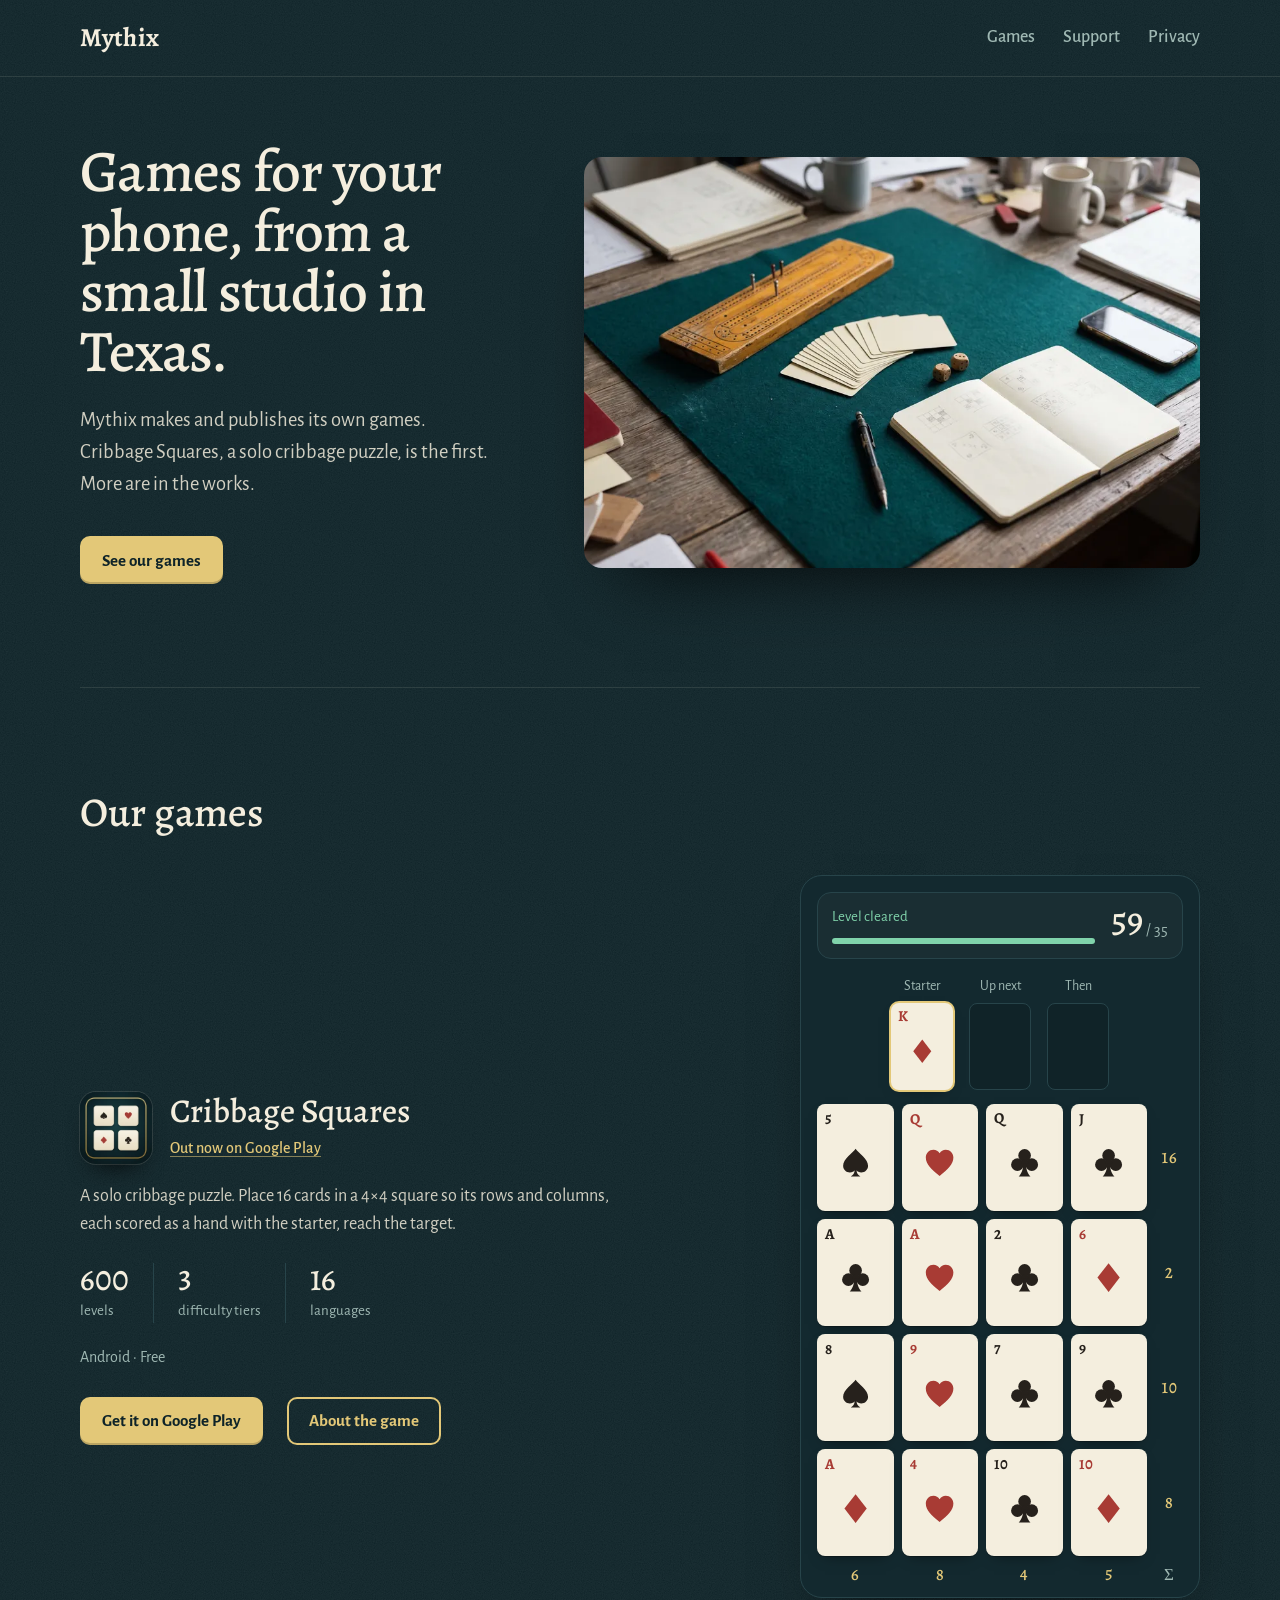
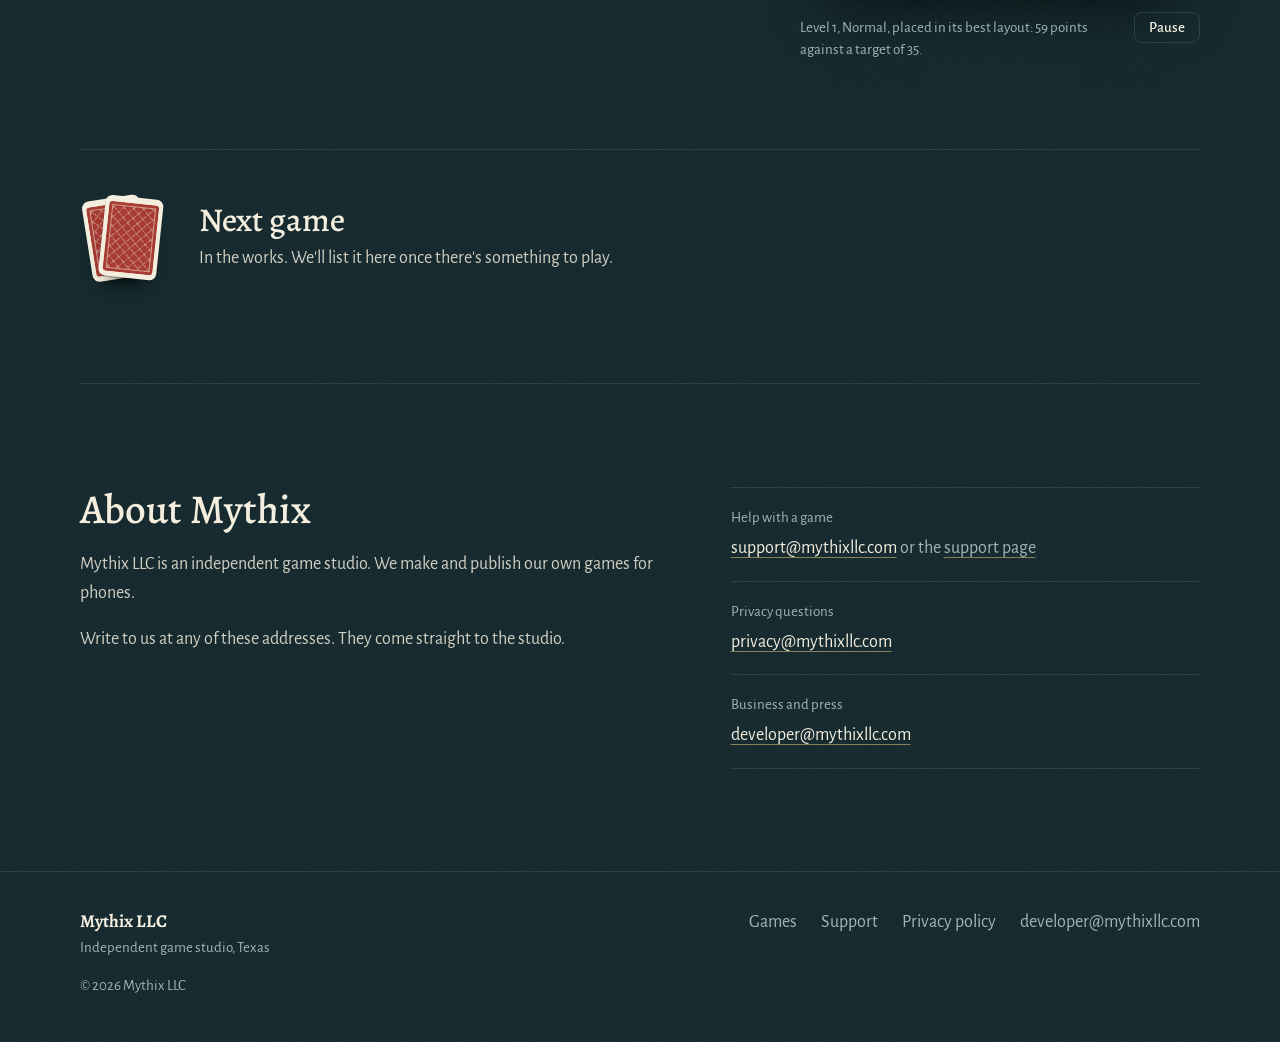
<file: index.html>
<!DOCTYPE html><html lang="en"><head><meta charSet="utf-8"/><meta name="viewport" content="width=device-width, initial-scale=1"/><link rel="preload" as="image" imageSrcSet="/images/studio-table-960.webp 960w, /images/studio-table-1600.webp 1600w" imageSizes="(max-width: 900px) calc(100vw - 32px), 660px" fetchPriority="high"/><link rel="preload" href="/images/cribbage-squares-icon.webp" as="image"/><link rel="stylesheet" href="/_next/static/css/index.hYX3K_jm.css" data-rsc-css-href="/_next/static/css/index.hYX3K_jm.css" data-precedence="vite-rsc/importer-resources"/><link rel="modulepreload" fetchPriority="low" href="/_next/static/chunks/index-lDL4S2oF.js"/><script src="/_next/static/chunks/rolldown-runtime-C60lm6uB.js" type="module" async=""></script><script src="/_next/static/chunks/framework-BgSIrAUN.js" type="module" async=""></script><link rel="modulepreload" href="/_next/static/chunks/layout-segment-context-DxsmDVUG.js" crossorigin=""/><link rel="modulepreload" href="/_next/static/chunks/DemoTable-2tsyTg3a.js" crossorigin=""/><title>Mythix LLC — independent game studio</title><meta name="description" content="Mythix LLC is a small independent game studio in Texas making games for phones. Our first game, Cribbage Squares, is out now on Google Play."/><meta property="og:title" content="Mythix LLC, an independent game studio"/><meta property="og:description" content="Games for your phone from a small studio in Texas. The first, Cribbage Squares, is out now on Google Play."/><meta property="og:url" content="https://mythixllc.com"/><meta property="og:site_name" content="Mythix LLC"/><meta property="og:type" content="website"/><meta property="og:image" content="https://mythixllc.com/og-studio.png"/><meta property="og:image:width" content="1200"/><meta property="og:image:height" content="630"/><meta property="og:image:alt" content="The Mythix wordmark over a worktable with a cribbage board and cards"/><meta name="twitter:card" content="summary_large_image"/><meta name="twitter:title" content="Mythix LLC, an independent game studio"/><meta name="twitter:description" content="Games for your phone from a small studio in Texas. The first, Cribbage Squares, is out now on Google Play."/><meta name="twitter:image" content="https://mythixllc.com/og-studio.png"/><link rel="shortcut icon" href="/favicon.svg"/><link rel="icon" href="/favicon.svg"/><script>Object.assign(((self[Symbol.for("vinext.navigationRuntime")]??={bootstrap:{routeManifest:null},functions:{}}).bootstrap.rsc??={rsc:[]}),{params:{},nav:{"pathname":"/","searchParams":[]}})</script><link rel="modulepreload" href="/_next/static/chunks/index-lDL4S2oF.js" />
</head><body><svg width="0" height="0" style="position:absolute" aria-hidden="true" focusable="false"><defs><symbol id="suit-S" viewBox="0 0 24 24"><path d="M12 2.5C10 5.6 3.5 9.4 3.5 14.1c0 2.7 2.1 4.6 4.6 4.6 1.5 0 2.7-.6 3.3-1.5-.2 1.9-1 3.3-2.7 4.3h6.6c-1.7-1-2.5-2.4-2.7-4.3.6.9 1.8 1.5 3.3 1.5 2.5 0 4.6-1.9 4.6-4.6 0-4.7-6.5-8.5-8.5-11.6z"></path></symbol><symbol id="suit-H" viewBox="0 0 24 24"><path d="M12 21.2C6.4 16.6 2.6 13.2 2.6 8.6c0-3 2.3-5.3 5.2-5.3 1.8 0 3.3.9 4.2 2.4.9-1.5 2.4-2.4 4.2-2.4 2.9 0 5.2 2.3 5.2 5.3 0 4.6-3.8 8-9.4 12.6z"></path></symbol><symbol id="suit-D" viewBox="0 0 24 24"><path d="M12 2.2 19.6 12 12 21.8 4.4 12z"></path></symbol><symbol id="suit-C" viewBox="0 0 24 24"><circle cx="12" cy="7.1" r="4.3"></circle><circle cx="7.1" cy="13.4" r="4.3"></circle><circle cx="16.9" cy="13.4" r="4.3"></circle><circle cx="12" cy="12.2" r="2.4"></circle><path d="M11 12.5h2c0 4.1.8 6.7 3 9H8c2.2-2.3 3-4.9 3-9z"></path></symbol></defs></svg><div class="site-shell"><header class="site-header"><div class="wrap header-inner"><a class="wordmark" href="/" aria-label="Mythix LLC home">Mythix</a><nav aria-label="Primary"><a href="/games">Games</a><a href="/support">Support</a><a href="/privacy">Privacy</a></nav></div></header><main><section class="studio-hero wrap" aria-labelledby="hero-title"><div class="studio-hero-copy"><h1 id="hero-title">Games for your phone, from a small studio in Texas.</h1><p class="lede">Mythix makes and publishes its own games. Cribbage Squares, a solo cribbage puzzle, is the first. More are in the works.</p><div class="actions"><a class="btn" href="#games">See our games</a></div></div><figure class="studio-photo"><img src="/images/studio-table-1600.webp" srcSet="/images/studio-table-960.webp 960w, /images/studio-table-1600.webp 1600w" sizes="(max-width: 900px) calc(100vw - 32px), 660px" alt="A worktable with a wooden cribbage board, playing cards, dice and notebooks of grid sketches" width="1600" height="1073" fetchPriority="high"/></figure></section><section class="section wrap" id="games" aria-labelledby="games-title"><div class="section-intro"><h2 id="games-title">Our games</h2></div><article class="feature-game"><div class="feature-copy"><div class="game-id"><img class="app-icon" src="/images/cribbage-squares-icon.webp" alt="" width="192" height="192"/><div><h3 class="game-title"><a href="/games/cribbage-squares">Cribbage Squares</a></h3><p class="game-status"><a href="https://play.google.com/store/apps/details?id=com.mythixllc.cribbagesquares">Out now on Google Play</a></p></div></div><p>A solo cribbage puzzle. Place 16 cards in a 4×4 square so its rows and columns, each scored as a hand with the starter, reach the target.</p><ul class="quick-facts"><li><strong>600</strong> <!-- -->levels</li><li><strong>3</strong> <!-- -->difficulty tiers</li><li><strong>16</strong> <!-- -->languages</li></ul><p class="note">Android · Free</p><div class="actions"><a class="btn" href="https://play.google.com/store/apps/details?id=com.mythixllc.cribbagesquares">Get it on Google Play</a><a class="btn btn-quiet" href="/games/cribbage-squares">About the game</a></div></div><figure class="table is-cleared"><div class="board" aria-hidden="true"><div class="board-head"><p class="board-status">Level cleared</p><p class="board-score"><span>59</span> / <!-- -->35</p><span class="board-meter"><i style="width:100%"></i></span></div><div class="board-queue"><div class="slot"><span>Starter</span><span class="card is-red is-starter" aria-hidden="true"><b>K</b><svg viewBox="0 0 24 24" focusable="false"><use href="#suit-D"></use></svg></span></div><div class="slot"><span>Up next</span><span class="cell"></span></div><div class="slot"><span>Then</span><span class="cell"></span></div></div><div class="board-grid"><div class="board-row"><span class="cell"><span class="card" aria-hidden="true"><b>5</b><svg viewBox="0 0 24 24" focusable="false"><use href="#suit-S"></use></svg></span></span><span class="cell"><span class="card is-red" aria-hidden="true"><b>Q</b><svg viewBox="0 0 24 24" focusable="false"><use href="#suit-H"></use></svg></span></span><span class="cell"><span class="card" aria-hidden="true"><b>Q</b><svg viewBox="0 0 24 24" focusable="false"><use href="#suit-C"></use></svg></span></span><span class="cell"><span class="card" aria-hidden="true"><b>J</b><svg viewBox="0 0 24 24" focusable="false"><use href="#suit-C"></use></svg></span></span><span class="line-score">16</span></div><div class="board-row"><span class="cell"><span class="card" aria-hidden="true"><b>A</b><svg viewBox="0 0 24 24" focusable="false"><use href="#suit-C"></use></svg></span></span><span class="cell"><span class="card is-red" aria-hidden="true"><b>A</b><svg viewBox="0 0 24 24" focusable="false"><use href="#suit-H"></use></svg></span></span><span class="cell"><span class="card" aria-hidden="true"><b>2</b><svg viewBox="0 0 24 24" focusable="false"><use href="#suit-C"></use></svg></span></span><span class="cell"><span class="card is-red" aria-hidden="true"><b>6</b><svg viewBox="0 0 24 24" focusable="false"><use href="#suit-D"></use></svg></span></span><span class="line-score">2</span></div><div class="board-row"><span class="cell"><span class="card" aria-hidden="true"><b>8</b><svg viewBox="0 0 24 24" focusable="false"><use href="#suit-S"></use></svg></span></span><span class="cell"><span class="card is-red" aria-hidden="true"><b>9</b><svg viewBox="0 0 24 24" focusable="false"><use href="#suit-H"></use></svg></span></span><span class="cell"><span class="card" aria-hidden="true"><b>7</b><svg viewBox="0 0 24 24" focusable="false"><use href="#suit-C"></use></svg></span></span><span class="cell"><span class="card" aria-hidden="true"><b>9</b><svg viewBox="0 0 24 24" focusable="false"><use href="#suit-C"></use></svg></span></span><span class="line-score">10</span></div><div class="board-row"><span class="cell"><span class="card is-red" aria-hidden="true"><b>A</b><svg viewBox="0 0 24 24" focusable="false"><use href="#suit-D"></use></svg></span></span><span class="cell"><span class="card is-red" aria-hidden="true"><b>4</b><svg viewBox="0 0 24 24" focusable="false"><use href="#suit-H"></use></svg></span></span><span class="cell"><span class="card" aria-hidden="true"><b>10</b><svg viewBox="0 0 24 24" focusable="false"><use href="#suit-C"></use></svg></span></span><span class="cell"><span class="card is-red" aria-hidden="true"><b>10</b><svg viewBox="0 0 24 24" focusable="false"><use href="#suit-D"></use></svg></span></span><span class="line-score">8</span></div><div class="board-row board-cols"><span class="line-score">6</span><span class="line-score">8</span><span class="line-score">4</span><span class="line-score">5</span><span class="line-score sigma">Σ</span></div></div></div><figcaption><span>Level 1, Normal<!-- -->, placed in its best layout: <!-- -->59<!-- --> points against a target of <!-- -->35<!-- -->.</span><button type="button" class="board-toggle" hidden="">Play</button></figcaption></figure></article><div class="next-strip"><span class="face-down" aria-hidden="true"><span class="card-back"></span><span class="card-back"></span></span><div><h3 class="game-title">Next game</h3><p>In the works. We&#x27;ll list it here once there&#x27;s something to play.</p></div></div></section><section class="section wrap studio" aria-labelledby="studio-title"><div class="studio-copy"><h2 id="studio-title">About Mythix</h2><p>Mythix LLC is an independent game studio. We make and publish our own games for phones.</p><p>Write to us at any of these addresses. They come straight to the studio.</p></div><dl class="contacts"><div><dt>Help with a game</dt><dd><a href="mailto:support@mythixllc.com">support@mythixllc.com</a><span> or the <a href="/support">support page</a></span></dd></div><div><dt>Privacy questions</dt><dd><a href="mailto:privacy@mythixllc.com">privacy@mythixllc.com</a></dd></div><div><dt>Business and press</dt><dd><a href="mailto:developer@mythixllc.com">developer@mythixllc.com</a></dd></div></dl></section></main><footer class="site-footer"><div class="wrap footer-inner"><div><p class="footer-name">Mythix LLC</p><p class="footer-tag">Independent game studio, Texas</p></div><nav aria-label="Footer"><a href="/games">Games</a><a href="/support">Support</a><a href="/privacy">Privacy policy</a><a href="mailto:developer@mythixllc.com">developer@mythixllc.com</a></nav><p class="footer-legal">© 2026 Mythix LLC</p></div></footer></div><script type="module" src="/_next/static/chunks/index-lDL4S2oF.js" id="_R_" async=""></script><script>((self[Symbol.for("vinext.navigationRuntime")]??={bootstrap:{routeManifest:null},functions:{}}).bootstrap.rsc??={rsc:[]}).rsc.push("2:I[\"8c0f216c4604\",[],\"Children\",1]\n")</script><script>((self[Symbol.for("vinext.navigationRuntime")]??={bootstrap:{routeManifest:null},functions:{}}).bootstrap.rsc??={rsc:[]}).rsc.push("3:I[\"593f344dc510\",[],\"GlobalErrorBoundary\",1]\n")</script><script>((self[Symbol.for("vinext.navigationRuntime")]??={bootstrap:{routeManifest:null},functions:{}}).bootstrap.rsc??={rsc:[]}).rsc.push("4:I[\"0b874ad30386\",[],\"default\",1]\n")</script><script>((self[Symbol.for("vinext.navigationRuntime")]??={bootstrap:{routeManifest:null},functions:{}}).bootstrap.rsc??={rsc:[]}).rsc.push("5:I[\"593f344dc510\",[],\"ErrorBoundary\",1]\n")</script><script>((self[Symbol.for("vinext.navigationRuntime")]??={bootstrap:{routeManifest:null},functions:{}}).bootstrap.rsc??={rsc:[]}).rsc.push("6:I[\"15c18cfaeeff\",[],\"LayoutSegmentProvider\",1]\n")</script><script>((self[Symbol.for("vinext.navigationRuntime")]??={bootstrap:{routeManifest:null},functions:{}}).bootstrap.rsc??={rsc:[]}).rsc.push("7:I[\"8c0f216c4604\",[],\"Slot\",1]\n")</script><script>((self[Symbol.for("vinext.navigationRuntime")]??={bootstrap:{routeManifest:null},functions:{}}).bootstrap.rsc??={rsc:[]}).rsc.push("8:I[\"9276801271d6\",[],\"AppRouterScrollTarget\",1]\n")</script><script>((self[Symbol.for("vinext.navigationRuntime")]??={bootstrap:{routeManifest:null},functions:{}}).bootstrap.rsc??={rsc:[]}).rsc.push("9:I[\"593f344dc510\",[],\"RedirectBoundary\",1]\n")</script><script>((self[Symbol.for("vinext.navigationRuntime")]??={bootstrap:{routeManifest:null},functions:{}}).bootstrap.rsc??={rsc:[]}).rsc.push(":HL[\"/_next/static/css/index.hYX3K_jm.css\",\"style\"     ]\n")</script><script>((self[Symbol.for("vinext.navigationRuntime")]??={bootstrap:{routeManifest:null},functions:{}}).bootstrap.rsc??={rsc:[]}).rsc.push("0:{\"__route\":\"route:/\",\"__interceptionContext\":null,\"__layoutIds\":[\"layout:/\"],\"__rootLayout\":\"/\",\"__sourcePage\":\"/page\",\"page:/\":\"$L1\",\"layout:/\":[[[[\"$\",\"link\",\"css:/_next/static/css/index.hYX3K_jm.css\",{\"rel\":\"stylesheet\",\"precedence\":\"vite-rsc/importer-resources\",\"href\":\"/_next/static/css/index.hYX3K_jm.css\",\"data-rsc-css-href\":\"/_next/static/css/index.hYX3K_jm.css\"}],\"$undefined\"],[\"$\",\"html\",null,{\"lang\":\"en\",\"children\":[\"$\",\"body\",null,{\"children\":[[\"$\",\"svg\",null,{\"width\":\"0\",\"height\":\"0\",\"style\":{\"position\":\"absolute\"},\"aria-hidden\":\"true\",\"focusable\":\"false\",\"children\":[\"$\",\"defs\",null,{\"children\":[[\"$\",\"symbol\",null,{\"id\":\"suit-S\",\"viewBox\":\"0 0 24 24\",\"children\":[\"$\",\"path\",null,{\"d\":\"M12 2.5C10 5.6 3.5 9.4 3.5 14.1c0 2.7 2.1 4.6 4.6 4.6 1.5 0 2.7-.6 3.3-1.5-.2 1.9-1 3.3-2.7 4.3h6.6c-1.7-1-2.5-2.4-2.7-4.3.6.9 1.8 1.5 3.3 1.5 2.5 0 4.6-1.9 4.6-4.6 0-4.7-6.5-8.5-8.5-11.6z\"}]}],[\"$\",\"symbol\",null,{\"id\":\"suit-H\",\"viewBox\":\"0 0 24 24\",\"children\":[\"$\",\"path\",null,{\"d\":\"M12 21.2C6.4 16.6 2.6 13.2 2.6 8.6c0-3 2.3-5.3 5.2-5.3 1.8 0 3.3.9 4.2 2.4.9-1.5 2.4-2.4 4.2-2.4 2.9 0 5.2 2.3 5.2 5.3 0 4.6-3.8 8-9.4 12.6z\"}]}],[\"$\",\"symbol\",null,{\"id\":\"suit-D\",\"viewBox\":\"0 0 24 24\",\"children\":[\"$\",\"path\",null,{\"d\":\"M12 2.2 19.6 12 12 21.8 4.4 12z\"}]}],[\"$\",\"symbol\",null,{\"id\":\"suit-C\",\"viewBox\":\"0 0 24 24\",\"children\":[[\"$\",\"circle\",null,{\"cx\":\"12\",\"cy\":\"7.1\",\"r\":\"4.3\"}],[\"$\",\"circle\",null,{\"cx\":\"7.1\",\"cy\":\"13.4\",\"r\":\"4.3\"}],[\"$\",\"circle\",null,{\"cx\":\"16.9\",\"cy\":\"13.4\",\"r\":\"4.3\"}],[\"$\",\"circle\",null,{\"cx\":\"12\",\"cy\":\"12.2\",\"r\":\"2.4\"}],[\"$\",\"path\",null,{\"d\":\"M11 12.5h2c0 4.1.8 6.7 3 9H8c2.2-2.3 3-4.9 3-9z\"}]]}]]}]}],[\"$\",\"$L2\",null,{}]]}]}]],null],\"route:/\":[[[\"$\",\"meta\",null,{\"charSet\":\"utf-8\"}],[[\"$\",\"title\",\"0\",{\"children\":\"Mythix LLC — independent game studio\"}],[\"$\",\"meta\",\"1\",{\"name\":\"description\",\"content\":\"Mythix LLC is a small independent game studio in Texas making games for phones. Our first game, Cribbage Squares, is out now on Google Play.\"}],[\"$\",\"meta\",\"2\",{\"property\":\"og:title\",\"content\":\"Mythix LLC, an independent game studio\"}],[\"$\",\"meta\",\"3\",{\"property\":\"og:description\",\"content\":\"Games for your phone from a small studio in Texas. The first, Cribbage Squares, is out now on Google Play.\"}],[\"$\",\"meta\",\"4\",{\"property\":\"og:url\",\"content\":\"https://mythixllc.com\"}],[\"$\",\"meta\",\"5\",{\"property\":\"og:site_name\",\"content\":\"Mythix LLC\"}],[\"$\",\"meta\",\"6\",{\"property\":\"og:type\",\"content\":\"website\"}],[\"$\",\"meta\",\"7\",{\"property\":\"og:image\",\"content\":\"https://mythixllc.com/og-studio.png\"}],[\"$\",\"meta\",\"8\",{\"property\":\"og:image:width\",\"content\":\"1200\"}],[\"$\",\"meta\",\"9\",{\"property\":\"og:image:height\",\"content\":\"630\"}],[\"$\",\"meta\",\"10\",{\"property\":\"og:image:alt\",\"content\":\"The Mythix wordmark over a worktable with a cribbage board and cards\"}],[\"$\",\"meta\",\"11\",{\"name\":\"twitter:card\",\"content\":\"summary_large_image\"}],[\"$\",\"meta\",\"12\",{\"name\":\"twitter:title\",\"content\":\"Mythix LLC, an independent game studio\"}],[\"$\",\"meta\",\"13\",{\"name\":\"twitter:description\",\"content\":\"Games for your phone from a small studio in Texas. The first, Cribbage Squares, is out now on Google Play.\"}],[\"$\",\"meta\",\"14\",{\"name\":\"twitter:image\",\"content\":\"https://mythixllc.com/og-studio.png\"}],[\"$\",\"link\",\"15\",{\"rel\":\"shortcut icon\",\"href\":\"/favicon.svg\"}],[\"$\",\"link\",\"16\",{\"rel\":\"icon\",\"href\":\"/favicon.svg\"}]],[[\"$\",\"meta\",\"0\",{\"name\":\"viewport\",\"content\":\"width=device-width, initial-scale=1\"}]]],[\"$\",\"$L3\",null,{\"fallback\":\"$4\",\"children\":[\"$\",\"$L5\",null,{\"fallback\":\"$4\",\"children\":[\"$\",\"$L6\",null,{\"providerId\":\"layout:/\",\"segmentMap\":{\"children\":[]},\"children\":[\"$\",\"$L7\",null,{\"id\":\"layout:/\",\"parallelSlots\":\"$undefined\",\"children\":[\"$\",\"$L8\",null,{\"children\":[\"$\",\"$L9\",null,{\"children\":[[\"$\",\"$L6\",null,{\"providerId\":\"page:/\",\"segmentMap\":{\"children\":[\"__PAGE__\"]},\"children\":[\"$\",\"$L7\",null,{\"id\":\"page:/\"}]}],null]}]}]}]}]}]}],null,null],\"__layoutFlags\":{\"layout:/\":\"s\"},\"__artifactCompatibility\":{\"schemaVersion\":1,\"graphVersion\":\"app-route-graph:1177fd80f83fa7b0\",\"deploymentVersion\":\"1c48e552-47da-4fcf-bfa2-403bf0a10bd4\",\"appElementsSchemaVersion\":1,\"rscPayloadSchemaVersion\":1,\"rootBoundaryId\":\"/\",\"renderEpoch\":null},\"__renderObservation\":{\"schemaVersion\":1,\"output\":{\"kind\":\"app-rsc\",\"mountedSlotsFingerprint\":null,\"renderEpoch\":null,\"rootBoundaryId\":\"/\",\"routeId\":\"route:/\"},\"completeness\":\"partial\",\"boundaryOutcome\":{\"kind\":\"unknown\"},\"requestApis\":[{\"kind\":\"connection\",\"status\":\"unknown\"},{\"kind\":\"cookies\",\"status\":\"unknown\"},{\"kind\":\"draftMode\",\"status\":\"unknown\"},{\"kind\":\"headers\",\"status\":\"observed\"},{\"kind\":\"params\",\"status\":\"unknown\"},{\"kind\":\"searchParams\",\"status\":\"unknown\"}],\"dynamicFetches\":[],\"cacheTags\":[\"/\",\"_N_T_/\",\"_N_T_/index\",\"_N_T_/layout\",\"_N_T_/page\"],\"pathTags\":[\"/\"],\"cacheability\":\"unknown\",\"downgrade\":{\"target\":\"freshRender\",\"reasons\":[{\"code\":\"CP_DOWNGRADE_CACHEABILITY_UNKNOWN\",\"target\":\"freshRender\"},{\"code\":\"CP_DOWNGRADE_INCOMPLETE_OBSERVATION\",\"completeness\":\"partial\",\"target\":\"freshRender\"},{\"code\":\"CP_DOWNGRADE_UNKNOWN_REQUEST_API\",\"requestApi\":\"connection\",\"target\":\"freshRender\"},{\"code\":\"CP_DOWNGRADE_UNKNOWN_REQUEST_API\",\"requestApi\":\"cookies\",\"target\":\"freshRender\"},{\"code\":\"CP_DOWNGRADE_UNKNOWN_REQUEST_API\",\"requestApi\":\"draftMode\",\"target\":\"freshRender\"},{\"code\":\"CP_DOWNGRADE_PRIVATE_REQUEST_API\",\"requestApi\":\"headers\",\"target\":\"private\"},{\"code\":\"CP_DOWNGRADE_UNKNOWN_REQUEST_API\",\"requestApi\":\"params\",\"target\":\"freshRender\"},{\"code\":\"CP_DOWNGRADE_UNKNOWN_REQUEST_API\",\"requestApi\":\"searchParams\",\"target\":\"freshRender\"}],\"fallback\":{\"kind\":\"breakerFallback\",\"code\":\"CP_PRIVATE_DYNAMIC_DOWNGRADE\",\"mode\":\"renderFresh\",\"scope\":\"affectedOutput\",\"fields\":{\"reasonCodes\":[\"CP_DOWNGRADE_CACHEABILITY_UNKNOWN\",\"CP_DOWNGRADE_INCOMPLETE_OBSERVATION\",\"CP_DOWNGRADE_UNKNOWN_REQUEST_API\",\"CP_DOWNGRADE_UNKNOWN_REQUEST_API\",\"CP_DOWNGRADE_UNKNOWN_REQUEST_API\",\"CP_DOWNGRADE_PRIVATE_REQUEST_API\",\"CP_DOWNGRADE_UNKNOWN_REQUEST_API\",\"CP_DOWNGRADE_UNKNOWN_REQUEST_API\"],\"target\":\"freshRender\"}},\"isPublicCacheCandidate\":false}}}\n")</script><script>((self[Symbol.for("vinext.navigationRuntime")]??={bootstrap:{routeManifest:null},functions:{}}).bootstrap.rsc??={rsc:[]}).rsc.push("a:I[\"ed0313397743\",[],\"DemoTable\",1]\n")</script><script>((self[Symbol.for("vinext.navigationRuntime")]??={bootstrap:{routeManifest:null},functions:{}}).bootstrap.rsc??={rsc:[]}).rsc.push(":HL[\"/images/studio-table-1600.webp\",\"image\",{\"imageSrcSet\":\"/images/studio-table-960.webp 960w, /images/studio-table-1600.webp 1600w\",\"imageSizes\":\"(max-width: 900px) calc(100vw - 32px), 660px\",\"fetchPriority\":\"high\"}]\n")</script><script>((self[Symbol.for("vinext.navigationRuntime")]??={bootstrap:{routeManifest:null},functions:{}}).bootstrap.rsc??={rsc:[]}).rsc.push(":HL[\"/images/cribbage-squares-icon.webp\",\"image\"]\n")</script><script>((self[Symbol.for("vinext.navigationRuntime")]??={bootstrap:{routeManifest:null},functions:{}}).bootstrap.rsc??={rsc:[]}).rsc.push("1:[\"$\",\"div\",null,{\"className\":\"site-shell\",\"children\":[[\"$\",\"header\",null,{\"className\":\"site-header\",\"children\":[\"$\",\"div\",null,{\"className\":\"wrap header-inner\",\"children\":[[\"$\",\"a\",null,{\"className\":\"wordmark\",\"href\":\"/\",\"aria-label\":\"Mythix LLC home\",\"children\":\"Mythix\"}],[\"$\",\"nav\",null,{\"aria-label\":\"Primary\",\"children\":[[\"$\",\"a\",\"/games\",{\"href\":\"/games\",\"aria-current\":\"$undefined\",\"children\":\"Games\"}],[\"$\",\"a\",\"/support\",{\"href\":\"/support\",\"aria-current\":\"$undefined\",\"children\":\"Support\"}],[\"$\",\"a\",\"/privacy\",{\"href\":\"/privacy\",\"aria-current\":\"$undefined\",\"children\":\"Privacy\"}]]}]]}]}],[\"$\",\"main\",null,{\"children\":[[\"$\",\"section\",null,{\"className\":\"studio-hero wrap\",\"aria-labelledby\":\"hero-title\",\"children\":[[\"$\",\"div\",null,{\"className\":\"studio-hero-copy\",\"children\":[[\"$\",\"h1\",null,{\"id\":\"hero-title\",\"children\":\"Games for your phone, from a small studio in Texas.\"}],[\"$\",\"p\",null,{\"className\":\"lede\",\"children\":\"Mythix makes and publishes its own games. Cribbage Squares, a solo cribbage puzzle, is the first. More are in the works.\"}],[\"$\",\"div\",null,{\"className\":\"actions\",\"children\":[\"$\",\"a\",null,{\"className\":\"btn\",\"href\":\"#games\",\"children\":\"See our games\"}]}]]}],[\"$\",\"figure\",null,{\"className\":\"studio-photo\",\"children\":[\"$\",\"img\",null,{\"src\":\"/images/studio-table-1600.webp\",\"srcSet\":\"/images/studio-table-960.webp 960w, /images/studio-table-1600.webp 1600w\",\"sizes\":\"(max-width: 900px) calc(100vw - 32px), 660px\",\"alt\":\"A worktable with a wooden cribbage board, playing cards, dice and notebooks of grid sketches\",\"width\":1600,\"height\":1073,\"fetchPriority\":\"high\"}]}]]}],[\"$\",\"section\",null,{\"className\":\"section wrap\",\"id\":\"games\",\"aria-labelledby\":\"games-title\",\"children\":[[\"$\",\"div\",null,{\"className\":\"section-intro\",\"children\":[\"$\",\"h2\",null,{\"id\":\"games-title\",\"children\":\"Our games\"}]}],[\"$\",\"article\",null,{\"className\":\"feature-game\",\"children\":[[\"$\",\"div\",null,{\"className\":\"feature-copy\",\"children\":[[\"$\",\"div\",null,{\"className\":\"game-id\",\"children\":[[\"$\",\"img\",null,{\"className\":\"app-icon\",\"src\":\"/images/cribbage-squares-icon.webp\",\"alt\":\"\",\"width\":192,\"height\":192}],[\"$\",\"div\",null,{\"children\":[[\"$\",\"h3\",null,{\"className\":\"game-title\",\"children\":[\"$\",\"a\",null,{\"href\":\"/games/cribbage-squares\",\"children\":\"Cribbage Squares\"}]}],[\"$\",\"p\",null,{\"className\":\"game-status\",\"children\":[\"$\",\"a\",null,{\"href\":\"https://play.google.com/store/apps/details?id=com.mythixllc.cribbagesquares\",\"children\":\"Out now on Google Play\"}]}]]}]]}],[\"$\",\"p\",null,{\"children\":\"A solo cribbage puzzle. Place 16 cards in a 4×4 square so its rows and columns, each scored as a hand with the starter, reach the target.\"}],[\"$\",\"ul\",null,{\"className\":\"quick-facts\",\"children\":[[\"$\",\"li\",\"levels\",{\"children\":[[\"$\",\"strong\",null,{\"children\":\"600\"}],\" \",\"levels\"]}],[\"$\",\"li\",\"difficulty tiers\",{\"children\":[[\"$\",\"strong\",null,{\"children\":\"3\"}],\" \",\"difficulty tiers\"]}],[\"$\",\"li\",\"languages\",{\"children\":[[\"$\",\"strong\",null,{\"children\":\"16\"}],\" \",\"languages\"]}]]}],[\"$\",\"p\",null,{\"className\":\"note\",\"children\":\"Android · Free\"}],[\"$\",\"div\",null,{\"className\":\"actions\",\"children\":[[\"$\",\"a\",null,{\"className\":\"btn\",\"href\":\"https://play.google.com/store/apps/details?id=com.mythixllc.cribbagesquares\",\"children\":\"Get it on Google Play\"}],[\"$\",\"a\",null,{\"className\":\"btn btn-quiet\",\"href\":\"/games/cribbage-squares\",\"children\":\"About the game\"}]]}]]}],[\"$\",\"$La\",null,{}]]}],null,[\"$\",\"div\",null,{\"className\":\"next-strip\",\"children\":[[\"$\",\"span\",null,{\"className\":\"face-down\",\"aria-hidden\":\"true\",\"children\":[[\"$\",\"span\",null,{\"className\":\"card-back\"}],[\"$\",\"span\",null,{\"className\":\"card-back\"}]]}],[\"$\",\"div\",null,{\"children\":[[\"$\",\"h3\",null,{\"className\":\"game-title\",\"children\":\"Next game\"}],[\"$\",\"p\",null,{\"children\":\"In the works. We'll list it here once there's something to play.\"}]]}]]}]]}],[\"$\",\"section\",null,{\"className\":\"section wrap studio\",\"aria-labelledby\":\"studio-title\",\"children\":[[\"$\",\"div\",null,{\"className\":\"studio-copy\",\"children\":[[\"$\",\"h2\",null,{\"id\":\"studio-title\",\"children\":\"About Mythix\"}],[\"$\",\"p\",null,{\"children\":\"Mythix LLC is an independent game studio. We make and publish our own games for phones.\"}],[\"$\",\"p\",null,{\"children\":\"Write to us at any of these addresses. They come straight to the studio.\"}]]}],[\"$\",\"dl\",null,{\"className\":\"contacts\",\"children\":[[\"$\",\"div\",null,{\"children\":[[\"$\",\"dt\",null,{\"children\":\"Help with a game\"}],[\"$\",\"dd\",null,{\"children\":[[\"$\",\"a\",null,{\"href\":\"mailto:support@mythixllc.com\",\"children\":\"support@mythixllc.com\"}],[\"$\",\"span\",null,{\"children\":[\" or the \",[\"$\",\"a\",null,{\"href\":\"/support\",\"children\":\"support page\"}]]}]]}]]}],\"$Lb\",\"$Lc\"]}]]}]]}],\"$Ld\"]}]\n")</script><script>((self[Symbol.for("vinext.navigationRuntime")]??={bootstrap:{routeManifest:null},functions:{}}).bootstrap.rsc??={rsc:[]}).rsc.push("b:[\"$\",\"div\",null,{\"children\":[[\"$\",\"dt\",null,{\"children\":\"Privacy questions\"}],[\"$\",\"dd\",null,{\"children\":[\"$\",\"a\",null,{\"href\":\"mailto:privacy@mythixllc.com\",\"children\":\"privacy@mythixllc.com\"}]}]]}]\n")</script><script>((self[Symbol.for("vinext.navigationRuntime")]??={bootstrap:{routeManifest:null},functions:{}}).bootstrap.rsc??={rsc:[]}).rsc.push("c:[\"$\",\"div\",null,{\"children\":[[\"$\",\"dt\",null,{\"children\":\"Business and press\"}],[\"$\",\"dd\",null,{\"children\":[\"$\",\"a\",null,{\"href\":\"mailto:developer@mythixllc.com\",\"children\":\"developer@mythixllc.com\"}]}]]}]\n")</script><script>((self[Symbol.for("vinext.navigationRuntime")]??={bootstrap:{routeManifest:null},functions:{}}).bootstrap.rsc??={rsc:[]}).rsc.push("d:[\"$\",\"footer\",null,{\"className\":\"site-footer\",\"children\":[\"$\",\"div\",null,{\"className\":\"wrap footer-inner\",\"children\":[[\"$\",\"div\",null,{\"children\":[[\"$\",\"p\",null,{\"className\":\"footer-name\",\"children\":\"Mythix LLC\"}],[\"$\",\"p\",null,{\"className\":\"footer-tag\",\"children\":\"Independent game studio, Texas\"}]]}],[\"$\",\"nav\",null,{\"aria-label\":\"Footer\",\"children\":[[\"$\",\"a\",null,{\"href\":\"/games\",\"children\":\"Games\"}],[\"$\",\"a\",null,{\"href\":\"/support\",\"children\":\"Support\"}],[\"$\",\"a\",null,{\"href\":\"/privacy\",\"children\":\"Privacy policy\"}],[\"$\",\"a\",null,{\"href\":\"mailto:developer@mythixllc.com\",\"children\":\"developer@mythixllc.com\"}]]}],[\"$\",\"p\",null,{\"className\":\"footer-legal\",\"children\":\"© 2026 Mythix LLC\"}]]}]}]\n")</script><script>Object.assign(((self[Symbol.for("vinext.navigationRuntime")]??={bootstrap:{routeManifest:null},functions:{}}).bootstrap.rsc??={rsc:[]}),{"initialCacheKind":"dynamic"});((self[Symbol.for("vinext.navigationRuntime")]??={bootstrap:{routeManifest:null},functions:{}}).bootstrap.rsc??={rsc:[]}).done=true</script></body></html>
</file>
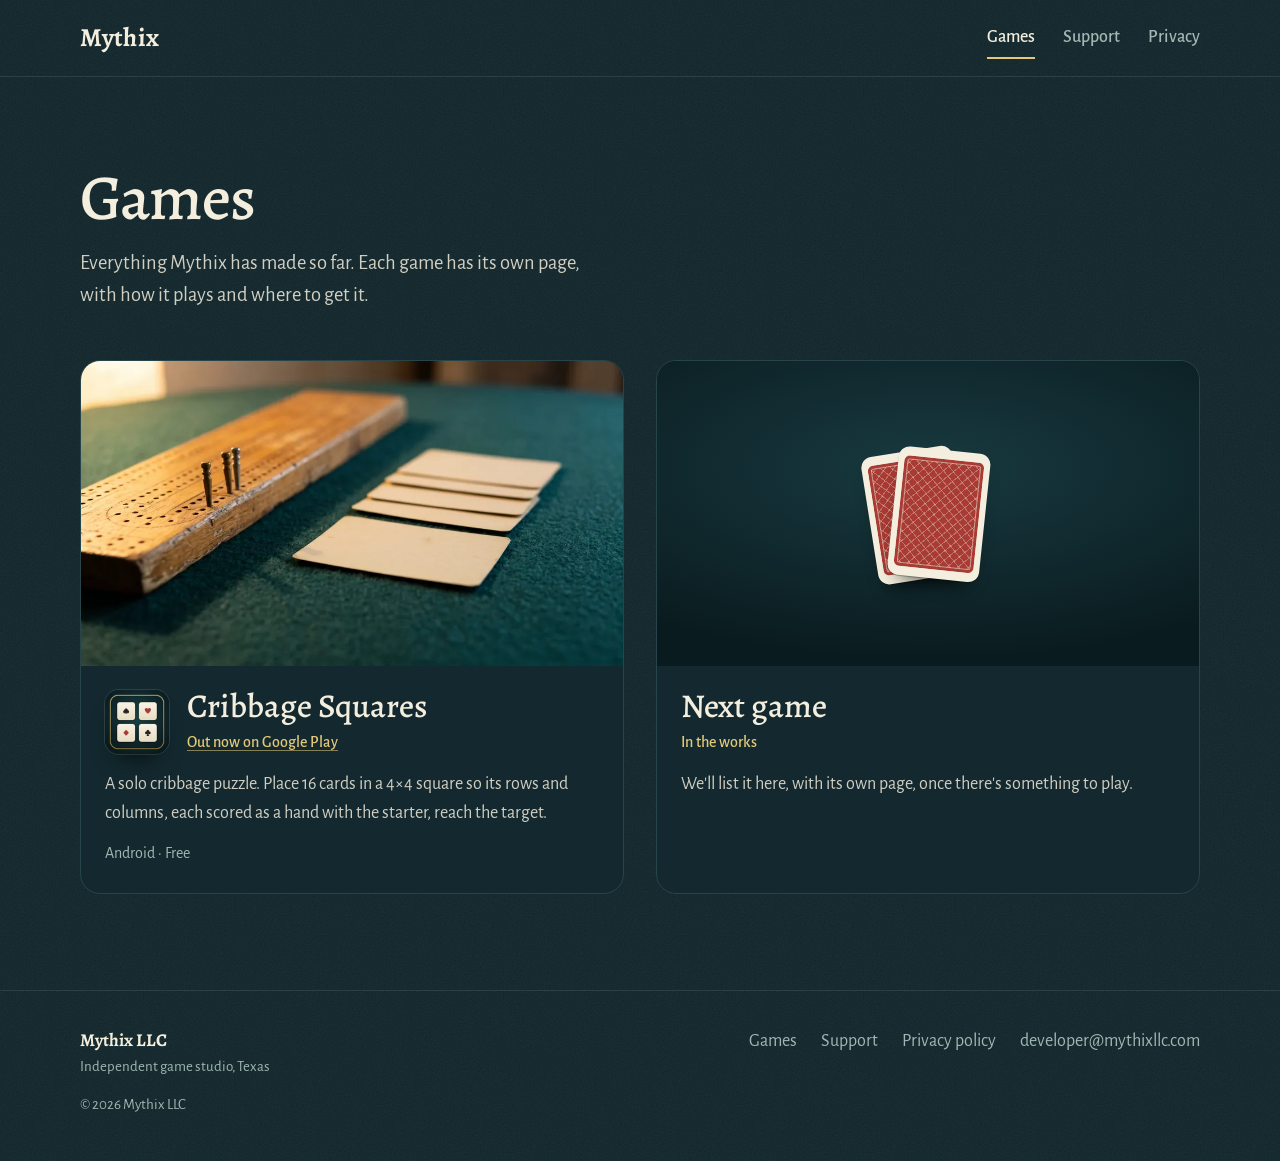
<file: games/index.html>
<!DOCTYPE html><html lang="en"><head><meta charSet="utf-8"/><meta name="viewport" content="width=device-width, initial-scale=1"/><link rel="preload" href="/images/cribbage-squares-icon.webp" as="image"/><link rel="stylesheet" href="/_next/static/css/index.hYX3K_jm.css" data-rsc-css-href="/_next/static/css/index.hYX3K_jm.css" data-precedence="vite-rsc/importer-resources"/><link rel="modulepreload" fetchPriority="low" href="/_next/static/chunks/index-lDL4S2oF.js"/><script src="/_next/static/chunks/rolldown-runtime-C60lm6uB.js" type="module" async=""></script><script src="/_next/static/chunks/framework-BgSIrAUN.js" type="module" async=""></script><link rel="modulepreload" href="/_next/static/chunks/layout-segment-context-DxsmDVUG.js" crossorigin=""/><title>Games | Mythix LLC</title><meta name="description" content="Games by Mythix LLC, starting with Cribbage Squares, a solo cribbage puzzle for Android."/><meta property="og:title" content="Mythix LLC, an independent game studio"/><meta property="og:description" content="Games for your phone from a small studio in Texas. The first, Cribbage Squares, is out now on Google Play."/><meta property="og:url" content="https://mythixllc.com"/><meta property="og:site_name" content="Mythix LLC"/><meta property="og:type" content="website"/><meta property="og:image" content="https://mythixllc.com/og-studio.png"/><meta property="og:image:width" content="1200"/><meta property="og:image:height" content="630"/><meta property="og:image:alt" content="The Mythix wordmark over a worktable with a cribbage board and cards"/><meta name="twitter:card" content="summary_large_image"/><meta name="twitter:title" content="Mythix LLC, an independent game studio"/><meta name="twitter:description" content="Games for your phone from a small studio in Texas. The first, Cribbage Squares, is out now on Google Play."/><meta name="twitter:image" content="https://mythixllc.com/og-studio.png"/><link rel="shortcut icon" href="/favicon.svg"/><link rel="icon" href="/favicon.svg"/><script>Object.assign(((self[Symbol.for("vinext.navigationRuntime")]??={bootstrap:{routeManifest:null},functions:{}}).bootstrap.rsc??={rsc:[]}),{params:{},nav:{"pathname":"/games","searchParams":[]}})</script><link rel="modulepreload" href="/_next/static/chunks/index-lDL4S2oF.js" />
</head><body><svg width="0" height="0" style="position:absolute" aria-hidden="true" focusable="false"><defs><symbol id="suit-S" viewBox="0 0 24 24"><path d="M12 2.5C10 5.6 3.5 9.4 3.5 14.1c0 2.7 2.1 4.6 4.6 4.6 1.5 0 2.7-.6 3.3-1.5-.2 1.9-1 3.3-2.7 4.3h6.6c-1.7-1-2.5-2.4-2.7-4.3.6.9 1.8 1.5 3.3 1.5 2.5 0 4.6-1.9 4.6-4.6 0-4.7-6.5-8.5-8.5-11.6z"></path></symbol><symbol id="suit-H" viewBox="0 0 24 24"><path d="M12 21.2C6.4 16.6 2.6 13.2 2.6 8.6c0-3 2.3-5.3 5.2-5.3 1.8 0 3.3.9 4.2 2.4.9-1.5 2.4-2.4 4.2-2.4 2.9 0 5.2 2.3 5.2 5.3 0 4.6-3.8 8-9.4 12.6z"></path></symbol><symbol id="suit-D" viewBox="0 0 24 24"><path d="M12 2.2 19.6 12 12 21.8 4.4 12z"></path></symbol><symbol id="suit-C" viewBox="0 0 24 24"><circle cx="12" cy="7.1" r="4.3"></circle><circle cx="7.1" cy="13.4" r="4.3"></circle><circle cx="16.9" cy="13.4" r="4.3"></circle><circle cx="12" cy="12.2" r="2.4"></circle><path d="M11 12.5h2c0 4.1.8 6.7 3 9H8c2.2-2.3 3-4.9 3-9z"></path></symbol></defs></svg><div class="site-shell"><header class="site-header"><div class="wrap header-inner"><a class="wordmark" href="/" aria-label="Mythix LLC home">Mythix</a><nav aria-label="Primary"><a href="/games" aria-current="page">Games</a><a href="/support">Support</a><a href="/privacy">Privacy</a></nav></div></header><main><section class="page-intro wrap"><h1>Games</h1><p class="lede">Everything Mythix has made so far. Each game has its own page, with how it plays and where to get it.</p></section><section class="wrap game-grid catalog" aria-label="Game list"><article class="game-card"><a class="game-card-cover" href="/games/cribbage-squares" tabindex="-1" aria-hidden="true"><img src="/images/cribbage-board-1600.webp" srcSet="/images/cribbage-board-960.webp 960w, /images/cribbage-board-1600.webp 1600w" sizes="(max-width: 760px) 100vw, 540px" alt="" width="1600" height="893" loading="lazy"/></a><div class="game-card-body"><div class="game-id"><img class="app-icon" src="/images/cribbage-squares-icon.webp" alt="" width="192" height="192"/><div><h2 class="game-title"><a href="/games/cribbage-squares">Cribbage Squares</a></h2><p class="game-status"><a href="https://play.google.com/store/apps/details?id=com.mythixllc.cribbagesquares">Out now on Google Play</a></p></div></div><p>A solo cribbage puzzle. Place 16 cards in a 4×4 square so its rows and columns, each scored as a hand with the starter, reach the target.</p><p class="note">Android · Free</p></div></article><article class="game-card is-next-game"><div class="game-card-cover"><span class="face-down" aria-hidden="true"><span class="card-back"></span><span class="card-back"></span></span></div><div class="game-card-body"><h2 class="game-title">Next game</h2><p class="game-status">In the works</p><p>We&#x27;ll list it here, with its own page, once there&#x27;s something to play.</p></div></article></section></main><footer class="site-footer"><div class="wrap footer-inner"><div><p class="footer-name">Mythix LLC</p><p class="footer-tag">Independent game studio, Texas</p></div><nav aria-label="Footer"><a href="/games">Games</a><a href="/support">Support</a><a href="/privacy">Privacy policy</a><a href="mailto:developer@mythixllc.com">developer@mythixllc.com</a></nav><p class="footer-legal">© 2026 Mythix LLC</p></div></footer></div><script type="module" src="/_next/static/chunks/index-lDL4S2oF.js" id="_R_" async=""></script><script>((self[Symbol.for("vinext.navigationRuntime")]??={bootstrap:{routeManifest:null},functions:{}}).bootstrap.rsc??={rsc:[]}).rsc.push("2:I[\"8c0f216c4604\",[],\"Children\",1]\n")</script><script>((self[Symbol.for("vinext.navigationRuntime")]??={bootstrap:{routeManifest:null},functions:{}}).bootstrap.rsc??={rsc:[]}).rsc.push("3:I[\"593f344dc510\",[],\"GlobalErrorBoundary\",1]\n")</script><script>((self[Symbol.for("vinext.navigationRuntime")]??={bootstrap:{routeManifest:null},functions:{}}).bootstrap.rsc??={rsc:[]}).rsc.push("4:I[\"0b874ad30386\",[],\"default\",1]\n")</script><script>((self[Symbol.for("vinext.navigationRuntime")]??={bootstrap:{routeManifest:null},functions:{}}).bootstrap.rsc??={rsc:[]}).rsc.push("5:I[\"593f344dc510\",[],\"ErrorBoundary\",1]\n")</script><script>((self[Symbol.for("vinext.navigationRuntime")]??={bootstrap:{routeManifest:null},functions:{}}).bootstrap.rsc??={rsc:[]}).rsc.push("6:I[\"15c18cfaeeff\",[],\"LayoutSegmentProvider\",1]\n")</script><script>((self[Symbol.for("vinext.navigationRuntime")]??={bootstrap:{routeManifest:null},functions:{}}).bootstrap.rsc??={rsc:[]}).rsc.push("7:I[\"8c0f216c4604\",[],\"Slot\",1]\n")</script><script>((self[Symbol.for("vinext.navigationRuntime")]??={bootstrap:{routeManifest:null},functions:{}}).bootstrap.rsc??={rsc:[]}).rsc.push("8:I[\"9276801271d6\",[],\"AppRouterScrollTarget\",1]\n")</script><script>((self[Symbol.for("vinext.navigationRuntime")]??={bootstrap:{routeManifest:null},functions:{}}).bootstrap.rsc??={rsc:[]}).rsc.push("9:I[\"593f344dc510\",[],\"RedirectBoundary\",1]\n")</script><script>((self[Symbol.for("vinext.navigationRuntime")]??={bootstrap:{routeManifest:null},functions:{}}).bootstrap.rsc??={rsc:[]}).rsc.push(":HL[\"/_next/static/css/index.hYX3K_jm.css\",\"style\"     ]\n")</script><script>((self[Symbol.for("vinext.navigationRuntime")]??={bootstrap:{routeManifest:null},functions:{}}).bootstrap.rsc??={rsc:[]}).rsc.push("0:{\"__route\":\"route:/games\",\"__interceptionContext\":null,\"__layoutIds\":[\"layout:/\"],\"__rootLayout\":\"/\",\"__sourcePage\":\"/games/page\",\"page:/games\":\"$L1\",\"layout:/\":[[[[\"$\",\"link\",\"css:/_next/static/css/index.hYX3K_jm.css\",{\"rel\":\"stylesheet\",\"precedence\":\"vite-rsc/importer-resources\",\"href\":\"/_next/static/css/index.hYX3K_jm.css\",\"data-rsc-css-href\":\"/_next/static/css/index.hYX3K_jm.css\"}],\"$undefined\"],[\"$\",\"html\",null,{\"lang\":\"en\",\"children\":[\"$\",\"body\",null,{\"children\":[[\"$\",\"svg\",null,{\"width\":\"0\",\"height\":\"0\",\"style\":{\"position\":\"absolute\"},\"aria-hidden\":\"true\",\"focusable\":\"false\",\"children\":[\"$\",\"defs\",null,{\"children\":[[\"$\",\"symbol\",null,{\"id\":\"suit-S\",\"viewBox\":\"0 0 24 24\",\"children\":[\"$\",\"path\",null,{\"d\":\"M12 2.5C10 5.6 3.5 9.4 3.5 14.1c0 2.7 2.1 4.6 4.6 4.6 1.5 0 2.7-.6 3.3-1.5-.2 1.9-1 3.3-2.7 4.3h6.6c-1.7-1-2.5-2.4-2.7-4.3.6.9 1.8 1.5 3.3 1.5 2.5 0 4.6-1.9 4.6-4.6 0-4.7-6.5-8.5-8.5-11.6z\"}]}],[\"$\",\"symbol\",null,{\"id\":\"suit-H\",\"viewBox\":\"0 0 24 24\",\"children\":[\"$\",\"path\",null,{\"d\":\"M12 21.2C6.4 16.6 2.6 13.2 2.6 8.6c0-3 2.3-5.3 5.2-5.3 1.8 0 3.3.9 4.2 2.4.9-1.5 2.4-2.4 4.2-2.4 2.9 0 5.2 2.3 5.2 5.3 0 4.6-3.8 8-9.4 12.6z\"}]}],[\"$\",\"symbol\",null,{\"id\":\"suit-D\",\"viewBox\":\"0 0 24 24\",\"children\":[\"$\",\"path\",null,{\"d\":\"M12 2.2 19.6 12 12 21.8 4.4 12z\"}]}],[\"$\",\"symbol\",null,{\"id\":\"suit-C\",\"viewBox\":\"0 0 24 24\",\"children\":[[\"$\",\"circle\",null,{\"cx\":\"12\",\"cy\":\"7.1\",\"r\":\"4.3\"}],[\"$\",\"circle\",null,{\"cx\":\"7.1\",\"cy\":\"13.4\",\"r\":\"4.3\"}],[\"$\",\"circle\",null,{\"cx\":\"16.9\",\"cy\":\"13.4\",\"r\":\"4.3\"}],[\"$\",\"circle\",null,{\"cx\":\"12\",\"cy\":\"12.2\",\"r\":\"2.4\"}],[\"$\",\"path\",null,{\"d\":\"M11 12.5h2c0 4.1.8 6.7 3 9H8c2.2-2.3 3-4.9 3-9z\"}]]}]]}]}],[\"$\",\"$L2\",null,{}]]}]}]],null],\"route:/games\":[[[\"$\",\"meta\",null,{\"charSet\":\"utf-8\"}],[[\"$\",\"title\",\"0\",{\"children\":\"Games | Mythix LLC\"}],[\"$\",\"meta\",\"1\",{\"name\":\"description\",\"content\":\"Games by Mythix LLC, starting with Cribbage Squares, a solo cribbage puzzle for Android.\"}],[\"$\",\"meta\",\"2\",{\"property\":\"og:title\",\"content\":\"Mythix LLC, an independent game studio\"}],[\"$\",\"meta\",\"3\",{\"property\":\"og:description\",\"content\":\"Games for your phone from a small studio in Texas. The first, Cribbage Squares, is out now on Google Play.\"}],[\"$\",\"meta\",\"4\",{\"property\":\"og:url\",\"content\":\"https://mythixllc.com\"}],[\"$\",\"meta\",\"5\",{\"property\":\"og:site_name\",\"content\":\"Mythix LLC\"}],[\"$\",\"meta\",\"6\",{\"property\":\"og:type\",\"content\":\"website\"}],[\"$\",\"meta\",\"7\",{\"property\":\"og:image\",\"content\":\"https://mythixllc.com/og-studio.png\"}],[\"$\",\"meta\",\"8\",{\"property\":\"og:image:width\",\"content\":\"1200\"}],[\"$\",\"meta\",\"9\",{\"property\":\"og:image:height\",\"content\":\"630\"}],[\"$\",\"meta\",\"10\",{\"property\":\"og:image:alt\",\"content\":\"The Mythix wordmark over a worktable with a cribbage board and cards\"}],[\"$\",\"meta\",\"11\",{\"name\":\"twitter:card\",\"content\":\"summary_large_image\"}],[\"$\",\"meta\",\"12\",{\"name\":\"twitter:title\",\"content\":\"Mythix LLC, an independent game studio\"}],[\"$\",\"meta\",\"13\",{\"name\":\"twitter:description\",\"content\":\"Games for your phone from a small studio in Texas. The first, Cribbage Squares, is out now on Google Play.\"}],[\"$\",\"meta\",\"14\",{\"name\":\"twitter:image\",\"content\":\"https://mythixllc.com/og-studio.png\"}],[\"$\",\"link\",\"15\",{\"rel\":\"shortcut icon\",\"href\":\"/favicon.svg\"}],[\"$\",\"link\",\"16\",{\"rel\":\"icon\",\"href\":\"/favicon.svg\"}]],[[\"$\",\"meta\",\"0\",{\"name\":\"viewport\",\"content\":\"width=device-width, initial-scale=1\"}]]],[\"$\",\"$L3\",null,{\"fallback\":\"$4\",\"children\":[\"$\",\"$L5\",null,{\"fallback\":\"$4\",\"children\":[\"$\",\"$L6\",null,{\"providerId\":\"layout:/\",\"segmentMap\":{\"children\":[\"games\"]},\"children\":[\"$\",\"$L7\",null,{\"id\":\"layout:/\",\"parallelSlots\":\"$undefined\",\"children\":[\"$\",\"$L8\",null,{\"children\":[\"$\",\"$L9\",null,{\"children\":[[\"$\",\"$L6\",null,{\"providerId\":\"page:/games\",\"segmentMap\":{\"children\":[\"__PAGE__\"]},\"children\":[\"$\",\"$L7\",null,{\"id\":\"page:/games\"}]}],null]}]}]}]}]}]}],null,null],\"__layoutFlags\":{\"layout:/\":\"s\"},\"__artifactCompatibility\":{\"schemaVersion\":1,\"graphVersion\":\"app-route-graph:7f51e1885e825828\",\"deploymentVersion\":\"1c48e552-47da-4fcf-bfa2-403bf0a10bd4\",\"appElementsSchemaVersion\":1,\"rscPayloadSchemaVersion\":1,\"rootBoundaryId\":\"/\",\"renderEpoch\":null},\"__renderObservation\":{\"schemaVersion\":1,\"output\":{\"kind\":\"app-rsc\",\"mountedSlotsFingerprint\":null,\"renderEpoch\":null,\"rootBoundaryId\":\"/\",\"routeId\":\"route:/games\"},\"completeness\":\"partial\",\"boundaryOutcome\":{\"kind\":\"unknown\"},\"requestApis\":[{\"kind\":\"connection\",\"status\":\"unknown\"},{\"kind\":\"cookies\",\"status\":\"unknown\"},{\"kind\":\"draftMode\",\"status\":\"unknown\"},{\"kind\":\"headers\",\"status\":\"observed\"},{\"kind\":\"params\",\"status\":\"unknown\"},{\"kind\":\"searchParams\",\"status\":\"unknown\"}],\"dynamicFetches\":[],\"cacheTags\":[\"/games\",\"_N_T_/games\",\"_N_T_/games/layout\",\"_N_T_/games/page\",\"_N_T_/layout\"],\"pathTags\":[\"/games\"],\"cacheability\":\"unknown\",\"downgrade\":{\"target\":\"freshRender\",\"reasons\":[{\"code\":\"CP_DOWNGRADE_CACHEABILITY_UNKNOWN\",\"target\":\"freshRender\"},{\"code\":\"CP_DOWNGRADE_INCOMPLETE_OBSERVATION\",\"completeness\":\"partial\",\"target\":\"freshRender\"},{\"code\":\"CP_DOWNGRADE_UNKNOWN_REQUEST_API\",\"requestApi\":\"connection\",\"target\":\"freshRender\"},{\"code\":\"CP_DOWNGRADE_UNKNOWN_REQUEST_API\",\"requestApi\":\"cookies\",\"target\":\"freshRender\"},{\"code\":\"CP_DOWNGRADE_UNKNOWN_REQUEST_API\",\"requestApi\":\"draftMode\",\"target\":\"freshRender\"},{\"code\":\"CP_DOWNGRADE_PRIVATE_REQUEST_API\",\"requestApi\":\"headers\",\"target\":\"private\"},{\"code\":\"CP_DOWNGRADE_UNKNOWN_REQUEST_API\",\"requestApi\":\"params\",\"target\":\"freshRender\"},{\"code\":\"CP_DOWNGRADE_UNKNOWN_REQUEST_API\",\"requestApi\":\"searchParams\",\"target\":\"freshRender\"}],\"fallback\":{\"kind\":\"breakerFallback\",\"code\":\"CP_PRIVATE_DYNAMIC_DOWNGRADE\",\"mode\":\"renderFresh\",\"scope\":\"affectedOutput\",\"fields\":{\"reasonCodes\":[\"CP_DOWNGRADE_CACHEABILITY_UNKNOWN\",\"CP_DOWNGRADE_INCOMPLETE_OBSERVATION\",\"CP_DOWNGRADE_UNKNOWN_REQUEST_API\",\"CP_DOWNGRADE_UNKNOWN_REQUEST_API\",\"CP_DOWNGRADE_UNKNOWN_REQUEST_API\",\"CP_DOWNGRADE_PRIVATE_REQUEST_API\",\"CP_DOWNGRADE_UNKNOWN_REQUEST_API\",\"CP_DOWNGRADE_UNKNOWN_REQUEST_API\"],\"target\":\"freshRender\"}},\"isPublicCacheCandidate\":false}}}\n")</script><script>((self[Symbol.for("vinext.navigationRuntime")]??={bootstrap:{routeManifest:null},functions:{}}).bootstrap.rsc??={rsc:[]}).rsc.push(":HL[\"/images/cribbage-squares-icon.webp\",\"image\"]\n")</script><script>((self[Symbol.for("vinext.navigationRuntime")]??={bootstrap:{routeManifest:null},functions:{}}).bootstrap.rsc??={rsc:[]}).rsc.push("1:[\"$\",\"div\",null,{\"className\":\"site-shell\",\"children\":[[\"$\",\"header\",null,{\"className\":\"site-header\",\"children\":[\"$\",\"div\",null,{\"className\":\"wrap header-inner\",\"children\":[[\"$\",\"a\",null,{\"className\":\"wordmark\",\"href\":\"/\",\"aria-label\":\"Mythix LLC home\",\"children\":\"Mythix\"}],[\"$\",\"nav\",null,{\"aria-label\":\"Primary\",\"children\":[[\"$\",\"a\",\"/games\",{\"href\":\"/games\",\"aria-current\":\"page\",\"children\":\"Games\"}],[\"$\",\"a\",\"/support\",{\"href\":\"/support\",\"aria-current\":\"$undefined\",\"children\":\"Support\"}],[\"$\",\"a\",\"/privacy\",{\"href\":\"/privacy\",\"aria-current\":\"$undefined\",\"children\":\"Privacy\"}]]}]]}]}],[\"$\",\"main\",null,{\"children\":[[\"$\",\"section\",null,{\"className\":\"page-intro wrap\",\"children\":[[\"$\",\"h1\",null,{\"children\":\"Games\"}],[\"$\",\"p\",null,{\"className\":\"lede\",\"children\":\"Everything Mythix has made so far. Each game has its own page, with how it plays and where to get it.\"}]]}],[\"$\",\"section\",null,{\"className\":\"wrap game-grid catalog\",\"aria-label\":\"Game list\",\"children\":[[[\"$\",\"article\",\"cribbage-squares\",{\"className\":\"game-card\",\"children\":[[\"$\",\"a\",null,{\"className\":\"game-card-cover\",\"href\":\"/games/cribbage-squares\",\"tabIndex\":-1,\"aria-hidden\":\"true\",\"children\":[\"$\",\"img\",null,{\"src\":\"/images/cribbage-board-1600.webp\",\"srcSet\":\"/images/cribbage-board-960.webp 960w, /images/cribbage-board-1600.webp 1600w\",\"sizes\":\"(max-width: 760px) 100vw, 540px\",\"alt\":\"\",\"width\":1600,\"height\":893,\"loading\":\"lazy\"}]}],[\"$\",\"div\",null,{\"className\":\"game-card-body\",\"children\":[[\"$\",\"div\",null,{\"className\":\"game-id\",\"children\":[[\"$\",\"img\",null,{\"className\":\"app-icon\",\"src\":\"/images/cribbage-squares-icon.webp\",\"alt\":\"\",\"width\":192,\"height\":192}],[\"$\",\"div\",null,{\"children\":[[\"$\",\"h2\",null,{\"className\":\"game-title\",\"children\":[\"$\",\"a\",null,{\"href\":\"/games/cribbage-squares\",\"children\":\"Cribbage Squares\"}]}],[\"$\",\"p\",null,{\"className\":\"game-status\",\"children\":[\"$\",\"a\",null,{\"href\":\"https://play.google.com/store/apps/details?id=com.mythixllc.cribbagesquares\",\"children\":\"Out now on Google Play\"}]}]]}]]}],[\"$\",\"p\",null,{\"children\":\"A solo cribbage puzzle. Place 16 cards in a 4×4 square so its rows and columns, each scored as a hand with the starter, reach the target.\"}],[\"$\",\"p\",null,{\"className\":\"note\",\"children\":\"Android · Free\"}]]}]]}]],[\"$\",\"article\",null,{\"className\":\"game-card is-next-game\",\"children\":[[\"$\",\"div\",null,{\"className\":\"game-card-cover\",\"children\":[\"$\",\"span\",null,{\"className\":\"face-down\",\"aria-hidden\":\"true\",\"children\":[[\"$\",\"span\",null,{\"className\":\"card-back\"}],[\"$\",\"span\",null,{\"className\":\"card-back\"}]]}]}],[\"$\",\"div\",null,{\"className\":\"game-card-body\",\"children\":[[\"$\",\"h2\",null,{\"className\":\"game-title\",\"children\":\"Next game\"}],[\"$\",\"p\",null,{\"className\":\"game-status\",\"children\":\"In the works\"}],[\"$\",\"p\",null,{\"children\":\"We'll list it here, with its own page, once there's something to play.\"}]]}]]}]]}]]}],[\"$\",\"footer\",null,{\"className\":\"site-footer\",\"children\":[\"$\",\"div\",null,{\"className\":\"wrap footer-inner\",\"children\":[[\"$\",\"div\",null,{\"children\":[[\"$\",\"p\",null,{\"className\":\"footer-name\",\"children\":\"Mythix LLC\"}],[\"$\",\"p\",null,{\"className\":\"footer-tag\",\"children\":\"Independent game studio, Texas\"}]]}],[\"$\",\"nav\",null,{\"aria-label\":\"Footer\",\"children\":[[\"$\",\"a\",null,{\"href\":\"/games\",\"children\":\"Games\"}],[\"$\",\"a\",null,{\"href\":\"/support\",\"children\":\"Support\"}],[\"$\",\"a\",null,{\"href\":\"/privacy\",\"children\":\"Privacy policy\"}],[\"$\",\"a\",null,{\"href\":\"mailto:developer@mythixllc.com\",\"children\":\"developer@mythixllc.com\"}]]}],[\"$\",\"p\",null,{\"className\":\"footer-legal\",\"children\":\"© 2026 Mythix LLC\"}]]}]}]]}]\n")</script><script>Object.assign(((self[Symbol.for("vinext.navigationRuntime")]??={bootstrap:{routeManifest:null},functions:{}}).bootstrap.rsc??={rsc:[]}),{"initialCacheKind":"dynamic"});((self[Symbol.for("vinext.navigationRuntime")]??={bootstrap:{routeManifest:null},functions:{}}).bootstrap.rsc??={rsc:[]}).done=true</script></body></html>
</file>
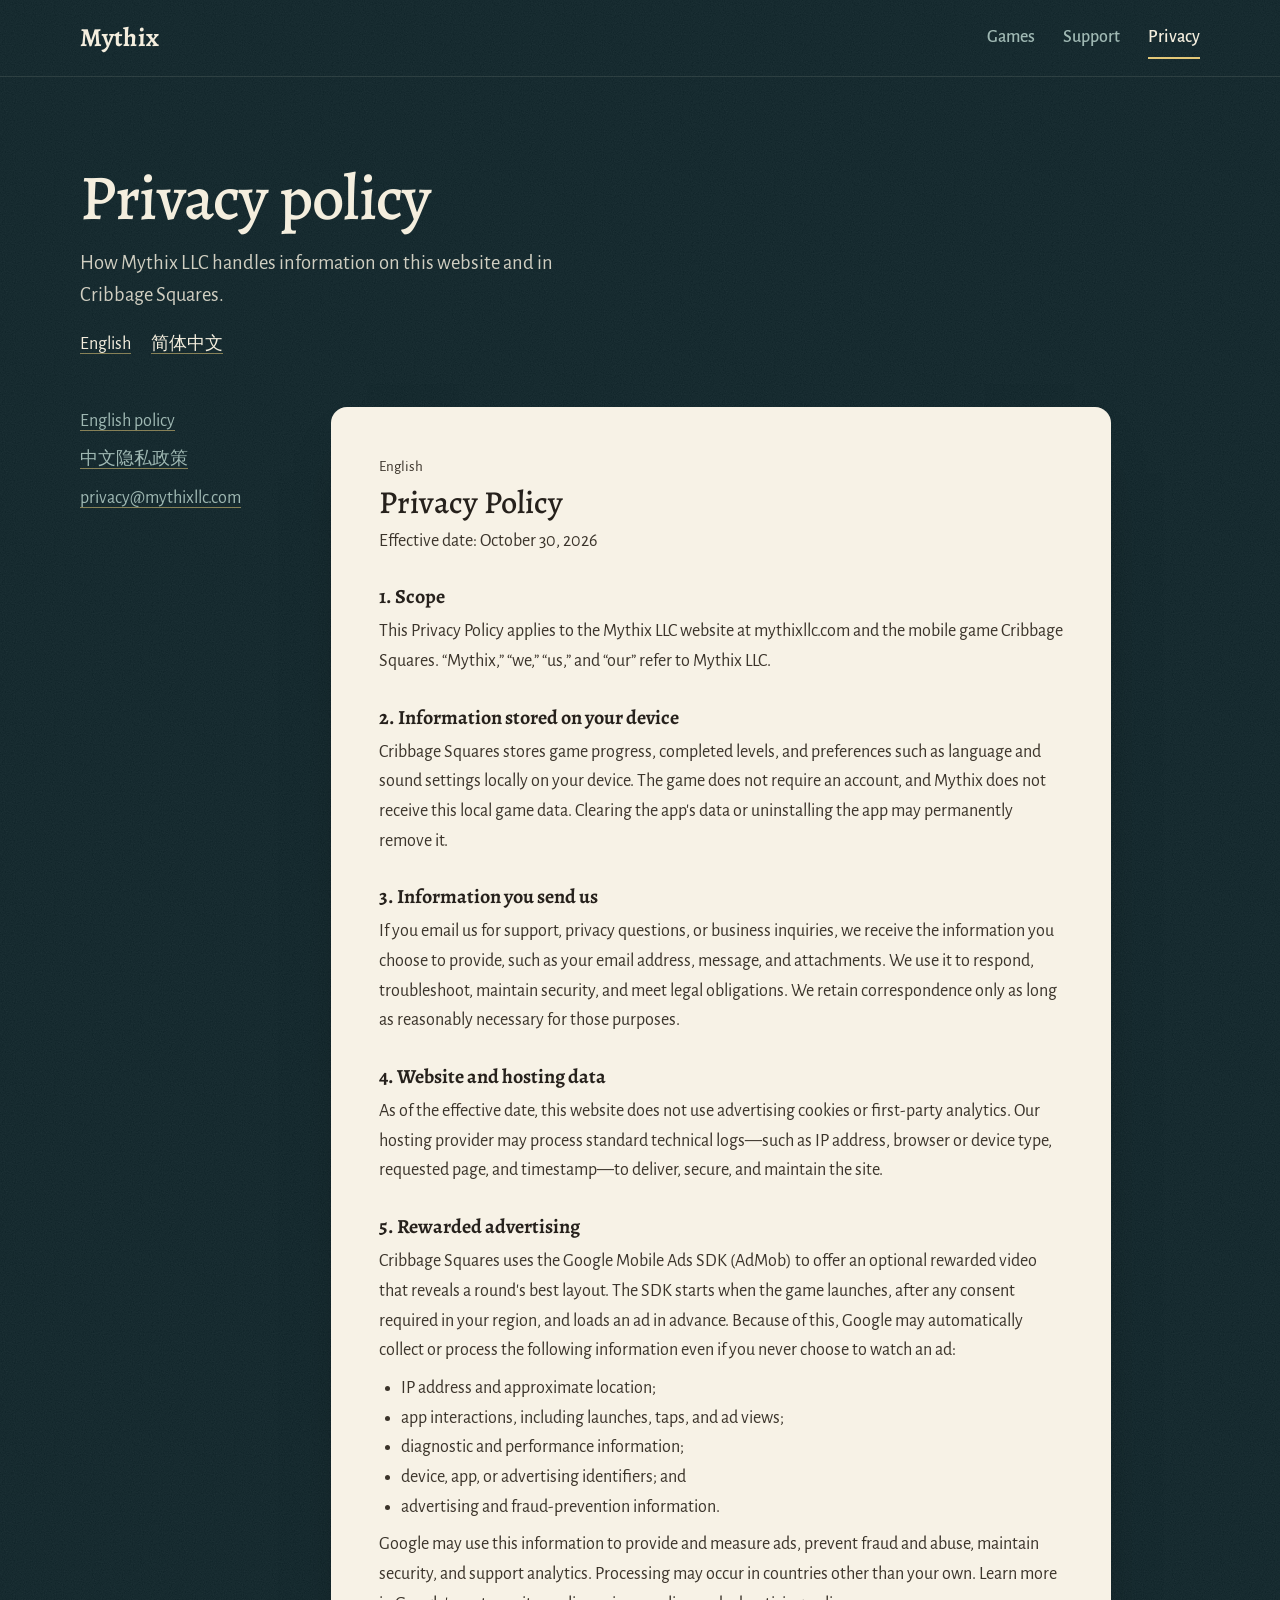
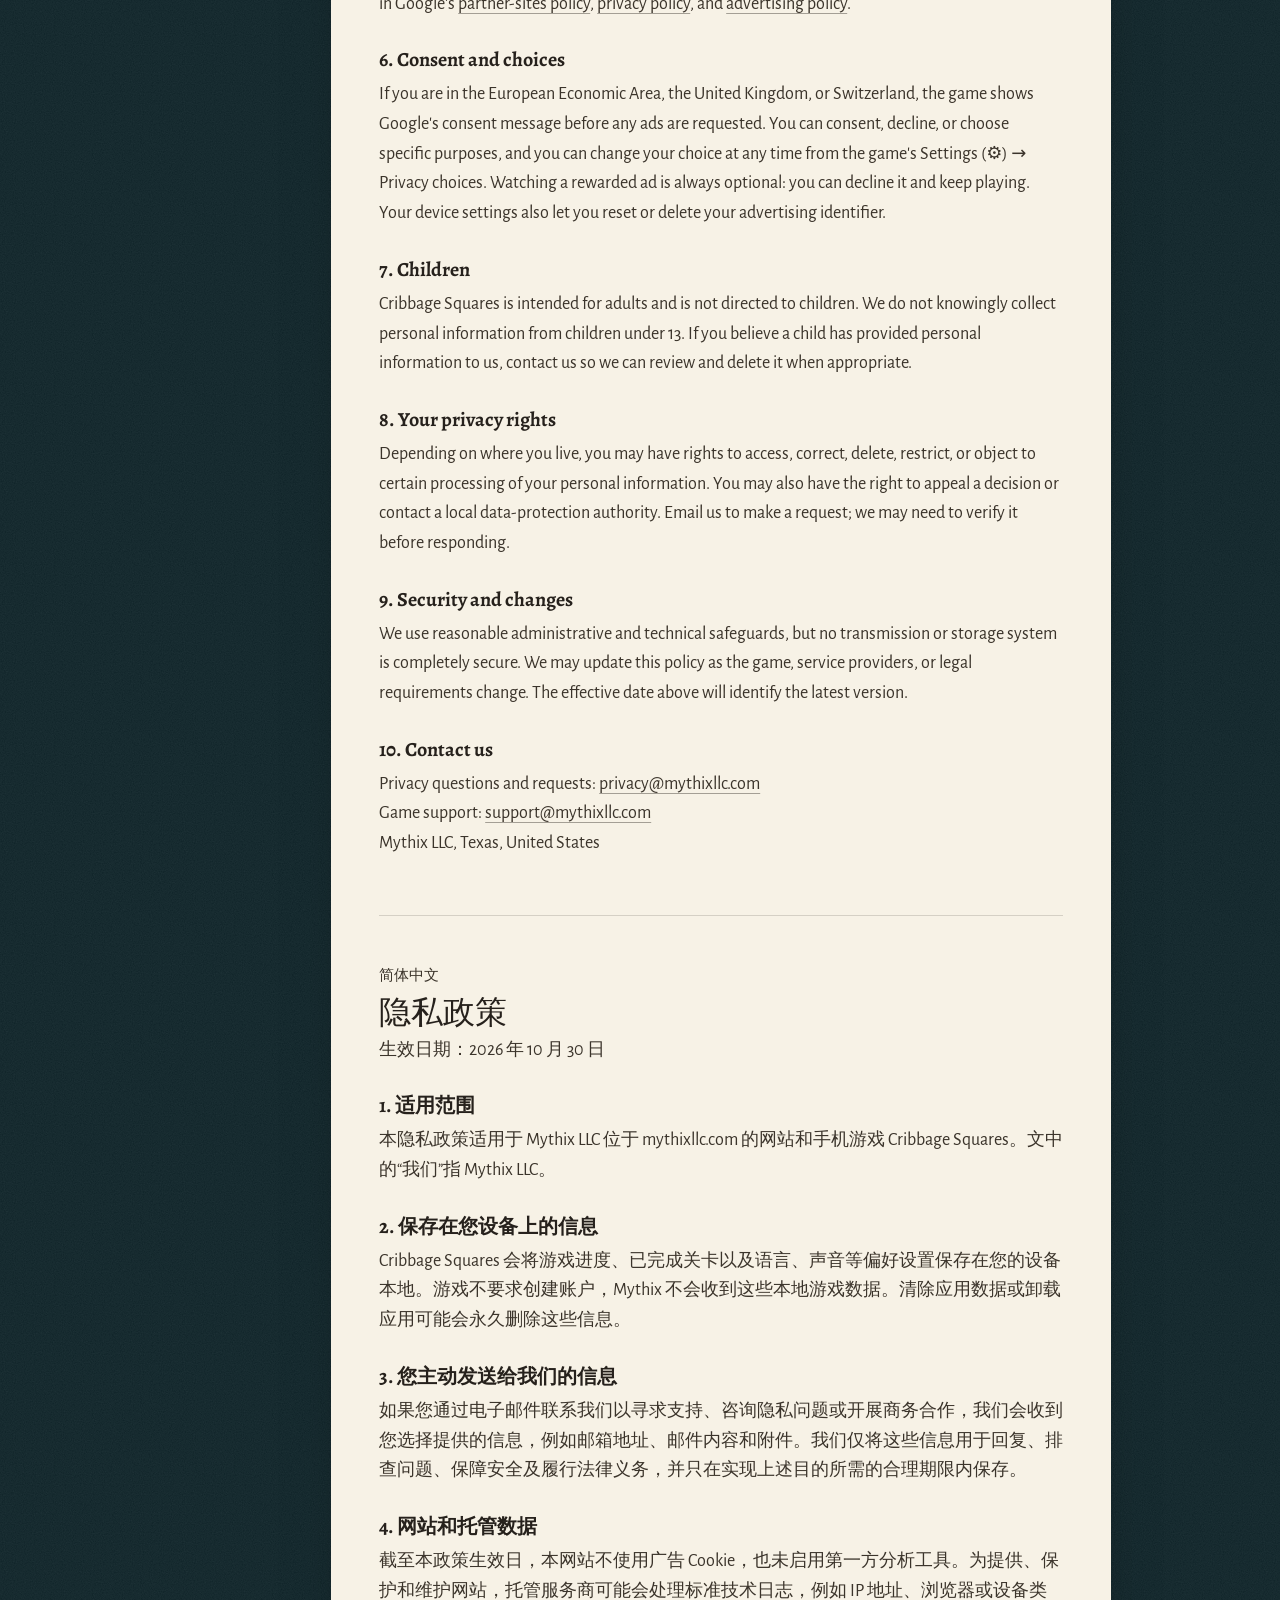
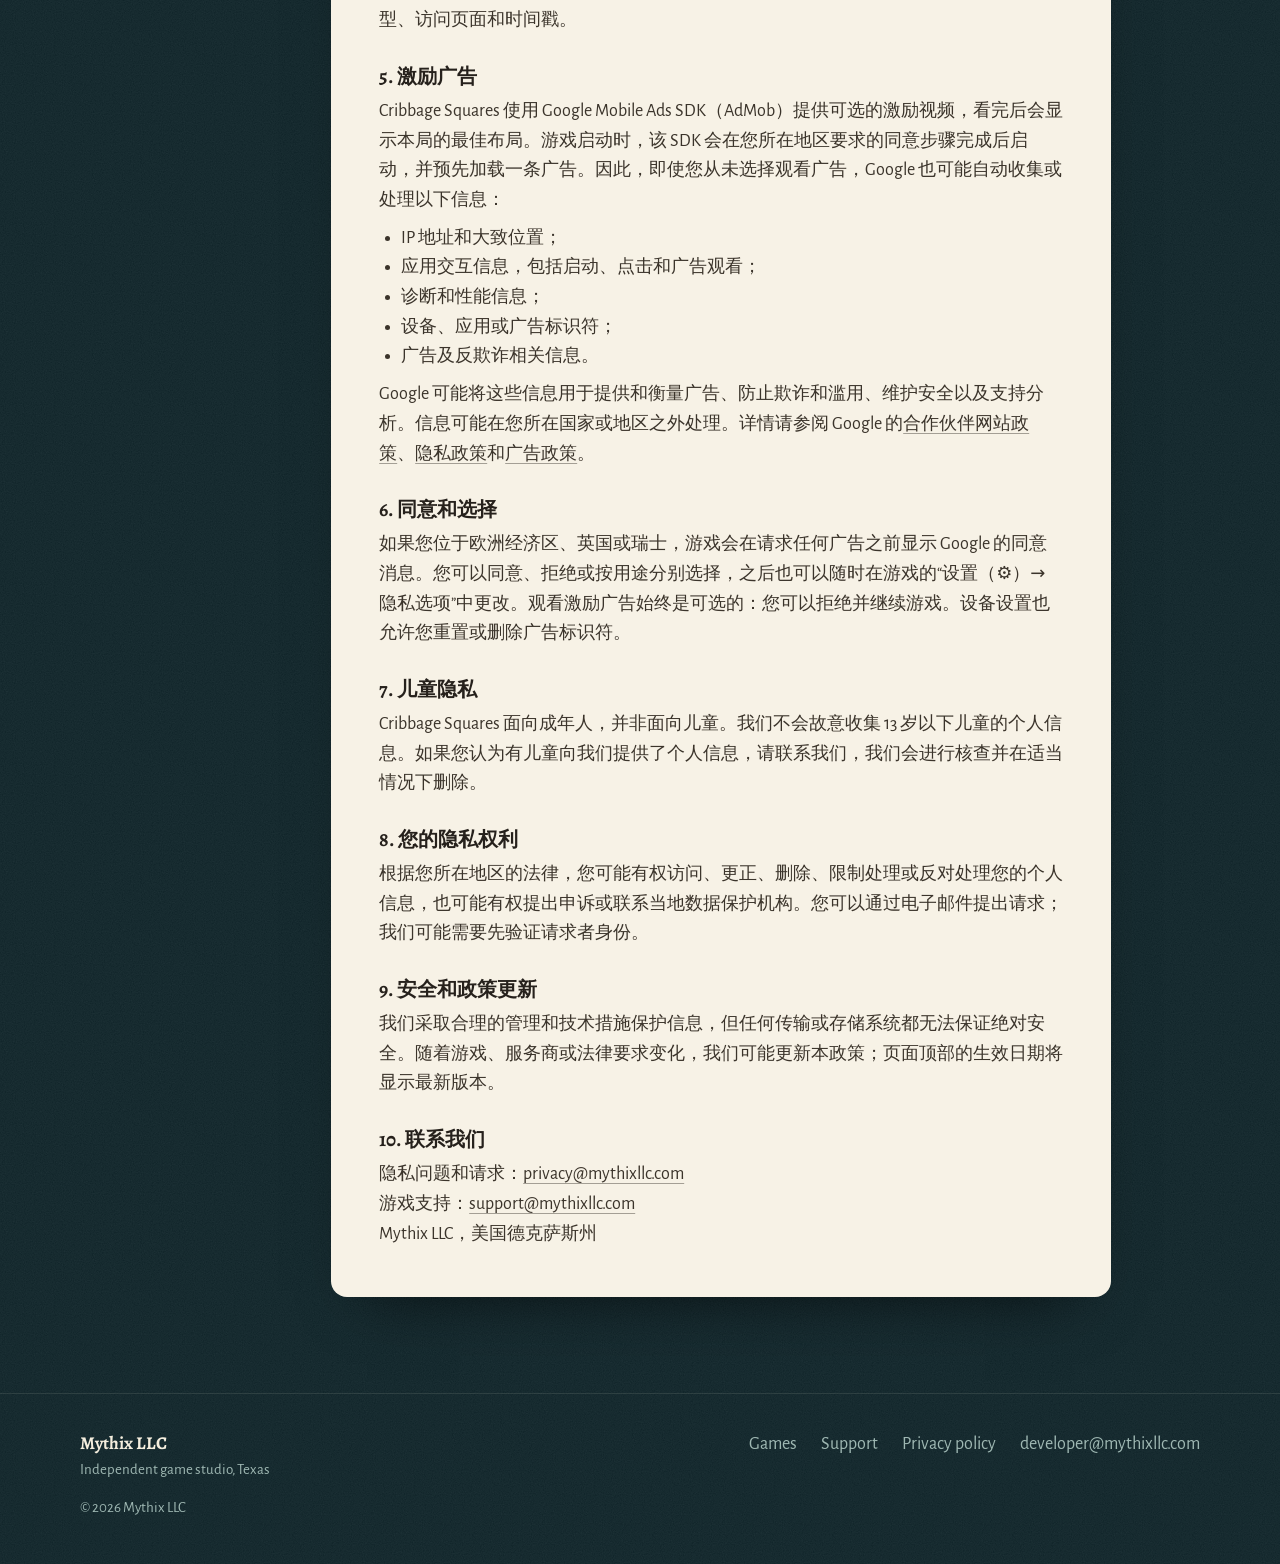
<file: privacy.html>
<!DOCTYPE html><html lang="en"><head><meta charSet="utf-8"/><meta name="viewport" content="width=device-width, initial-scale=1"/><link rel="stylesheet" href="/_next/static/css/index.hYX3K_jm.css" data-rsc-css-href="/_next/static/css/index.hYX3K_jm.css" data-precedence="vite-rsc/importer-resources"/><link rel="modulepreload" fetchPriority="low" href="/_next/static/chunks/index-lDL4S2oF.js"/><script src="/_next/static/chunks/rolldown-runtime-C60lm6uB.js" type="module" async=""></script><script src="/_next/static/chunks/framework-BgSIrAUN.js" type="module" async=""></script><link rel="modulepreload" href="/_next/static/chunks/layout-segment-context-DxsmDVUG.js" crossorigin=""/><title>Privacy Policy | Mythix LLC</title><meta name="description" content="Privacy policy for Mythix LLC, the Mythix website, and Cribbage Squares."/><meta property="og:title" content="Mythix LLC, an independent game studio"/><meta property="og:description" content="Games for your phone from a small studio in Texas. The first, Cribbage Squares, is out now on Google Play."/><meta property="og:url" content="https://mythixllc.com"/><meta property="og:site_name" content="Mythix LLC"/><meta property="og:type" content="website"/><meta property="og:image" content="https://mythixllc.com/og-studio.png"/><meta property="og:image:width" content="1200"/><meta property="og:image:height" content="630"/><meta property="og:image:alt" content="The Mythix wordmark over a worktable with a cribbage board and cards"/><meta name="twitter:card" content="summary_large_image"/><meta name="twitter:title" content="Mythix LLC, an independent game studio"/><meta name="twitter:description" content="Games for your phone from a small studio in Texas. The first, Cribbage Squares, is out now on Google Play."/><meta name="twitter:image" content="https://mythixllc.com/og-studio.png"/><link rel="shortcut icon" href="/favicon.svg"/><link rel="icon" href="/favicon.svg"/><script>Object.assign(((self[Symbol.for("vinext.navigationRuntime")]??={bootstrap:{routeManifest:null},functions:{}}).bootstrap.rsc??={rsc:[]}),{params:{},nav:{"pathname":"/privacy","searchParams":[]}})</script><link rel="modulepreload" href="/_next/static/chunks/index-lDL4S2oF.js" />
</head><body><svg width="0" height="0" style="position:absolute" aria-hidden="true" focusable="false"><defs><symbol id="suit-S" viewBox="0 0 24 24"><path d="M12 2.5C10 5.6 3.5 9.4 3.5 14.1c0 2.7 2.1 4.6 4.6 4.6 1.5 0 2.7-.6 3.3-1.5-.2 1.9-1 3.3-2.7 4.3h6.6c-1.7-1-2.5-2.4-2.7-4.3.6.9 1.8 1.5 3.3 1.5 2.5 0 4.6-1.9 4.6-4.6 0-4.7-6.5-8.5-8.5-11.6z"></path></symbol><symbol id="suit-H" viewBox="0 0 24 24"><path d="M12 21.2C6.4 16.6 2.6 13.2 2.6 8.6c0-3 2.3-5.3 5.2-5.3 1.8 0 3.3.9 4.2 2.4.9-1.5 2.4-2.4 4.2-2.4 2.9 0 5.2 2.3 5.2 5.3 0 4.6-3.8 8-9.4 12.6z"></path></symbol><symbol id="suit-D" viewBox="0 0 24 24"><path d="M12 2.2 19.6 12 12 21.8 4.4 12z"></path></symbol><symbol id="suit-C" viewBox="0 0 24 24"><circle cx="12" cy="7.1" r="4.3"></circle><circle cx="7.1" cy="13.4" r="4.3"></circle><circle cx="16.9" cy="13.4" r="4.3"></circle><circle cx="12" cy="12.2" r="2.4"></circle><path d="M11 12.5h2c0 4.1.8 6.7 3 9H8c2.2-2.3 3-4.9 3-9z"></path></symbol></defs></svg><div class="site-shell"><header class="site-header"><div class="wrap header-inner"><a class="wordmark" href="/" aria-label="Mythix LLC home">Mythix</a><nav aria-label="Primary"><a href="/games">Games</a><a href="/support">Support</a><a href="/privacy" aria-current="page">Privacy</a></nav></div></header><main><section class="page-intro wrap"><h1>Privacy policy</h1><p class="lede">How Mythix LLC handles information on this website and in Cribbage Squares.</p><p class="language-jump" aria-label="Choose policy language"><a href="#english">English</a><a href="#chinese" lang="zh-CN">简体中文</a></p></section><div class="legal-wrap wrap"><aside class="legal-nav" aria-label="Privacy policy sections"><a href="#english">English policy</a><a href="#chinese" lang="zh-CN">中文隐私政策</a><a href="mailto:privacy@mythixllc.com">privacy@mythixllc.com</a></aside><div class="sheet legal-sheet"><article class="legal-doc" id="english"><p class="doc-lang">English</p><h2>Privacy Policy</h2><p class="legal-meta">Effective date: October 30, 2026</p><h3>1. Scope</h3><p>This Privacy Policy applies to the Mythix LLC website at mythixllc.com and the mobile game Cribbage Squares. “Mythix,” “we,” “us,” and “our” refer to Mythix LLC.</p><h3>2. Information stored on your device</h3><p>Cribbage Squares stores game progress, completed levels, and preferences such as language and sound settings locally on your device. The game does not require an account, and Mythix does not receive this local game data. Clearing the app&#x27;s data or uninstalling the app may permanently remove it.</p><h3>3. Information you send us</h3><p>If you email us for support, privacy questions, or business inquiries, we receive the information you choose to provide, such as your email address, message, and attachments. We use it to respond, troubleshoot, maintain security, and meet legal obligations. We retain correspondence only as long as reasonably necessary for those purposes.</p><h3>4. Website and hosting data</h3><p>As of the effective date, this website does not use advertising cookies or first-party analytics. Our hosting provider may process standard technical logs—such as IP address, browser or device type, requested page, and timestamp—to deliver, secure, and maintain the site.</p><h3>5. Rewarded advertising</h3><p>Cribbage Squares uses the Google Mobile Ads SDK (AdMob) to offer an optional rewarded video that reveals a round&#x27;s best layout. The SDK starts when the game launches, after any consent required in your region, and loads an ad in advance. Because of this, Google may automatically collect or process the following information even if you never choose to watch an ad:</p><ul><li>IP address and approximate location;</li><li>app interactions, including launches, taps, and ad views;</li><li>diagnostic and performance information;</li><li>device, app, or advertising identifiers; and</li><li>advertising and fraud-prevention information.</li></ul><p>Google may use this information to provide and measure ads, prevent fraud and abuse, maintain security, and support analytics. Processing may occur in countries other than your own. Learn more in Google&#x27;s <a href="https://policies.google.com/technologies/partner-sites">partner-sites policy</a>, <a href="https://policies.google.com/privacy">privacy policy</a>, and <a href="https://policies.google.com/technologies/ads">advertising policy</a>.</p><h3>6. Consent and choices</h3><p>If you are in the European Economic Area, the United Kingdom, or Switzerland, the game shows Google&#x27;s consent message before any ads are requested. You can consent, decline, or choose specific purposes, and you can change your choice at any time from the game&#x27;s Settings (⚙) → Privacy choices. Watching a rewarded ad is always optional: you can decline it and keep playing. Your device settings also let you reset or delete your advertising identifier.</p><h3>7. Children</h3><p>Cribbage Squares is intended for adults and is not directed to children. We do not knowingly collect personal information from children under 13. If you believe a child has provided personal information to us, contact us so we can review and delete it when appropriate.</p><h3>8. Your privacy rights</h3><p>Depending on where you live, you may have rights to access, correct, delete, restrict, or object to certain processing of your personal information. You may also have the right to appeal a decision or contact a local data-protection authority. Email us to make a request; we may need to verify it before responding.</p><h3>9. Security and changes</h3><p>We use reasonable administrative and technical safeguards, but no transmission or storage system is completely secure. We may update this policy as the game, service providers, or legal requirements change. The effective date above will identify the latest version.</p><h3>10. Contact us</h3><p>Privacy questions and requests: <a href="mailto:privacy@mythixllc.com">privacy@mythixllc.com</a><br/>Game support: <a href="mailto:support@mythixllc.com">support@mythixllc.com</a><br/>Mythix LLC, Texas, United States</p></article><article class="legal-doc" id="chinese" lang="zh-CN"><p class="doc-lang">简体中文</p><h2>隐私政策</h2><p class="legal-meta">生效日期：2026 年 10 月 30 日</p><h3>1. 适用范围</h3><p>本隐私政策适用于 Mythix LLC 位于 mythixllc.com 的网站和手机游戏 Cribbage Squares。文中的“我们”指 Mythix LLC。</p><h3>2. 保存在您设备上的信息</h3><p>Cribbage Squares 会将游戏进度、已完成关卡以及语言、声音等偏好设置保存在您的设备本地。游戏不要求创建账户，Mythix 不会收到这些本地游戏数据。清除应用数据或卸载应用可能会永久删除这些信息。</p><h3>3. 您主动发送给我们的信息</h3><p>如果您通过电子邮件联系我们以寻求支持、咨询隐私问题或开展商务合作，我们会收到您选择提供的信息，例如邮箱地址、邮件内容和附件。我们仅将这些信息用于回复、排查问题、保障安全及履行法律义务，并只在实现上述目的所需的合理期限内保存。</p><h3>4. 网站和托管数据</h3><p>截至本政策生效日，本网站不使用广告 Cookie，也未启用第一方分析工具。为提供、保护和维护网站，托管服务商可能会处理标准技术日志，例如 IP 地址、浏览器或设备类型、访问页面和时间戳。</p><h3>5. 激励广告</h3><p>Cribbage Squares 使用 Google Mobile Ads SDK（AdMob）提供可选的激励视频，看完后会显示本局的最佳布局。游戏启动时，该 SDK 会在您所在地区要求的同意步骤完成后启动，并预先加载一条广告。因此，即使您从未选择观看广告，Google 也可能自动收集或处理以下信息：</p><ul><li>IP 地址和大致位置；</li><li>应用交互信息，包括启动、点击和广告观看；</li><li>诊断和性能信息；</li><li>设备、应用或广告标识符；</li><li>广告及反欺诈相关信息。</li></ul><p>Google 可能将这些信息用于提供和衡量广告、防止欺诈和滥用、维护安全以及支持分析。信息可能在您所在国家或地区之外处理。详情请参阅 Google 的<a href="https://policies.google.com/technologies/partner-sites">合作伙伴网站政策</a>、<a href="https://policies.google.com/privacy">隐私政策</a>和<a href="https://policies.google.com/technologies/ads">广告政策</a>。</p><h3>6. 同意和选择</h3><p>如果您位于欧洲经济区、英国或瑞士，游戏会在请求任何广告之前显示 Google 的同意消息。您可以同意、拒绝或按用途分别选择，之后也可以随时在游戏的“设置（⚙）→ 隐私选项”中更改。观看激励广告始终是可选的：您可以拒绝并继续游戏。设备设置也允许您重置或删除广告标识符。</p><h3>7. 儿童隐私</h3><p>Cribbage Squares 面向成年人，并非面向儿童。我们不会故意收集 13 岁以下儿童的个人信息。如果您认为有儿童向我们提供了个人信息，请联系我们，我们会进行核查并在适当情况下删除。</p><h3>8. 您的隐私权利</h3><p>根据您所在地区的法律，您可能有权访问、更正、删除、限制处理或反对处理您的个人信息，也可能有权提出申诉或联系当地数据保护机构。您可以通过电子邮件提出请求；我们可能需要先验证请求者身份。</p><h3>9. 安全和政策更新</h3><p>我们采取合理的管理和技术措施保护信息，但任何传输或存储系统都无法保证绝对安全。随着游戏、服务商或法律要求变化，我们可能更新本政策；页面顶部的生效日期将显示最新版本。</p><h3>10. 联系我们</h3><p>隐私问题和请求：<a href="mailto:privacy@mythixllc.com">privacy@mythixllc.com</a><br/>游戏支持：<a href="mailto:support@mythixllc.com">support@mythixllc.com</a><br/>Mythix LLC，美国德克萨斯州</p></article></div></div></main><footer class="site-footer"><div class="wrap footer-inner"><div><p class="footer-name">Mythix LLC</p><p class="footer-tag">Independent game studio, Texas</p></div><nav aria-label="Footer"><a href="/games">Games</a><a href="/support">Support</a><a href="/privacy">Privacy policy</a><a href="mailto:developer@mythixllc.com">developer@mythixllc.com</a></nav><p class="footer-legal">© 2026 Mythix LLC</p></div></footer></div><script type="module" src="/_next/static/chunks/index-lDL4S2oF.js" id="_R_" async=""></script><script>((self[Symbol.for("vinext.navigationRuntime")]??={bootstrap:{routeManifest:null},functions:{}}).bootstrap.rsc??={rsc:[]}).rsc.push("2:I[\"8c0f216c4604\",[],\"Children\",1]\n")</script><script>((self[Symbol.for("vinext.navigationRuntime")]??={bootstrap:{routeManifest:null},functions:{}}).bootstrap.rsc??={rsc:[]}).rsc.push("3:I[\"593f344dc510\",[],\"GlobalErrorBoundary\",1]\n")</script><script>((self[Symbol.for("vinext.navigationRuntime")]??={bootstrap:{routeManifest:null},functions:{}}).bootstrap.rsc??={rsc:[]}).rsc.push("4:I[\"0b874ad30386\",[],\"default\",1]\n")</script><script>((self[Symbol.for("vinext.navigationRuntime")]??={bootstrap:{routeManifest:null},functions:{}}).bootstrap.rsc??={rsc:[]}).rsc.push("5:I[\"593f344dc510\",[],\"ErrorBoundary\",1]\n")</script><script>((self[Symbol.for("vinext.navigationRuntime")]??={bootstrap:{routeManifest:null},functions:{}}).bootstrap.rsc??={rsc:[]}).rsc.push("6:I[\"15c18cfaeeff\",[],\"LayoutSegmentProvider\",1]\n")</script><script>((self[Symbol.for("vinext.navigationRuntime")]??={bootstrap:{routeManifest:null},functions:{}}).bootstrap.rsc??={rsc:[]}).rsc.push("7:I[\"8c0f216c4604\",[],\"Slot\",1]\n")</script><script>((self[Symbol.for("vinext.navigationRuntime")]??={bootstrap:{routeManifest:null},functions:{}}).bootstrap.rsc??={rsc:[]}).rsc.push("8:I[\"9276801271d6\",[],\"AppRouterScrollTarget\",1]\n")</script><script>((self[Symbol.for("vinext.navigationRuntime")]??={bootstrap:{routeManifest:null},functions:{}}).bootstrap.rsc??={rsc:[]}).rsc.push("9:I[\"593f344dc510\",[],\"RedirectBoundary\",1]\n")</script><script>((self[Symbol.for("vinext.navigationRuntime")]??={bootstrap:{routeManifest:null},functions:{}}).bootstrap.rsc??={rsc:[]}).rsc.push(":HL[\"/_next/static/css/index.hYX3K_jm.css\",\"style\"     ]\n")</script><script>((self[Symbol.for("vinext.navigationRuntime")]??={bootstrap:{routeManifest:null},functions:{}}).bootstrap.rsc??={rsc:[]}).rsc.push("0:{\"__route\":\"route:/privacy\",\"__interceptionContext\":null,\"__layoutIds\":[\"layout:/\"],\"__rootLayout\":\"/\",\"__sourcePage\":\"/privacy/page\",\"page:/privacy\":\"$L1\",\"layout:/\":[[[[\"$\",\"link\",\"css:/_next/static/css/index.hYX3K_jm.css\",{\"rel\":\"stylesheet\",\"precedence\":\"vite-rsc/importer-resources\",\"href\":\"/_next/static/css/index.hYX3K_jm.css\",\"data-rsc-css-href\":\"/_next/static/css/index.hYX3K_jm.css\"}],\"$undefined\"],[\"$\",\"html\",null,{\"lang\":\"en\",\"children\":[\"$\",\"body\",null,{\"children\":[[\"$\",\"svg\",null,{\"width\":\"0\",\"height\":\"0\",\"style\":{\"position\":\"absolute\"},\"aria-hidden\":\"true\",\"focusable\":\"false\",\"children\":[\"$\",\"defs\",null,{\"children\":[[\"$\",\"symbol\",null,{\"id\":\"suit-S\",\"viewBox\":\"0 0 24 24\",\"children\":[\"$\",\"path\",null,{\"d\":\"M12 2.5C10 5.6 3.5 9.4 3.5 14.1c0 2.7 2.1 4.6 4.6 4.6 1.5 0 2.7-.6 3.3-1.5-.2 1.9-1 3.3-2.7 4.3h6.6c-1.7-1-2.5-2.4-2.7-4.3.6.9 1.8 1.5 3.3 1.5 2.5 0 4.6-1.9 4.6-4.6 0-4.7-6.5-8.5-8.5-11.6z\"}]}],[\"$\",\"symbol\",null,{\"id\":\"suit-H\",\"viewBox\":\"0 0 24 24\",\"children\":[\"$\",\"path\",null,{\"d\":\"M12 21.2C6.4 16.6 2.6 13.2 2.6 8.6c0-3 2.3-5.3 5.2-5.3 1.8 0 3.3.9 4.2 2.4.9-1.5 2.4-2.4 4.2-2.4 2.9 0 5.2 2.3 5.2 5.3 0 4.6-3.8 8-9.4 12.6z\"}]}],[\"$\",\"symbol\",null,{\"id\":\"suit-D\",\"viewBox\":\"0 0 24 24\",\"children\":[\"$\",\"path\",null,{\"d\":\"M12 2.2 19.6 12 12 21.8 4.4 12z\"}]}],[\"$\",\"symbol\",null,{\"id\":\"suit-C\",\"viewBox\":\"0 0 24 24\",\"children\":[[\"$\",\"circle\",null,{\"cx\":\"12\",\"cy\":\"7.1\",\"r\":\"4.3\"}],[\"$\",\"circle\",null,{\"cx\":\"7.1\",\"cy\":\"13.4\",\"r\":\"4.3\"}],[\"$\",\"circle\",null,{\"cx\":\"16.9\",\"cy\":\"13.4\",\"r\":\"4.3\"}],[\"$\",\"circle\",null,{\"cx\":\"12\",\"cy\":\"12.2\",\"r\":\"2.4\"}],[\"$\",\"path\",null,{\"d\":\"M11 12.5h2c0 4.1.8 6.7 3 9H8c2.2-2.3 3-4.9 3-9z\"}]]}]]}]}],[\"$\",\"$L2\",null,{}]]}]}]],null],\"route:/privacy\":[[[\"$\",\"meta\",null,{\"charSet\":\"utf-8\"}],[[\"$\",\"title\",\"0\",{\"children\":\"Privacy Policy | Mythix LLC\"}],[\"$\",\"meta\",\"1\",{\"name\":\"description\",\"content\":\"Privacy policy for Mythix LLC, the Mythix website, and Cribbage Squares.\"}],[\"$\",\"meta\",\"2\",{\"property\":\"og:title\",\"content\":\"Mythix LLC, an independent game studio\"}],[\"$\",\"meta\",\"3\",{\"property\":\"og:description\",\"content\":\"Games for your phone from a small studio in Texas. The first, Cribbage Squares, is out now on Google Play.\"}],[\"$\",\"meta\",\"4\",{\"property\":\"og:url\",\"content\":\"https://mythixllc.com\"}],[\"$\",\"meta\",\"5\",{\"property\":\"og:site_name\",\"content\":\"Mythix LLC\"}],[\"$\",\"meta\",\"6\",{\"property\":\"og:type\",\"content\":\"website\"}],[\"$\",\"meta\",\"7\",{\"property\":\"og:image\",\"content\":\"https://mythixllc.com/og-studio.png\"}],[\"$\",\"meta\",\"8\",{\"property\":\"og:image:width\",\"content\":\"1200\"}],[\"$\",\"meta\",\"9\",{\"property\":\"og:image:height\",\"content\":\"630\"}],[\"$\",\"meta\",\"10\",{\"property\":\"og:image:alt\",\"content\":\"The Mythix wordmark over a worktable with a cribbage board and cards\"}],[\"$\",\"meta\",\"11\",{\"name\":\"twitter:card\",\"content\":\"summary_large_image\"}],[\"$\",\"meta\",\"12\",{\"name\":\"twitter:title\",\"content\":\"Mythix LLC, an independent game studio\"}],[\"$\",\"meta\",\"13\",{\"name\":\"twitter:description\",\"content\":\"Games for your phone from a small studio in Texas. The first, Cribbage Squares, is out now on Google Play.\"}],[\"$\",\"meta\",\"14\",{\"name\":\"twitter:image\",\"content\":\"https://mythixllc.com/og-studio.png\"}],[\"$\",\"link\",\"15\",{\"rel\":\"shortcut icon\",\"href\":\"/favicon.svg\"}],[\"$\",\"link\",\"16\",{\"rel\":\"icon\",\"href\":\"/favicon.svg\"}]],[[\"$\",\"meta\",\"0\",{\"name\":\"viewport\",\"content\":\"width=device-width, initial-scale=1\"}]]],[\"$\",\"$L3\",null,{\"fallback\":\"$4\",\"children\":[\"$\",\"$L5\",null,{\"fallback\":\"$4\",\"children\":[\"$\",\"$L6\",null,{\"providerId\":\"layout:/\",\"segmentMap\":{\"children\":[\"privacy\"]},\"children\":[\"$\",\"$L7\",null,{\"id\":\"layout:/\",\"parallelSlots\":\"$undefined\",\"children\":[\"$\",\"$L8\",null,{\"children\":[\"$\",\"$L9\",null,{\"children\":[[\"$\",\"$L6\",null,{\"providerId\":\"page:/privacy\",\"segmentMap\":{\"children\":[\"__PAGE__\"]},\"children\":[\"$\",\"$L7\",null,{\"id\":\"page:/privacy\"}]}],null]}]}]}]}]}]}],null,null],\"__layoutFlags\":{\"layout:/\":\"s\"},\"__artifactCompatibility\":{\"schemaVersion\":1,\"graphVersion\":\"app-route-graph:cafd66b895952518\",\"deploymentVersion\":\"1c48e552-47da-4fcf-bfa2-403bf0a10bd4\",\"appElementsSchemaVersion\":1,\"rscPayloadSchemaVersion\":1,\"rootBoundaryId\":\"/\",\"renderEpoch\":null},\"__renderObservation\":{\"schemaVersion\":1,\"output\":{\"kind\":\"app-rsc\",\"mountedSlotsFingerprint\":null,\"renderEpoch\":null,\"rootBoundaryId\":\"/\",\"routeId\":\"route:/privacy\"},\"completeness\":\"partial\",\"boundaryOutcome\":{\"kind\":\"unknown\"},\"requestApis\":[{\"kind\":\"connection\",\"status\":\"unknown\"},{\"kind\":\"cookies\",\"status\":\"unknown\"},{\"kind\":\"draftMode\",\"status\":\"unknown\"},{\"kind\":\"headers\",\"status\":\"observed\"},{\"kind\":\"params\",\"status\":\"unknown\"},{\"kind\":\"searchParams\",\"status\":\"unknown\"}],\"dynamicFetches\":[],\"cacheTags\":[\"/privacy\",\"_N_T_/layout\",\"_N_T_/privacy\",\"_N_T_/privacy/layout\",\"_N_T_/privacy/page\"],\"pathTags\":[\"/privacy\"],\"cacheability\":\"unknown\",\"downgrade\":{\"target\":\"freshRender\",\"reasons\":[{\"code\":\"CP_DOWNGRADE_CACHEABILITY_UNKNOWN\",\"target\":\"freshRender\"},{\"code\":\"CP_DOWNGRADE_INCOMPLETE_OBSERVATION\",\"completeness\":\"partial\",\"target\":\"freshRender\"},{\"code\":\"CP_DOWNGRADE_UNKNOWN_REQUEST_API\",\"requestApi\":\"connection\",\"target\":\"freshRender\"},{\"code\":\"CP_DOWNGRADE_UNKNOWN_REQUEST_API\",\"requestApi\":\"cookies\",\"target\":\"freshRender\"},{\"code\":\"CP_DOWNGRADE_UNKNOWN_REQUEST_API\",\"requestApi\":\"draftMode\",\"target\":\"freshRender\"},{\"code\":\"CP_DOWNGRADE_PRIVATE_REQUEST_API\",\"requestApi\":\"headers\",\"target\":\"private\"},{\"code\":\"CP_DOWNGRADE_UNKNOWN_REQUEST_API\",\"requestApi\":\"params\",\"target\":\"freshRender\"},{\"code\":\"CP_DOWNGRADE_UNKNOWN_REQUEST_API\",\"requestApi\":\"searchParams\",\"target\":\"freshRender\"}],\"fallback\":{\"kind\":\"breakerFallback\",\"code\":\"CP_PRIVATE_DYNAMIC_DOWNGRADE\",\"mode\":\"renderFresh\",\"scope\":\"affectedOutput\",\"fields\":{\"reasonCodes\":[\"CP_DOWNGRADE_CACHEABILITY_UNKNOWN\",\"CP_DOWNGRADE_INCOMPLETE_OBSERVATION\",\"CP_DOWNGRADE_UNKNOWN_REQUEST_API\",\"CP_DOWNGRADE_UNKNOWN_REQUEST_API\",\"CP_DOWNGRADE_UNKNOWN_REQUEST_API\",\"CP_DOWNGRADE_PRIVATE_REQUEST_API\",\"CP_DOWNGRADE_UNKNOWN_REQUEST_API\",\"CP_DOWNGRADE_UNKNOWN_REQUEST_API\"],\"target\":\"freshRender\"}},\"isPublicCacheCandidate\":false}}}\n")</script><script>((self[Symbol.for("vinext.navigationRuntime")]??={bootstrap:{routeManifest:null},functions:{}}).bootstrap.rsc??={rsc:[]}).rsc.push("1:[\"$\",\"div\",null,{\"className\":\"site-shell\",\"children\":[[\"$\",\"header\",null,{\"className\":\"site-header\",\"children\":[\"$\",\"div\",null,{\"className\":\"wrap header-inner\",\"children\":[[\"$\",\"a\",null,{\"className\":\"wordmark\",\"href\":\"/\",\"aria-label\":\"Mythix LLC home\",\"children\":\"Mythix\"}],[\"$\",\"nav\",null,{\"aria-label\":\"Primary\",\"children\":[[\"$\",\"a\",\"/games\",{\"href\":\"/games\",\"aria-current\":\"$undefined\",\"children\":\"Games\"}],[\"$\",\"a\",\"/support\",{\"href\":\"/support\",\"aria-current\":\"$undefined\",\"children\":\"Support\"}],[\"$\",\"a\",\"/privacy\",{\"href\":\"/privacy\",\"aria-current\":\"page\",\"children\":\"Privacy\"}]]}]]}]}],[\"$\",\"main\",null,{\"children\":[[\"$\",\"section\",null,{\"className\":\"page-intro wrap\",\"children\":[[\"$\",\"h1\",null,{\"children\":\"Privacy policy\"}],[\"$\",\"p\",null,{\"className\":\"lede\",\"children\":\"How Mythix LLC handles information on this website and in Cribbage Squares.\"}],[\"$\",\"p\",null,{\"className\":\"language-jump\",\"aria-label\":\"Choose policy language\",\"children\":[[\"$\",\"a\",null,{\"href\":\"#english\",\"children\":\"English\"}],[\"$\",\"a\",null,{\"href\":\"#chinese\",\"lang\":\"zh-CN\",\"children\":\"简体中文\"}]]}]]}],[\"$\",\"div\",null,{\"className\":\"legal-wrap wrap\",\"children\":[[\"$\",\"aside\",null,{\"className\":\"legal-nav\",\"aria-label\":\"Privacy policy sections\",\"children\":[[\"$\",\"a\",null,{\"href\":\"#english\",\"children\":\"English policy\"}],[\"$\",\"a\",null,{\"href\":\"#chinese\",\"lang\":\"zh-CN\",\"children\":\"中文隐私政策\"}],[\"$\",\"a\",null,{\"href\":\"mailto:privacy@mythixllc.com\",\"children\":\"privacy@mythixllc.com\"}]]}],[\"$\",\"div\",null,{\"className\":\"sheet legal-sheet\",\"children\":[[\"$\",\"article\",null,{\"className\":\"legal-doc\",\"id\":\"english\",\"children\":[[\"$\",\"p\",null,{\"className\":\"doc-lang\",\"children\":\"English\"}],[\"$\",\"h2\",null,{\"children\":\"Privacy Policy\"}],[\"$\",\"p\",null,{\"className\":\"legal-meta\",\"children\":\"Effective date: October 30, 2026\"}],[\"$\",\"h3\",null,{\"children\":\"1. Scope\"}],[\"$\",\"p\",null,{\"children\":\"This Privacy Policy applies to the Mythix LLC website at mythixllc.com and the mobile game Cribbage Squares. “Mythix,” “we,” “us,” and “our” refer to Mythix LLC.\"}],[\"$\",\"h3\",null,{\"children\":\"2. Information stored on your device\"}],[\"$\",\"p\",null,{\"children\":\"Cribbage Squares stores game progress, completed levels, and preferences such as language and sound settings locally on your device. The game does not require an account, and Mythix does not receive this local game data. Clearing the app's data or uninstalling the app may permanently remove it.\"}],[\"$\",\"h3\",null,{\"children\":\"3. Information you send us\"}],[\"$\",\"p\",null,{\"children\":\"If you email us for support, privacy questions, or business inquiries, we receive the information you choose to provide, such as your email address, message, and attachments. We use it to respond, troubleshoot, maintain security, and meet legal obligations. We retain correspondence only as long as reasonably necessary for those purposes.\"}],[\"$\",\"h3\",null,{\"children\":\"4. Website and hosting data\"}],[\"$\",\"p\",null,{\"children\":\"As of the effective date, this website does not use advertising cookies or first-party analytics. Our hosting provider may process standard technical logs—such as IP address, browser or device type, requested page, and timestamp—to deliver, secure, and maintain the site.\"}],[\"$\",\"h3\",null,{\"children\":\"5. Rewarded advertising\"}],[\"$\",\"p\",null,{\"children\":\"Cribbage Squares uses the Google Mobile Ads SDK (AdMob) to offer an optional rewarded video that reveals a round's best layout. The SDK starts when the game launches, after any consent required in your region, and loads an ad in advance. Because of this, Google may automatically collect or process the following information even if you never choose to watch an ad:\"}],[\"$\",\"ul\",null,{\"children\":[[\"$\",\"li\",null,{\"children\":\"IP address and approximate location;\"}],[\"$\",\"li\",null,{\"children\":\"app interactions, including launches, taps, and ad views;\"}],[\"$\",\"li\",null,{\"children\":\"diagnostic and performance information;\"}],[\"$\",\"li\",null,{\"children\":\"device, app, or advertising identifiers; and\"}],[\"$\",\"li\",null,{\"children\":\"advertising and fraud-prevention information.\"}]]}],[\"$\",\"p\",null,{\"children\":[\"Google may use this information to provide and measure ads, prevent fraud and abuse, maintain security, and support analytics. Processing may occur in countries other than your own. Learn more in Google's \",\"$La\",\", \",\"$Lb\",\", and \",\"$Lc\",\".\"]}],\"$Ld\",\"$Le\",\"$Lf\",\"$L10\",\"$L11\",\"$L12\",\"$L13\",\"$L14\",\"$L15\",\"$L16\"]}],\"$L17\"]}]]}]]}],\"$L18\"]}]\n")</script><script>((self[Symbol.for("vinext.navigationRuntime")]??={bootstrap:{routeManifest:null},functions:{}}).bootstrap.rsc??={rsc:[]}).rsc.push("a:[\"$\",\"a\",null,{\"href\":\"https://policies.google.com/technologies/partner-sites\",\"children\":\"partner-sites policy\"}]\n")</script><script>((self[Symbol.for("vinext.navigationRuntime")]??={bootstrap:{routeManifest:null},functions:{}}).bootstrap.rsc??={rsc:[]}).rsc.push("b:[\"$\",\"a\",null,{\"href\":\"https://policies.google.com/privacy\",\"children\":\"privacy policy\"}]\n")</script><script>((self[Symbol.for("vinext.navigationRuntime")]??={bootstrap:{routeManifest:null},functions:{}}).bootstrap.rsc??={rsc:[]}).rsc.push("c:[\"$\",\"a\",null,{\"href\":\"https://policies.google.com/technologies/ads\",\"children\":\"advertising policy\"}]\n")</script><script>((self[Symbol.for("vinext.navigationRuntime")]??={bootstrap:{routeManifest:null},functions:{}}).bootstrap.rsc??={rsc:[]}).rsc.push("d:[\"$\",\"h3\",null,{\"children\":\"6. Consent and choices\"}]\n")</script><script>((self[Symbol.for("vinext.navigationRuntime")]??={bootstrap:{routeManifest:null},functions:{}}).bootstrap.rsc??={rsc:[]}).rsc.push("e:[\"$\",\"p\",null,{\"children\":\"If you are in the European Economic Area, the United Kingdom, or Switzerland, the game shows Google's consent message before any ads are requested. You can consent, decline, or choose specific purposes, and you can change your choice at any time from the game's Settings (⚙) → Privacy choices. Watching a rewarded ad is always optional: you can decline it and keep playing. Your device settings also let you reset or delete your advertising identifier.\"}]\n")</script><script>((self[Symbol.for("vinext.navigationRuntime")]??={bootstrap:{routeManifest:null},functions:{}}).bootstrap.rsc??={rsc:[]}).rsc.push("f:[\"$\",\"h3\",null,{\"children\":\"7. Children\"}]\n")</script><script>((self[Symbol.for("vinext.navigationRuntime")]??={bootstrap:{routeManifest:null},functions:{}}).bootstrap.rsc??={rsc:[]}).rsc.push("10:[\"$\",\"p\",null,{\"children\":\"Cribbage Squares is intended for adults and is not directed to children. We do not knowingly collect personal information from children under 13. If you believe a child has provided personal information to us, contact us so we can review and delete it when appropriate.\"}]\n")</script><script>((self[Symbol.for("vinext.navigationRuntime")]??={bootstrap:{routeManifest:null},functions:{}}).bootstrap.rsc??={rsc:[]}).rsc.push("11:[\"$\",\"h3\",null,{\"children\":\"8. Your privacy rights\"}]\n")</script><script>((self[Symbol.for("vinext.navigationRuntime")]??={bootstrap:{routeManifest:null},functions:{}}).bootstrap.rsc??={rsc:[]}).rsc.push("12:[\"$\",\"p\",null,{\"children\":\"Depending on where you live, you may have rights to access, correct, delete, restrict, or object to certain processing of your personal information. You may also have the right to appeal a decision or contact a local data-protection authority. Email us to make a request; we may need to verify it before responding.\"}]\n")</script><script>((self[Symbol.for("vinext.navigationRuntime")]??={bootstrap:{routeManifest:null},functions:{}}).bootstrap.rsc??={rsc:[]}).rsc.push("13:[\"$\",\"h3\",null,{\"children\":\"9. Security and changes\"}]\n")</script><script>((self[Symbol.for("vinext.navigationRuntime")]??={bootstrap:{routeManifest:null},functions:{}}).bootstrap.rsc??={rsc:[]}).rsc.push("14:[\"$\",\"p\",null,{\"children\":\"We use reasonable administrative and technical safeguards, but no transmission or storage system is completely secure. We may update this policy as the game, service providers, or legal requirements change. The effective date above will identify the latest version.\"}]\n")</script><script>((self[Symbol.for("vinext.navigationRuntime")]??={bootstrap:{routeManifest:null},functions:{}}).bootstrap.rsc??={rsc:[]}).rsc.push("15:[\"$\",\"h3\",null,{\"children\":\"10. Contact us\"}]\n")</script><script>((self[Symbol.for("vinext.navigationRuntime")]??={bootstrap:{routeManifest:null},functions:{}}).bootstrap.rsc??={rsc:[]}).rsc.push("16:[\"$\",\"p\",null,{\"children\":[\"Privacy questions and requests: \",[\"$\",\"a\",null,{\"href\":\"mailto:privacy@mythixllc.com\",\"children\":\"privacy@mythixllc.com\"}],[\"$\",\"br\",null,{}],\"Game support: \",[\"$\",\"a\",null,{\"href\":\"mailto:support@mythixllc.com\",\"children\":\"support@mythixllc.com\"}],[\"$\",\"br\",null,{}],\"Mythix LLC, Texas, United States\"]}]\n")</script><script>((self[Symbol.for("vinext.navigationRuntime")]??={bootstrap:{routeManifest:null},functions:{}}).bootstrap.rsc??={rsc:[]}).rsc.push("17:[\"$\",\"article\",null,{\"className\":\"legal-doc\",\"id\":\"chinese\",\"lang\":\"zh-CN\",\"children\":[[\"$\",\"p\",null,{\"className\":\"doc-lang\",\"children\":\"简体中文\"}],[\"$\",\"h2\",null,{\"children\":\"隐私政策\"}],[\"$\",\"p\",null,{\"className\":\"legal-meta\",\"children\":\"生效日期：2026 年 10 月 30 日\"}],[\"$\",\"h3\",null,{\"children\":\"1. 适用范围\"}],[\"$\",\"p\",null,{\"children\":\"本隐私政策适用于 Mythix LLC 位于 mythixllc.com 的网站和手机游戏 Cribbage Squares。文中的“我们”指 Mythix LLC。\"}],[\"$\",\"h3\",null,{\"children\":\"2. 保存在您设备上的信息\"}],[\"$\",\"p\",null,{\"children\":\"Cribbage Squares 会将游戏进度、已完成关卡以及语言、声音等偏好设置保存在您的设备本地。游戏不要求创建账户，Mythix 不会收到这些本地游戏数据。清除应用数据或卸载应用可能会永久删除这些信息。\"}],[\"$\",\"h3\",null,{\"children\":\"3. 您主动发送给我们的信息\"}],[\"$\",\"p\",null,{\"children\":\"如果您通过电子邮件联系我们以寻求支持、咨询隐私问题或开展商务合作，我们会收到您选择提供的信息，例如邮箱地址、邮件内容和附件。我们仅将这些信息用于回复、排查问题、保障安全及履行法律义务，并只在实现上述目的所需的合理期限内保存。\"}],[\"$\",\"h3\",null,{\"children\":\"4. 网站和托管数据\"}],[\"$\",\"p\",null,{\"children\":\"截至本政策生效日，本网站不使用广告 Cookie，也未启用第一方分析工具。为提供、保护和维护网站，托管服务商可能会处理标准技术日志，例如 IP 地址、浏览器或设备类型、访问页面和时间戳。\"}],[\"$\",\"h3\",null,{\"children\":\"5. 激励广告\"}],[\"$\",\"p\",null,{\"children\":\"Cribbage Squares 使用 Google Mobile Ads SDK（AdMob）提供可选的激励视频，看完后会显示本局的最佳布局。游戏启动时，该 SDK 会在您所在地区要求的同意步骤完成后启动，并预先加载一条广告。因此，即使您从未选择观看广告，Google 也可能自动收集或处理以下信息：\"}],[\"$\",\"ul\",null,{\"children\":[[\"$\",\"li\",null,{\"children\":\"IP 地址和大致位置；\"}],[\"$\",\"li\",null,{\"children\":\"应用交互信息，包括启动、点击和广告观看；\"}],[\"$\",\"li\",null,{\"children\":\"诊断和性能信息；\"}],[\"$\",\"li\",null,{\"children\":\"设备、应用或广告标识符；\"}],[\"$\",\"li\",null,{\"children\":\"广告及反欺诈相关信息。\"}]]}],[\"$\",\"p\",null,{\"children\":[\"Google 可能将这些信息用于提供和衡量广告、防止欺诈和滥用、维护安全以及支持分析。信息可能在您所在国家或地区之外处理。详情请参阅 Google 的\",[\"$\",\"a\",null,{\"href\":\"https://policies.google.com/technologies/partner-sites\",\"children\":\"合作伙伴网站政策\"}],\"、\",[\"$\",\"a\",null,{\"href\":\"https://policies.google.com/privacy\",\"children\":\"隐私政策\"}],\"和\",[\"$\",\"a\",null,{\"href\":\"https://policies.google.com/technologies/ads\",\"children\":\"广告政策\"}],\"。\"]}],[\"$\",\"h3\",null,{\"children\":\"6. 同意和选择\"}],[\"$\",\"p\",null,{\"children\":\"如果您位于欧洲经济区、英国或瑞士，游戏会在请求任何广告之前显示 Google 的同意消息。您可以同意、拒绝或按用途分别选择，之后也可以随时在游戏的“设置（⚙）→ 隐私选项”中更改。观看激励广告始终是可选的：您可以拒绝并继续游戏。设备设置也允许您重置或删除广告标识符。\"}],[\"$\",\"h3\",null,{\"children\":\"7. 儿童隐私\"}],[\"$\",\"p\",null,{\"children\":\"Cribbage Squares 面向成年人，并非面向儿童。我们不会故意收集 13 岁以下儿童的个人信息。如果您认为有儿童向我们提供了个人信息，请联系我们，我们会进行核查并在适当情况下删除。\"}],[\"$\",\"h3\",null,{\"children\":\"8. 您的隐私权利\"}],[\"$\",\"p\",null,{\"children\":\"根据您所在地区的法律，您可能有权访问、更正、删除、限制处理或反对处理您的个人信息，也可能有权提出申诉或联系当地数据保护机构。您可以通过电子邮件提出请求；我们可能需要先验证请求者身份。\"}],[\"$\",\"h3\",null,{\"children\":\"9. 安全和政策更新\"}],[\"$\",\"p\",null,{\"children\":\"我们采取合理的管理和技术措施保护信息，但任何传输或存储系统都无法保证绝对安全。随着游戏、服务商或法律要求变化，我们可能更新本政策；页面顶部的生效日期将显示最新版本。\"}],[\"$\",\"h3\",null,{\"children\":\"10. 联系我们\"}],[\"$\",\"p\",null,{\"children\":[\"隐私问题和请求：\",[\"$\",\"a\",null,{\"href\":\"mailto:privacy@mythixllc.com\",\"children\":\"privacy@mythixllc.com\"}],[\"$\",\"br\",null,{}],\"游戏支持：\",[\"$\",\"a\",null,{\"href\":\"mailto:support@mythixllc.com\",\"children\":\"support@mythixllc.com\"}],[\"$\",\"br\",null,{}],\"Mythix LLC，美国德克萨斯州\"]}]]}]\n")</script><script>((self[Symbol.for("vinext.navigationRuntime")]??={bootstrap:{routeManifest:null},functions:{}}).bootstrap.rsc??={rsc:[]}).rsc.push("18:[\"$\",\"footer\",null,{\"className\":\"site-footer\",\"children\":[\"$\",\"div\",null,{\"className\":\"wrap footer-inner\",\"children\":[[\"$\",\"div\",null,{\"children\":[[\"$\",\"p\",null,{\"className\":\"footer-name\",\"children\":\"Mythix LLC\"}],[\"$\",\"p\",null,{\"className\":\"footer-tag\",\"children\":\"Independent game studio, Texas\"}]]}],[\"$\",\"nav\",null,{\"aria-label\":\"Footer\",\"children\":[[\"$\",\"a\",null,{\"href\":\"/games\",\"children\":\"Games\"}],[\"$\",\"a\",null,{\"href\":\"/support\",\"children\":\"Support\"}],[\"$\",\"a\",null,{\"href\":\"/privacy\",\"children\":\"Privacy policy\"}],[\"$\",\"a\",null,{\"href\":\"mailto:developer@mythixllc.com\",\"children\":\"developer@mythixllc.com\"}]]}],[\"$\",\"p\",null,{\"className\":\"footer-legal\",\"children\":\"© 2026 Mythix LLC\"}]]}]}]\n")</script><script>Object.assign(((self[Symbol.for("vinext.navigationRuntime")]??={bootstrap:{routeManifest:null},functions:{}}).bootstrap.rsc??={rsc:[]}),{"initialCacheKind":"dynamic"});((self[Symbol.for("vinext.navigationRuntime")]??={bootstrap:{routeManifest:null},functions:{}}).bootstrap.rsc??={rsc:[]}).done=true</script></body></html>
</file>
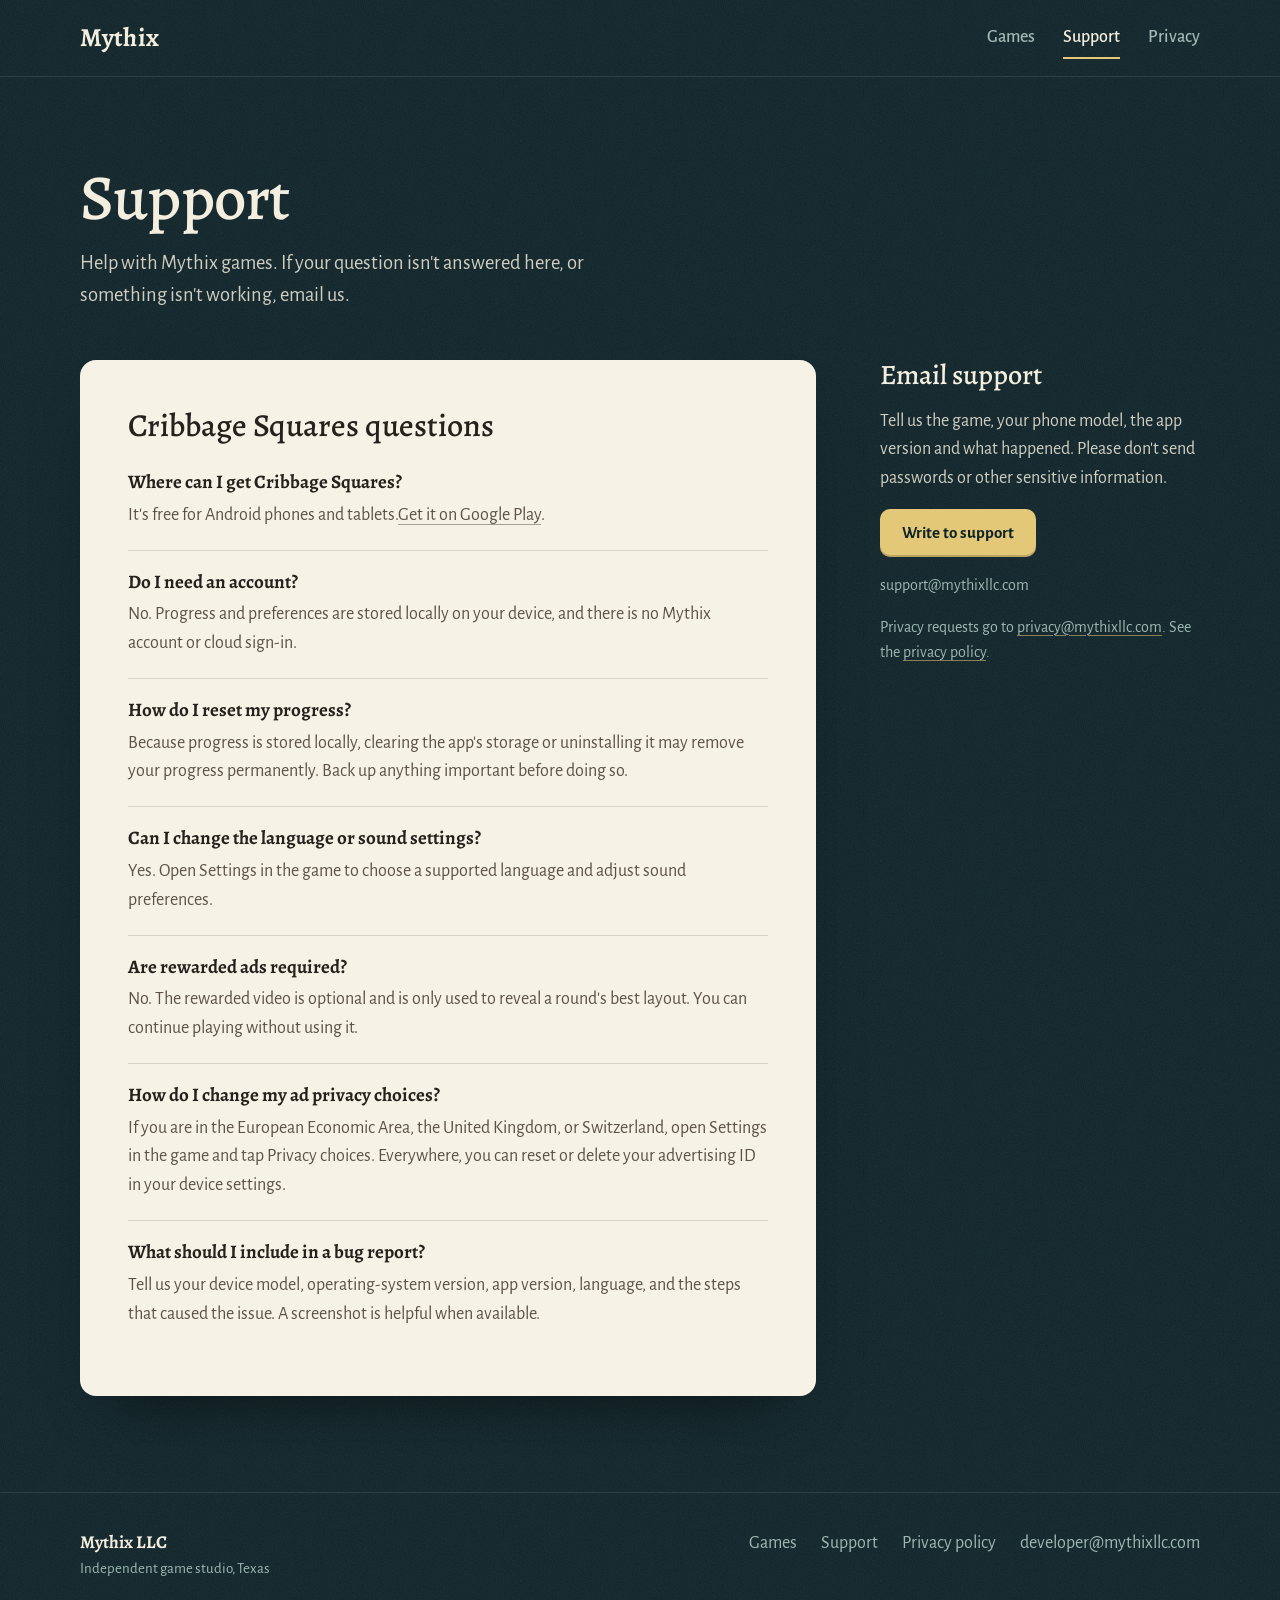
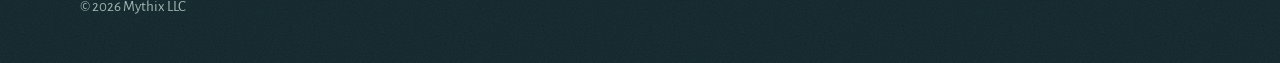
<file: support.html>
<!DOCTYPE html><html lang="en"><head><meta charSet="utf-8"/><meta name="viewport" content="width=device-width, initial-scale=1"/><link rel="stylesheet" href="/_next/static/css/index.hYX3K_jm.css" data-rsc-css-href="/_next/static/css/index.hYX3K_jm.css" data-precedence="vite-rsc/importer-resources"/><link rel="modulepreload" fetchPriority="low" href="/_next/static/chunks/index-lDL4S2oF.js"/><script src="/_next/static/chunks/rolldown-runtime-C60lm6uB.js" type="module" async=""></script><script src="/_next/static/chunks/framework-BgSIrAUN.js" type="module" async=""></script><link rel="modulepreload" href="/_next/static/chunks/layout-segment-context-DxsmDVUG.js" crossorigin=""/><title>Support | Mythix LLC</title><meta name="description" content="Player support for Mythix LLC games, including Cribbage Squares."/><meta property="og:title" content="Mythix LLC, an independent game studio"/><meta property="og:description" content="Games for your phone from a small studio in Texas. The first, Cribbage Squares, is out now on Google Play."/><meta property="og:url" content="https://mythixllc.com"/><meta property="og:site_name" content="Mythix LLC"/><meta property="og:type" content="website"/><meta property="og:image" content="https://mythixllc.com/og-studio.png"/><meta property="og:image:width" content="1200"/><meta property="og:image:height" content="630"/><meta property="og:image:alt" content="The Mythix wordmark over a worktable with a cribbage board and cards"/><meta name="twitter:card" content="summary_large_image"/><meta name="twitter:title" content="Mythix LLC, an independent game studio"/><meta name="twitter:description" content="Games for your phone from a small studio in Texas. The first, Cribbage Squares, is out now on Google Play."/><meta name="twitter:image" content="https://mythixllc.com/og-studio.png"/><link rel="shortcut icon" href="/favicon.svg"/><link rel="icon" href="/favicon.svg"/><script>Object.assign(((self[Symbol.for("vinext.navigationRuntime")]??={bootstrap:{routeManifest:null},functions:{}}).bootstrap.rsc??={rsc:[]}),{params:{},nav:{"pathname":"/support","searchParams":[]}})</script><link rel="modulepreload" href="/_next/static/chunks/index-lDL4S2oF.js" />
</head><body><svg width="0" height="0" style="position:absolute" aria-hidden="true" focusable="false"><defs><symbol id="suit-S" viewBox="0 0 24 24"><path d="M12 2.5C10 5.6 3.5 9.4 3.5 14.1c0 2.7 2.1 4.6 4.6 4.6 1.5 0 2.7-.6 3.3-1.5-.2 1.9-1 3.3-2.7 4.3h6.6c-1.7-1-2.5-2.4-2.7-4.3.6.9 1.8 1.5 3.3 1.5 2.5 0 4.6-1.9 4.6-4.6 0-4.7-6.5-8.5-8.5-11.6z"></path></symbol><symbol id="suit-H" viewBox="0 0 24 24"><path d="M12 21.2C6.4 16.6 2.6 13.2 2.6 8.6c0-3 2.3-5.3 5.2-5.3 1.8 0 3.3.9 4.2 2.4.9-1.5 2.4-2.4 4.2-2.4 2.9 0 5.2 2.3 5.2 5.3 0 4.6-3.8 8-9.4 12.6z"></path></symbol><symbol id="suit-D" viewBox="0 0 24 24"><path d="M12 2.2 19.6 12 12 21.8 4.4 12z"></path></symbol><symbol id="suit-C" viewBox="0 0 24 24"><circle cx="12" cy="7.1" r="4.3"></circle><circle cx="7.1" cy="13.4" r="4.3"></circle><circle cx="16.9" cy="13.4" r="4.3"></circle><circle cx="12" cy="12.2" r="2.4"></circle><path d="M11 12.5h2c0 4.1.8 6.7 3 9H8c2.2-2.3 3-4.9 3-9z"></path></symbol></defs></svg><div class="site-shell"><header class="site-header"><div class="wrap header-inner"><a class="wordmark" href="/" aria-label="Mythix LLC home">Mythix</a><nav aria-label="Primary"><a href="/games">Games</a><a href="/support" aria-current="page">Support</a><a href="/privacy">Privacy</a></nav></div></header><main><section class="page-intro wrap"><h1>Support</h1><p class="lede">Help with Mythix games. If your question isn&#x27;t answered here, or something isn&#x27;t working, email us.</p></section><div class="support-layout wrap"><section class="sheet" aria-labelledby="faq-title"><h2 id="faq-title">Cribbage Squares questions</h2><div class="faq-list"><article class="faq-item"><h3>Where can I get Cribbage Squares?</h3><p>It&#x27;s free for Android phones and tablets.<a href="https://play.google.com/store/apps/details?id=com.mythixllc.cribbagesquares">Get it on Google Play</a>.</p></article><article class="faq-item"><h3>Do I need an account?</h3><p>No. Progress and preferences are stored locally on your device, and there is no Mythix account or cloud sign-in.</p></article><article class="faq-item"><h3>How do I reset my progress?</h3><p>Because progress is stored locally, clearing the app&#x27;s storage or uninstalling it may remove your progress permanently. Back up anything important before doing so.</p></article><article class="faq-item"><h3>Can I change the language or sound settings?</h3><p>Yes. Open Settings in the game to choose a supported language and adjust sound preferences.</p></article><article class="faq-item"><h3>Are rewarded ads required?</h3><p>No. The rewarded video is optional and is only used to reveal a round&#x27;s best layout. You can continue playing without using it.</p></article><article class="faq-item"><h3>How do I change my ad privacy choices?</h3><p>If you are in the European Economic Area, the United Kingdom, or Switzerland, open Settings in the game and tap Privacy choices. Everywhere, you can reset or delete your advertising ID in your device settings.</p></article><article class="faq-item"><h3>What should I include in a bug report?</h3><p>Tell us your device model, operating-system version, app version, language, and the steps that caused the issue. A screenshot is helpful when available.</p></article></div></section><aside class="support-contact" aria-labelledby="contact-title"><h2 id="contact-title">Email support</h2><p>Tell us the game, your phone model, the app version and what happened. Please don&#x27;t send passwords or other sensitive information.</p><a class="btn" href="mailto:support@mythixllc.com?subject=Mythix%20Game%20Support">Write to support</a><p class="note">support@mythixllc.com</p><p class="note">Privacy requests go to <a href="mailto:privacy@mythixllc.com">privacy@mythixllc.com</a>. See the <a href="/privacy">privacy policy</a>.</p></aside></div></main><footer class="site-footer"><div class="wrap footer-inner"><div><p class="footer-name">Mythix LLC</p><p class="footer-tag">Independent game studio, Texas</p></div><nav aria-label="Footer"><a href="/games">Games</a><a href="/support">Support</a><a href="/privacy">Privacy policy</a><a href="mailto:developer@mythixllc.com">developer@mythixllc.com</a></nav><p class="footer-legal">© 2026 Mythix LLC</p></div></footer></div><script type="module" src="/_next/static/chunks/index-lDL4S2oF.js" id="_R_" async=""></script><script>((self[Symbol.for("vinext.navigationRuntime")]??={bootstrap:{routeManifest:null},functions:{}}).bootstrap.rsc??={rsc:[]}).rsc.push("2:I[\"8c0f216c4604\",[],\"Children\",1]\n")</script><script>((self[Symbol.for("vinext.navigationRuntime")]??={bootstrap:{routeManifest:null},functions:{}}).bootstrap.rsc??={rsc:[]}).rsc.push("3:I[\"593f344dc510\",[],\"GlobalErrorBoundary\",1]\n")</script><script>((self[Symbol.for("vinext.navigationRuntime")]??={bootstrap:{routeManifest:null},functions:{}}).bootstrap.rsc??={rsc:[]}).rsc.push("4:I[\"0b874ad30386\",[],\"default\",1]\n")</script><script>((self[Symbol.for("vinext.navigationRuntime")]??={bootstrap:{routeManifest:null},functions:{}}).bootstrap.rsc??={rsc:[]}).rsc.push("5:I[\"593f344dc510\",[],\"ErrorBoundary\",1]\n")</script><script>((self[Symbol.for("vinext.navigationRuntime")]??={bootstrap:{routeManifest:null},functions:{}}).bootstrap.rsc??={rsc:[]}).rsc.push("6:I[\"15c18cfaeeff\",[],\"LayoutSegmentProvider\",1]\n")</script><script>((self[Symbol.for("vinext.navigationRuntime")]??={bootstrap:{routeManifest:null},functions:{}}).bootstrap.rsc??={rsc:[]}).rsc.push("7:I[\"8c0f216c4604\",[],\"Slot\",1]\n")</script><script>((self[Symbol.for("vinext.navigationRuntime")]??={bootstrap:{routeManifest:null},functions:{}}).bootstrap.rsc??={rsc:[]}).rsc.push("8:I[\"9276801271d6\",[],\"AppRouterScrollTarget\",1]\n")</script><script>((self[Symbol.for("vinext.navigationRuntime")]??={bootstrap:{routeManifest:null},functions:{}}).bootstrap.rsc??={rsc:[]}).rsc.push("9:I[\"593f344dc510\",[],\"RedirectBoundary\",1]\n")</script><script>((self[Symbol.for("vinext.navigationRuntime")]??={bootstrap:{routeManifest:null},functions:{}}).bootstrap.rsc??={rsc:[]}).rsc.push(":HL[\"/_next/static/css/index.hYX3K_jm.css\",\"style\"     ]\n")</script><script>((self[Symbol.for("vinext.navigationRuntime")]??={bootstrap:{routeManifest:null},functions:{}}).bootstrap.rsc??={rsc:[]}).rsc.push("0:{\"__route\":\"route:/support\",\"__interceptionContext\":null,\"__layoutIds\":[\"layout:/\"],\"__rootLayout\":\"/\",\"__sourcePage\":\"/support/page\",\"page:/support\":\"$L1\",\"layout:/\":[[[[\"$\",\"link\",\"css:/_next/static/css/index.hYX3K_jm.css\",{\"rel\":\"stylesheet\",\"precedence\":\"vite-rsc/importer-resources\",\"href\":\"/_next/static/css/index.hYX3K_jm.css\",\"data-rsc-css-href\":\"/_next/static/css/index.hYX3K_jm.css\"}],\"$undefined\"],[\"$\",\"html\",null,{\"lang\":\"en\",\"children\":[\"$\",\"body\",null,{\"children\":[[\"$\",\"svg\",null,{\"width\":\"0\",\"height\":\"0\",\"style\":{\"position\":\"absolute\"},\"aria-hidden\":\"true\",\"focusable\":\"false\",\"children\":[\"$\",\"defs\",null,{\"children\":[[\"$\",\"symbol\",null,{\"id\":\"suit-S\",\"viewBox\":\"0 0 24 24\",\"children\":[\"$\",\"path\",null,{\"d\":\"M12 2.5C10 5.6 3.5 9.4 3.5 14.1c0 2.7 2.1 4.6 4.6 4.6 1.5 0 2.7-.6 3.3-1.5-.2 1.9-1 3.3-2.7 4.3h6.6c-1.7-1-2.5-2.4-2.7-4.3.6.9 1.8 1.5 3.3 1.5 2.5 0 4.6-1.9 4.6-4.6 0-4.7-6.5-8.5-8.5-11.6z\"}]}],[\"$\",\"symbol\",null,{\"id\":\"suit-H\",\"viewBox\":\"0 0 24 24\",\"children\":[\"$\",\"path\",null,{\"d\":\"M12 21.2C6.4 16.6 2.6 13.2 2.6 8.6c0-3 2.3-5.3 5.2-5.3 1.8 0 3.3.9 4.2 2.4.9-1.5 2.4-2.4 4.2-2.4 2.9 0 5.2 2.3 5.2 5.3 0 4.6-3.8 8-9.4 12.6z\"}]}],[\"$\",\"symbol\",null,{\"id\":\"suit-D\",\"viewBox\":\"0 0 24 24\",\"children\":[\"$\",\"path\",null,{\"d\":\"M12 2.2 19.6 12 12 21.8 4.4 12z\"}]}],[\"$\",\"symbol\",null,{\"id\":\"suit-C\",\"viewBox\":\"0 0 24 24\",\"children\":[[\"$\",\"circle\",null,{\"cx\":\"12\",\"cy\":\"7.1\",\"r\":\"4.3\"}],[\"$\",\"circle\",null,{\"cx\":\"7.1\",\"cy\":\"13.4\",\"r\":\"4.3\"}],[\"$\",\"circle\",null,{\"cx\":\"16.9\",\"cy\":\"13.4\",\"r\":\"4.3\"}],[\"$\",\"circle\",null,{\"cx\":\"12\",\"cy\":\"12.2\",\"r\":\"2.4\"}],[\"$\",\"path\",null,{\"d\":\"M11 12.5h2c0 4.1.8 6.7 3 9H8c2.2-2.3 3-4.9 3-9z\"}]]}]]}]}],[\"$\",\"$L2\",null,{}]]}]}]],null],\"route:/support\":[[[\"$\",\"meta\",null,{\"charSet\":\"utf-8\"}],[[\"$\",\"title\",\"0\",{\"children\":\"Support | Mythix LLC\"}],[\"$\",\"meta\",\"1\",{\"name\":\"description\",\"content\":\"Player support for Mythix LLC games, including Cribbage Squares.\"}],[\"$\",\"meta\",\"2\",{\"property\":\"og:title\",\"content\":\"Mythix LLC, an independent game studio\"}],[\"$\",\"meta\",\"3\",{\"property\":\"og:description\",\"content\":\"Games for your phone from a small studio in Texas. The first, Cribbage Squares, is out now on Google Play.\"}],[\"$\",\"meta\",\"4\",{\"property\":\"og:url\",\"content\":\"https://mythixllc.com\"}],[\"$\",\"meta\",\"5\",{\"property\":\"og:site_name\",\"content\":\"Mythix LLC\"}],[\"$\",\"meta\",\"6\",{\"property\":\"og:type\",\"content\":\"website\"}],[\"$\",\"meta\",\"7\",{\"property\":\"og:image\",\"content\":\"https://mythixllc.com/og-studio.png\"}],[\"$\",\"meta\",\"8\",{\"property\":\"og:image:width\",\"content\":\"1200\"}],[\"$\",\"meta\",\"9\",{\"property\":\"og:image:height\",\"content\":\"630\"}],[\"$\",\"meta\",\"10\",{\"property\":\"og:image:alt\",\"content\":\"The Mythix wordmark over a worktable with a cribbage board and cards\"}],[\"$\",\"meta\",\"11\",{\"name\":\"twitter:card\",\"content\":\"summary_large_image\"}],[\"$\",\"meta\",\"12\",{\"name\":\"twitter:title\",\"content\":\"Mythix LLC, an independent game studio\"}],[\"$\",\"meta\",\"13\",{\"name\":\"twitter:description\",\"content\":\"Games for your phone from a small studio in Texas. The first, Cribbage Squares, is out now on Google Play.\"}],[\"$\",\"meta\",\"14\",{\"name\":\"twitter:image\",\"content\":\"https://mythixllc.com/og-studio.png\"}],[\"$\",\"link\",\"15\",{\"rel\":\"shortcut icon\",\"href\":\"/favicon.svg\"}],[\"$\",\"link\",\"16\",{\"rel\":\"icon\",\"href\":\"/favicon.svg\"}]],[[\"$\",\"meta\",\"0\",{\"name\":\"viewport\",\"content\":\"width=device-width, initial-scale=1\"}]]],[\"$\",\"$L3\",null,{\"fallback\":\"$4\",\"children\":[\"$\",\"$L5\",null,{\"fallback\":\"$4\",\"children\":[\"$\",\"$L6\",null,{\"providerId\":\"layout:/\",\"segmentMap\":{\"children\":[\"support\"]},\"children\":[\"$\",\"$L7\",null,{\"id\":\"layout:/\",\"parallelSlots\":\"$undefined\",\"children\":[\"$\",\"$L8\",null,{\"children\":[\"$\",\"$L9\",null,{\"children\":[[\"$\",\"$L6\",null,{\"providerId\":\"page:/support\",\"segmentMap\":{\"children\":[\"__PAGE__\"]},\"children\":[\"$\",\"$L7\",null,{\"id\":\"page:/support\"}]}],null]}]}]}]}]}]}],null,null],\"__layoutFlags\":{\"layout:/\":\"s\"},\"__artifactCompatibility\":{\"schemaVersion\":1,\"graphVersion\":\"app-route-graph:d1adbf60a36ad327\",\"deploymentVersion\":\"1c48e552-47da-4fcf-bfa2-403bf0a10bd4\",\"appElementsSchemaVersion\":1,\"rscPayloadSchemaVersion\":1,\"rootBoundaryId\":\"/\",\"renderEpoch\":null},\"__renderObservation\":{\"schemaVersion\":1,\"output\":{\"kind\":\"app-rsc\",\"mountedSlotsFingerprint\":null,\"renderEpoch\":null,\"rootBoundaryId\":\"/\",\"routeId\":\"route:/support\"},\"completeness\":\"partial\",\"boundaryOutcome\":{\"kind\":\"unknown\"},\"requestApis\":[{\"kind\":\"connection\",\"status\":\"unknown\"},{\"kind\":\"cookies\",\"status\":\"unknown\"},{\"kind\":\"draftMode\",\"status\":\"unknown\"},{\"kind\":\"headers\",\"status\":\"observed\"},{\"kind\":\"params\",\"status\":\"unknown\"},{\"kind\":\"searchParams\",\"status\":\"unknown\"}],\"dynamicFetches\":[],\"cacheTags\":[\"/support\",\"_N_T_/layout\",\"_N_T_/support\",\"_N_T_/support/layout\",\"_N_T_/support/page\"],\"pathTags\":[\"/support\"],\"cacheability\":\"unknown\",\"downgrade\":{\"target\":\"freshRender\",\"reasons\":[{\"code\":\"CP_DOWNGRADE_CACHEABILITY_UNKNOWN\",\"target\":\"freshRender\"},{\"code\":\"CP_DOWNGRADE_INCOMPLETE_OBSERVATION\",\"completeness\":\"partial\",\"target\":\"freshRender\"},{\"code\":\"CP_DOWNGRADE_UNKNOWN_REQUEST_API\",\"requestApi\":\"connection\",\"target\":\"freshRender\"},{\"code\":\"CP_DOWNGRADE_UNKNOWN_REQUEST_API\",\"requestApi\":\"cookies\",\"target\":\"freshRender\"},{\"code\":\"CP_DOWNGRADE_UNKNOWN_REQUEST_API\",\"requestApi\":\"draftMode\",\"target\":\"freshRender\"},{\"code\":\"CP_DOWNGRADE_PRIVATE_REQUEST_API\",\"requestApi\":\"headers\",\"target\":\"private\"},{\"code\":\"CP_DOWNGRADE_UNKNOWN_REQUEST_API\",\"requestApi\":\"params\",\"target\":\"freshRender\"},{\"code\":\"CP_DOWNGRADE_UNKNOWN_REQUEST_API\",\"requestApi\":\"searchParams\",\"target\":\"freshRender\"}],\"fallback\":{\"kind\":\"breakerFallback\",\"code\":\"CP_PRIVATE_DYNAMIC_DOWNGRADE\",\"mode\":\"renderFresh\",\"scope\":\"affectedOutput\",\"fields\":{\"reasonCodes\":[\"CP_DOWNGRADE_CACHEABILITY_UNKNOWN\",\"CP_DOWNGRADE_INCOMPLETE_OBSERVATION\",\"CP_DOWNGRADE_UNKNOWN_REQUEST_API\",\"CP_DOWNGRADE_UNKNOWN_REQUEST_API\",\"CP_DOWNGRADE_UNKNOWN_REQUEST_API\",\"CP_DOWNGRADE_PRIVATE_REQUEST_API\",\"CP_DOWNGRADE_UNKNOWN_REQUEST_API\",\"CP_DOWNGRADE_UNKNOWN_REQUEST_API\"],\"target\":\"freshRender\"}},\"isPublicCacheCandidate\":false}}}\n")</script><script>((self[Symbol.for("vinext.navigationRuntime")]??={bootstrap:{routeManifest:null},functions:{}}).bootstrap.rsc??={rsc:[]}).rsc.push("1:[\"$\",\"div\",null,{\"className\":\"site-shell\",\"children\":[[\"$\",\"header\",null,{\"className\":\"site-header\",\"children\":[\"$\",\"div\",null,{\"className\":\"wrap header-inner\",\"children\":[[\"$\",\"a\",null,{\"className\":\"wordmark\",\"href\":\"/\",\"aria-label\":\"Mythix LLC home\",\"children\":\"Mythix\"}],[\"$\",\"nav\",null,{\"aria-label\":\"Primary\",\"children\":[[\"$\",\"a\",\"/games\",{\"href\":\"/games\",\"aria-current\":\"$undefined\",\"children\":\"Games\"}],[\"$\",\"a\",\"/support\",{\"href\":\"/support\",\"aria-current\":\"page\",\"children\":\"Support\"}],[\"$\",\"a\",\"/privacy\",{\"href\":\"/privacy\",\"aria-current\":\"$undefined\",\"children\":\"Privacy\"}]]}]]}]}],[\"$\",\"main\",null,{\"children\":[[\"$\",\"section\",null,{\"className\":\"page-intro wrap\",\"children\":[[\"$\",\"h1\",null,{\"children\":\"Support\"}],[\"$\",\"p\",null,{\"className\":\"lede\",\"children\":\"Help with Mythix games. If your question isn't answered here, or something isn't working, email us.\"}]]}],[\"$\",\"div\",null,{\"className\":\"support-layout wrap\",\"children\":[[\"$\",\"section\",null,{\"className\":\"sheet\",\"aria-labelledby\":\"faq-title\",\"children\":[[\"$\",\"h2\",null,{\"id\":\"faq-title\",\"children\":\"Cribbage Squares questions\"}],[\"$\",\"div\",null,{\"className\":\"faq-list\",\"children\":[[\"$\",\"article\",\"Where can I get Cribbage Squares?\",{\"className\":\"faq-item\",\"children\":[[\"$\",\"h3\",null,{\"children\":\"Where can I get Cribbage Squares?\"}],[\"$\",\"p\",null,{\"children\":[\"It's free for Android phones and tablets.\",[\"$\",\"a\",null,{\"href\":\"https://play.google.com/store/apps/details?id=com.mythixllc.cribbagesquares\",\"children\":\"Get it on Google Play\"}],\".\"]}]]}],[\"$\",\"article\",\"Do I need an account?\",{\"className\":\"faq-item\",\"children\":[[\"$\",\"h3\",null,{\"children\":\"Do I need an account?\"}],[\"$\",\"p\",null,{\"children\":\"No. Progress and preferences are stored locally on your device, and there is no Mythix account or cloud sign-in.\"}]]}],[\"$\",\"article\",\"How do I reset my progress?\",{\"className\":\"faq-item\",\"children\":[[\"$\",\"h3\",null,{\"children\":\"How do I reset my progress?\"}],[\"$\",\"p\",null,{\"children\":\"Because progress is stored locally, clearing the app's storage or uninstalling it may remove your progress permanently. Back up anything important before doing so.\"}]]}],[\"$\",\"article\",\"Can I change the language or sound settings?\",{\"className\":\"faq-item\",\"children\":[[\"$\",\"h3\",null,{\"children\":\"Can I change the language or sound settings?\"}],[\"$\",\"p\",null,{\"children\":\"Yes. Open Settings in the game to choose a supported language and adjust sound preferences.\"}]]}],[\"$\",\"article\",\"Are rewarded ads required?\",{\"className\":\"faq-item\",\"children\":[[\"$\",\"h3\",null,{\"children\":\"Are rewarded ads required?\"}],[\"$\",\"p\",null,{\"children\":\"No. The rewarded video is optional and is only used to reveal a round's best layout. You can continue playing without using it.\"}]]}],[\"$\",\"article\",\"How do I change my ad privacy choices?\",{\"className\":\"faq-item\",\"children\":[[\"$\",\"h3\",null,{\"children\":\"How do I change my ad privacy choices?\"}],[\"$\",\"p\",null,{\"children\":\"If you are in the European Economic Area, the United Kingdom, or Switzerland, open Settings in the game and tap Privacy choices. Everywhere, you can reset or delete your advertising ID in your device settings.\"}]]}],[\"$\",\"article\",\"What should I include in a bug report?\",{\"className\":\"faq-item\",\"children\":[[\"$\",\"h3\",null,{\"children\":\"What should I include in a bug report?\"}],[\"$\",\"p\",null,{\"children\":\"Tell us your device model, operating-system version, app version, language, and the steps that caused the issue. A screenshot is helpful when available.\"}]]}]]}]]}],[\"$\",\"aside\",null,{\"className\":\"support-contact\",\"aria-labelledby\":\"contact-title\",\"children\":[[\"$\",\"h2\",null,{\"id\":\"contact-title\",\"children\":\"Email support\"}],[\"$\",\"p\",null,{\"children\":\"Tell us the game, your phone model, the app version and what happened. Please don't send passwords or other sensitive information.\"}],[\"$\",\"a\",null,{\"className\":\"btn\",\"href\":\"mailto:support@mythixllc.com?subject=Mythix%20Game%20Support\",\"children\":\"Write to support\"}],[\"$\",\"p\",null,{\"className\":\"note\",\"children\":\"support@mythixllc.com\"}],[\"$\",\"p\",null,{\"className\":\"note\",\"children\":[\"Privacy requests go to \",[\"$\",\"a\",null,{\"href\":\"mailto:privacy@mythixllc.com\",\"children\":\"privacy@mythixllc.com\"}],\". See the \",\"$La\",\".\"]}]]}]]}]]}],\"$Lb\"]}]\n")</script><script>((self[Symbol.for("vinext.navigationRuntime")]??={bootstrap:{routeManifest:null},functions:{}}).bootstrap.rsc??={rsc:[]}).rsc.push("a:[\"$\",\"a\",null,{\"href\":\"/privacy\",\"children\":\"privacy policy\"}]\n")</script><script>((self[Symbol.for("vinext.navigationRuntime")]??={bootstrap:{routeManifest:null},functions:{}}).bootstrap.rsc??={rsc:[]}).rsc.push("b:[\"$\",\"footer\",null,{\"className\":\"site-footer\",\"children\":[\"$\",\"div\",null,{\"className\":\"wrap footer-inner\",\"children\":[[\"$\",\"div\",null,{\"children\":[[\"$\",\"p\",null,{\"className\":\"footer-name\",\"children\":\"Mythix LLC\"}],[\"$\",\"p\",null,{\"className\":\"footer-tag\",\"children\":\"Independent game studio, Texas\"}]]}],[\"$\",\"nav\",null,{\"aria-label\":\"Footer\",\"children\":[[\"$\",\"a\",null,{\"href\":\"/games\",\"children\":\"Games\"}],[\"$\",\"a\",null,{\"href\":\"/support\",\"children\":\"Support\"}],[\"$\",\"a\",null,{\"href\":\"/privacy\",\"children\":\"Privacy policy\"}],[\"$\",\"a\",null,{\"href\":\"mailto:developer@mythixllc.com\",\"children\":\"developer@mythixllc.com\"}]]}],[\"$\",\"p\",null,{\"className\":\"footer-legal\",\"children\":\"© 2026 Mythix LLC\"}]]}]}]\n")</script><script>Object.assign(((self[Symbol.for("vinext.navigationRuntime")]??={bootstrap:{routeManifest:null},functions:{}}).bootstrap.rsc??={rsc:[]}),{"initialCacheKind":"dynamic"});((self[Symbol.for("vinext.navigationRuntime")]??={bootstrap:{routeManifest:null},functions:{}}).bootstrap.rsc??={rsc:[]}).done=true</script></body></html>
</file>
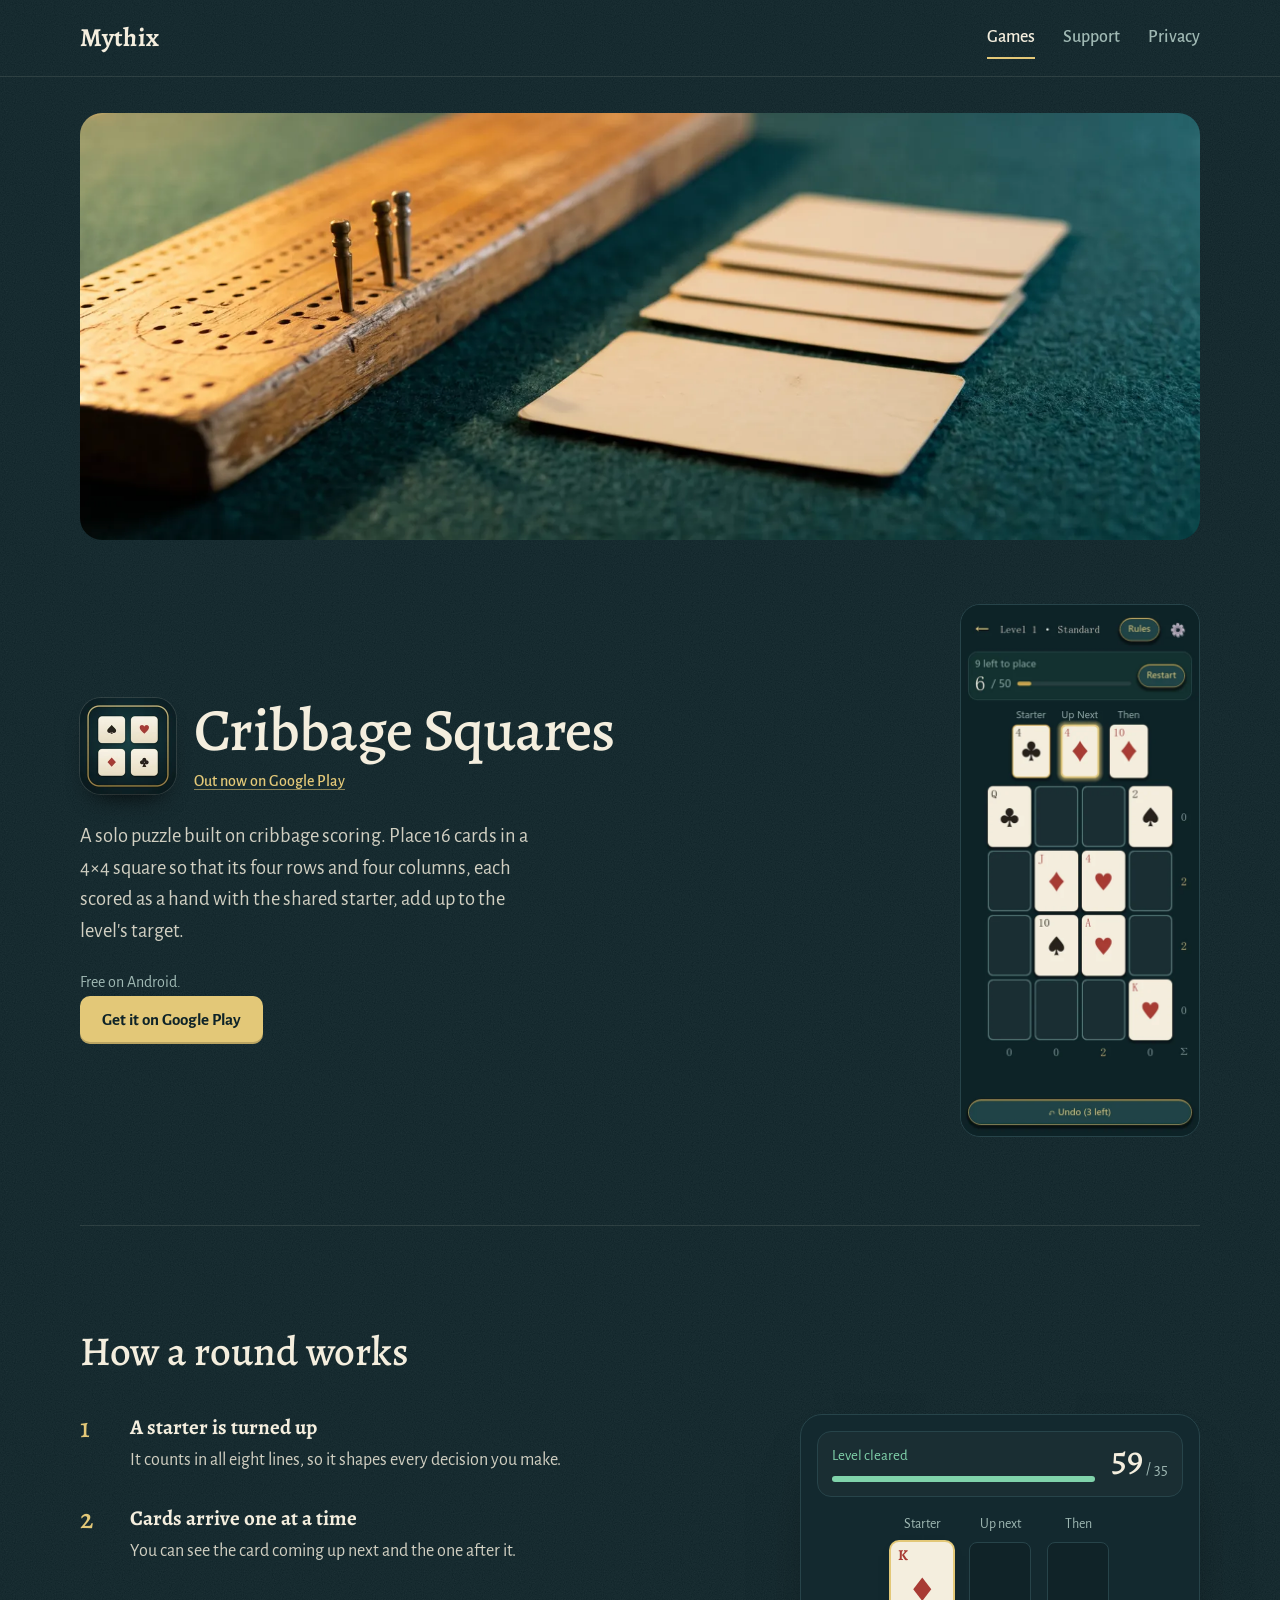
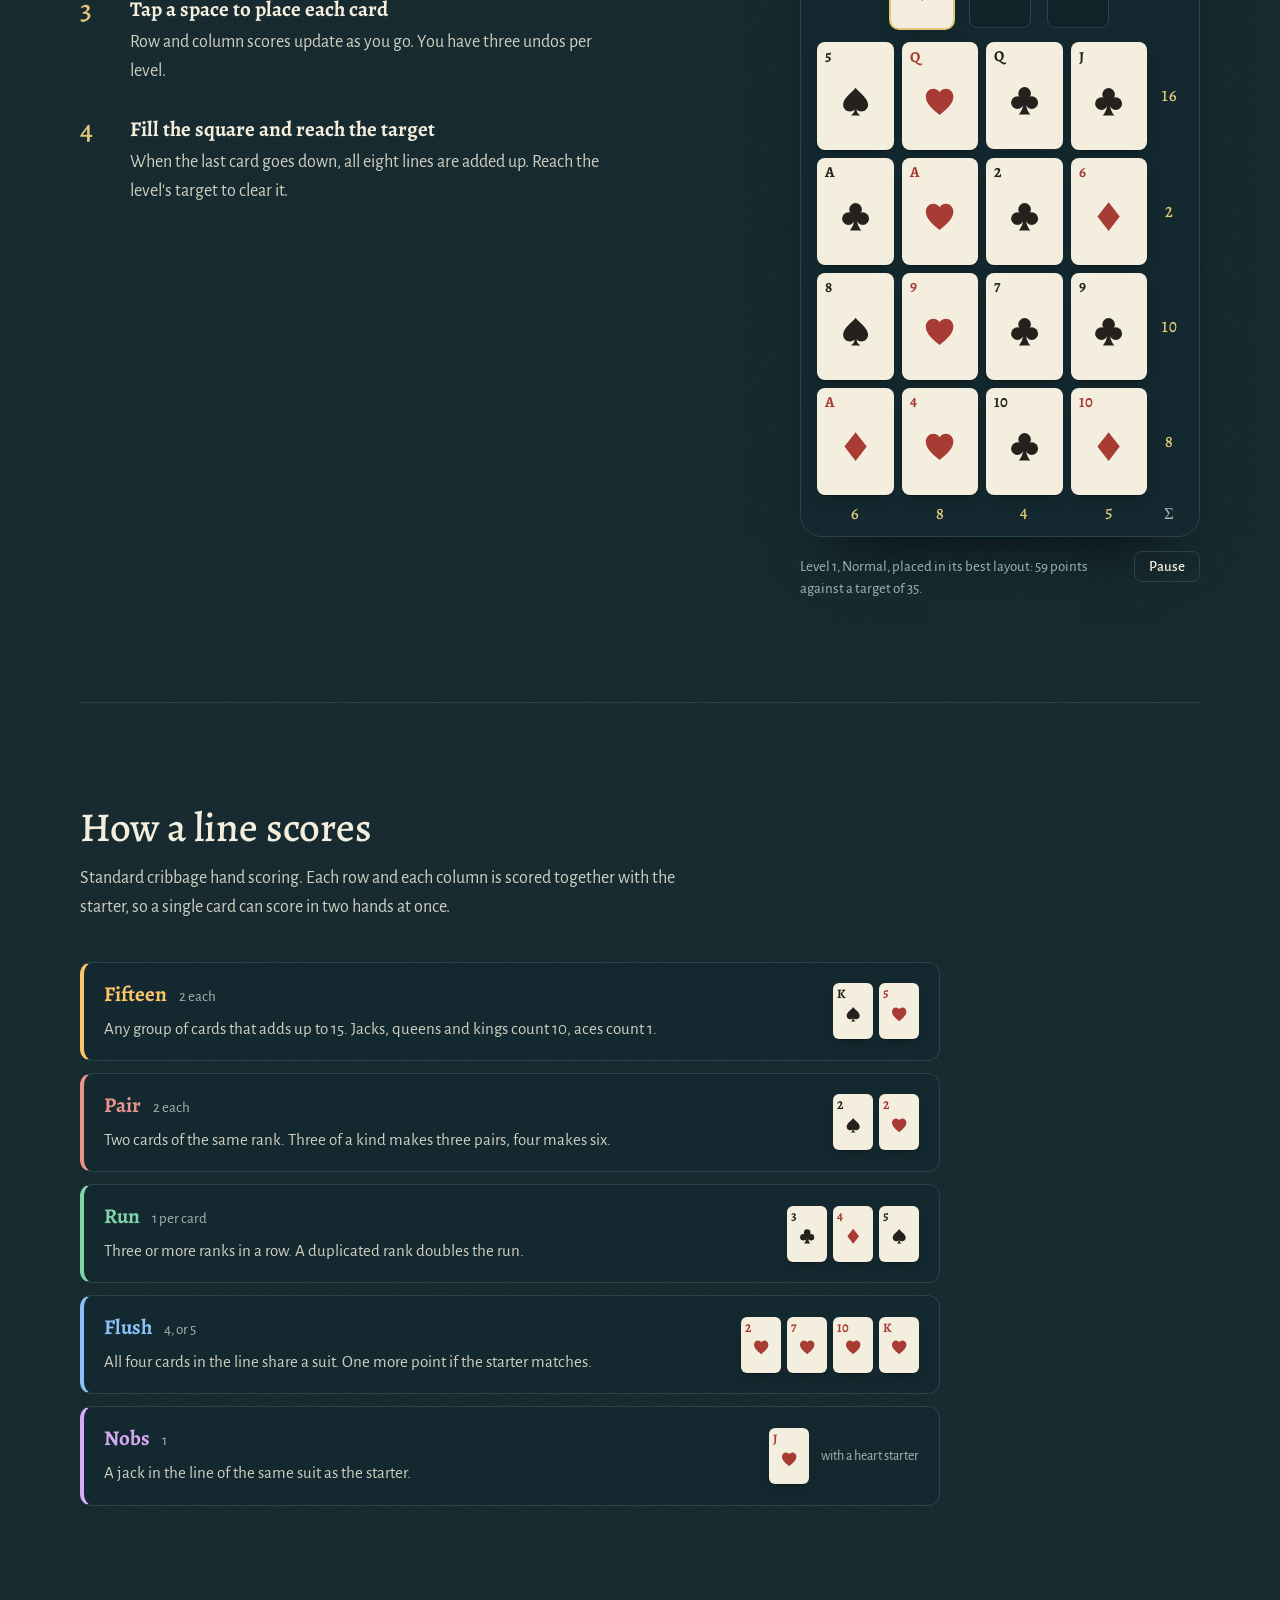
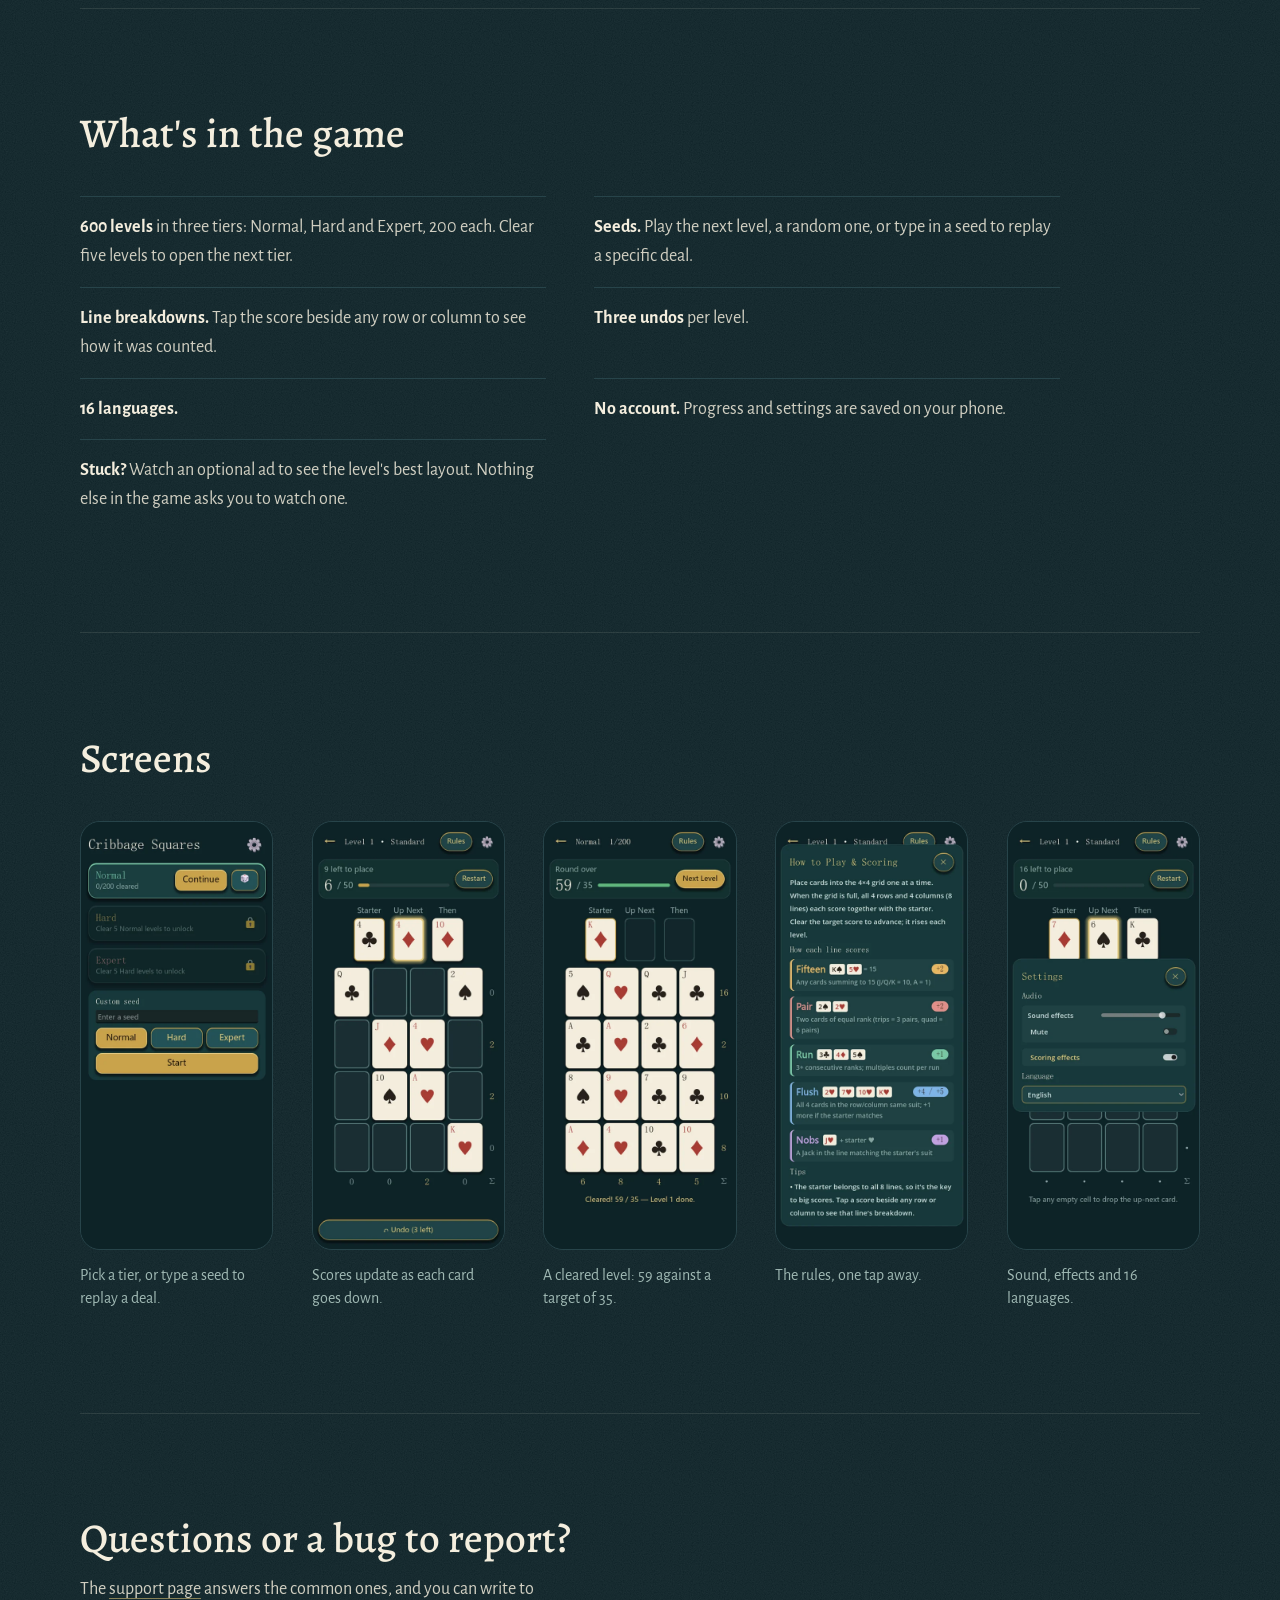
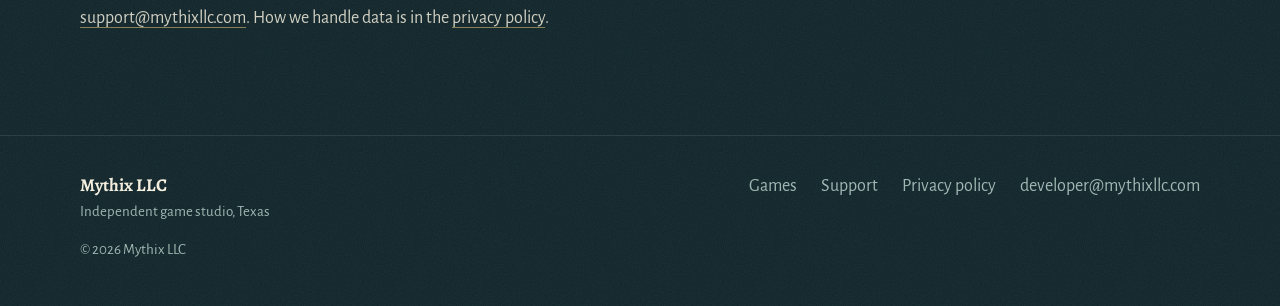
<file: games/cribbage-squares.html>
<!DOCTYPE html><html lang="en"><head><meta charSet="utf-8"/><meta name="viewport" content="width=device-width, initial-scale=1"/><link rel="preload" as="image" imageSrcSet="/images/cribbage-board-960.webp 960w, /images/cribbage-board-1600.webp 1600w" imageSizes="(max-width: 1168px) calc(100vw - 32px), 1120px" fetchPriority="high"/><link rel="preload" href="/images/cribbage-squares-icon.webp" as="image"/><link rel="preload" href="/images/shot-play.webp" as="image"/><link rel="stylesheet" href="/_next/static/css/index.hYX3K_jm.css" data-rsc-css-href="/_next/static/css/index.hYX3K_jm.css" data-precedence="vite-rsc/importer-resources"/><link rel="modulepreload" fetchPriority="low" href="/_next/static/chunks/index-lDL4S2oF.js"/><script src="/_next/static/chunks/rolldown-runtime-C60lm6uB.js" type="module" async=""></script><script src="/_next/static/chunks/framework-BgSIrAUN.js" type="module" async=""></script><link rel="modulepreload" href="/_next/static/chunks/layout-segment-context-DxsmDVUG.js" crossorigin=""/><link rel="modulepreload" href="/_next/static/chunks/DemoTable-2tsyTg3a.js" crossorigin=""/><title>Cribbage Squares | Mythix LLC</title><meta name="description" content="Cribbage Squares is a solo cribbage puzzle for Android. Place 16 cards in a 4×4 square; every row and column is scored as a hand with the starter."/><meta property="og:title" content="Cribbage Squares, a solo cribbage puzzle by Mythix"/><meta property="og:description" content="Place 16 cards in a 4×4 square. Every row and column scores as a cribbage hand."/><meta property="og:url" content="https://mythixllc.com/games/cribbage-squares"/><meta property="og:site_name" content="Mythix LLC"/><meta property="og:type" content="website"/><meta property="og:image" content="https://mythixllc.com/og.png"/><meta property="og:image:width" content="1200"/><meta property="og:image:height" content="630"/><meta property="og:image:alt" content="A finished Cribbage Squares board"/><meta name="twitter:card" content="summary_large_image"/><meta name="twitter:title" content="Cribbage Squares, a solo cribbage puzzle by Mythix"/><meta name="twitter:description" content="Place 16 cards in a 4×4 square. Every row and column scores as a cribbage hand."/><meta name="twitter:image" content="https://mythixllc.com/og.png"/><link rel="shortcut icon" href="/favicon.svg"/><link rel="icon" href="/favicon.svg"/><script>Object.assign(((self[Symbol.for("vinext.navigationRuntime")]??={bootstrap:{routeManifest:null},functions:{}}).bootstrap.rsc??={rsc:[]}),{params:{},nav:{"pathname":"/games/cribbage-squares","searchParams":[]}})</script><link rel="modulepreload" href="/_next/static/chunks/index-lDL4S2oF.js" />
</head><body><svg width="0" height="0" style="position:absolute" aria-hidden="true" focusable="false"><defs><symbol id="suit-S" viewBox="0 0 24 24"><path d="M12 2.5C10 5.6 3.5 9.4 3.5 14.1c0 2.7 2.1 4.6 4.6 4.6 1.5 0 2.7-.6 3.3-1.5-.2 1.9-1 3.3-2.7 4.3h6.6c-1.7-1-2.5-2.4-2.7-4.3.6.9 1.8 1.5 3.3 1.5 2.5 0 4.6-1.9 4.6-4.6 0-4.7-6.5-8.5-8.5-11.6z"></path></symbol><symbol id="suit-H" viewBox="0 0 24 24"><path d="M12 21.2C6.4 16.6 2.6 13.2 2.6 8.6c0-3 2.3-5.3 5.2-5.3 1.8 0 3.3.9 4.2 2.4.9-1.5 2.4-2.4 4.2-2.4 2.9 0 5.2 2.3 5.2 5.3 0 4.6-3.8 8-9.4 12.6z"></path></symbol><symbol id="suit-D" viewBox="0 0 24 24"><path d="M12 2.2 19.6 12 12 21.8 4.4 12z"></path></symbol><symbol id="suit-C" viewBox="0 0 24 24"><circle cx="12" cy="7.1" r="4.3"></circle><circle cx="7.1" cy="13.4" r="4.3"></circle><circle cx="16.9" cy="13.4" r="4.3"></circle><circle cx="12" cy="12.2" r="2.4"></circle><path d="M11 12.5h2c0 4.1.8 6.7 3 9H8c2.2-2.3 3-4.9 3-9z"></path></symbol></defs></svg><div class="site-shell"><header class="site-header"><div class="wrap header-inner"><a class="wordmark" href="/" aria-label="Mythix LLC home">Mythix</a><nav aria-label="Primary"><a href="/games" aria-current="page">Games</a><a href="/support">Support</a><a href="/privacy">Privacy</a></nav></div></header><main><section class="game-top wrap" aria-labelledby="game-title"><figure class="game-banner"><img src="/images/cribbage-board-1600.webp" srcSet="/images/cribbage-board-960.webp 960w, /images/cribbage-board-1600.webp 1600w" sizes="(max-width: 1168px) calc(100vw - 32px), 1120px" alt="A wooden cribbage board with pegs beside a row of face-down cards on a green felt table" width="1600" height="893" fetchPriority="high"/></figure><div class="game-intro"><div><div class="game-id"><img class="app-icon" src="/images/cribbage-squares-icon.webp" alt="" width="192" height="192"/><div><h1 class="game-title">Cribbage Squares</h1><p class="game-status"><a href="https://play.google.com/store/apps/details?id=com.mythixllc.cribbagesquares">Out now on Google Play</a></p></div></div><p class="lede">A solo puzzle built on cribbage scoring. Place 16 cards in a 4×4 square so that its four rows and four columns, each scored as a hand with the shared starter, add up to the level&#x27;s target.</p><p class="note">Free on Android.</p><p><a class="btn" href="https://play.google.com/store/apps/details?id=com.mythixllc.cribbagesquares">Get it on Google Play</a></p></div><figure class="screen screen-lead"><img src="/images/shot-play.webp" alt="A round of Cribbage Squares in progress" width="480" height="1072"/></figure></div></section><section class="section wrap" aria-labelledby="round-title"><div class="section-intro"><h2 id="round-title">How a round works</h2></div><div class="round-layout"><ol class="steps steps-stack"><li><h3>A starter is turned up</h3><p>It counts in all eight lines, so it shapes every decision you make.</p></li><li><h3>Cards arrive one at a time</h3><p>You can see the card coming up next and the one after it.</p></li><li><h3>Tap a space to place each card</h3><p>Row and column scores update as you go. You have three undos per level.</p></li><li><h3>Fill the square and reach the target</h3><p>When the last card goes down, all eight lines are added up. Reach the level&#x27;s target to clear it.</p></li></ol><figure class="table is-cleared"><div class="board" aria-hidden="true"><div class="board-head"><p class="board-status">Level cleared</p><p class="board-score"><span>59</span> / <!-- -->35</p><span class="board-meter"><i style="width:100%"></i></span></div><div class="board-queue"><div class="slot"><span>Starter</span><span class="card is-red is-starter" aria-hidden="true"><b>K</b><svg viewBox="0 0 24 24" focusable="false"><use href="#suit-D"></use></svg></span></div><div class="slot"><span>Up next</span><span class="cell"></span></div><div class="slot"><span>Then</span><span class="cell"></span></div></div><div class="board-grid"><div class="board-row"><span class="cell"><span class="card" aria-hidden="true"><b>5</b><svg viewBox="0 0 24 24" focusable="false"><use href="#suit-S"></use></svg></span></span><span class="cell"><span class="card is-red" aria-hidden="true"><b>Q</b><svg viewBox="0 0 24 24" focusable="false"><use href="#suit-H"></use></svg></span></span><span class="cell"><span class="card" aria-hidden="true"><b>Q</b><svg viewBox="0 0 24 24" focusable="false"><use href="#suit-C"></use></svg></span></span><span class="cell"><span class="card" aria-hidden="true"><b>J</b><svg viewBox="0 0 24 24" focusable="false"><use href="#suit-C"></use></svg></span></span><span class="line-score">16</span></div><div class="board-row"><span class="cell"><span class="card" aria-hidden="true"><b>A</b><svg viewBox="0 0 24 24" focusable="false"><use href="#suit-C"></use></svg></span></span><span class="cell"><span class="card is-red" aria-hidden="true"><b>A</b><svg viewBox="0 0 24 24" focusable="false"><use href="#suit-H"></use></svg></span></span><span class="cell"><span class="card" aria-hidden="true"><b>2</b><svg viewBox="0 0 24 24" focusable="false"><use href="#suit-C"></use></svg></span></span><span class="cell"><span class="card is-red" aria-hidden="true"><b>6</b><svg viewBox="0 0 24 24" focusable="false"><use href="#suit-D"></use></svg></span></span><span class="line-score">2</span></div><div class="board-row"><span class="cell"><span class="card" aria-hidden="true"><b>8</b><svg viewBox="0 0 24 24" focusable="false"><use href="#suit-S"></use></svg></span></span><span class="cell"><span class="card is-red" aria-hidden="true"><b>9</b><svg viewBox="0 0 24 24" focusable="false"><use href="#suit-H"></use></svg></span></span><span class="cell"><span class="card" aria-hidden="true"><b>7</b><svg viewBox="0 0 24 24" focusable="false"><use href="#suit-C"></use></svg></span></span><span class="cell"><span class="card" aria-hidden="true"><b>9</b><svg viewBox="0 0 24 24" focusable="false"><use href="#suit-C"></use></svg></span></span><span class="line-score">10</span></div><div class="board-row"><span class="cell"><span class="card is-red" aria-hidden="true"><b>A</b><svg viewBox="0 0 24 24" focusable="false"><use href="#suit-D"></use></svg></span></span><span class="cell"><span class="card is-red" aria-hidden="true"><b>4</b><svg viewBox="0 0 24 24" focusable="false"><use href="#suit-H"></use></svg></span></span><span class="cell"><span class="card" aria-hidden="true"><b>10</b><svg viewBox="0 0 24 24" focusable="false"><use href="#suit-C"></use></svg></span></span><span class="cell"><span class="card is-red" aria-hidden="true"><b>10</b><svg viewBox="0 0 24 24" focusable="false"><use href="#suit-D"></use></svg></span></span><span class="line-score">8</span></div><div class="board-row board-cols"><span class="line-score">6</span><span class="line-score">8</span><span class="line-score">4</span><span class="line-score">5</span><span class="line-score sigma">Σ</span></div></div></div><figcaption><span>Level 1, Normal<!-- -->, placed in its best layout: <!-- -->59<!-- --> points against a target of <!-- -->35<!-- -->.</span><button type="button" class="board-toggle" hidden="">Play</button></figcaption></figure></div></section><section class="section wrap" aria-labelledby="scoring-title"><div class="section-intro"><h2 id="scoring-title">How a line scores</h2><p>Standard cribbage hand scoring. Each row and each column is scored together with the starter, so a single card can score in two hands at once.</p></div><ul class="scoring"><li class="score-rule tone-fifteen"><div class="score-rule-head"><h3>Fifteen</h3><span class="points">2 each</span></div><p>Any group of cards that adds up to 15. Jacks, queens and kings count 10, aces count 1.</p><div class="hand" aria-label="Example: KS 5H"><span class="card card-small" role="img" aria-label="king of spades"><b>K</b><svg viewBox="0 0 24 24" focusable="false"><use href="#suit-S"></use></svg></span><span class="card is-red card-small" role="img" aria-label="5 of hearts"><b>5</b><svg viewBox="0 0 24 24" focusable="false"><use href="#suit-H"></use></svg></span></div></li><li class="score-rule tone-pair"><div class="score-rule-head"><h3>Pair</h3><span class="points">2 each</span></div><p>Two cards of the same rank. Three of a kind makes three pairs, four makes six.</p><div class="hand" aria-label="Example: 2S 2H"><span class="card card-small" role="img" aria-label="2 of spades"><b>2</b><svg viewBox="0 0 24 24" focusable="false"><use href="#suit-S"></use></svg></span><span class="card is-red card-small" role="img" aria-label="2 of hearts"><b>2</b><svg viewBox="0 0 24 24" focusable="false"><use href="#suit-H"></use></svg></span></div></li><li class="score-rule tone-run"><div class="score-rule-head"><h3>Run</h3><span class="points">1 per card</span></div><p>Three or more ranks in a row. A duplicated rank doubles the run.</p><div class="hand" aria-label="Example: 3C 4D 5S"><span class="card card-small" role="img" aria-label="3 of clubs"><b>3</b><svg viewBox="0 0 24 24" focusable="false"><use href="#suit-C"></use></svg></span><span class="card is-red card-small" role="img" aria-label="4 of diamonds"><b>4</b><svg viewBox="0 0 24 24" focusable="false"><use href="#suit-D"></use></svg></span><span class="card card-small" role="img" aria-label="5 of spades"><b>5</b><svg viewBox="0 0 24 24" focusable="false"><use href="#suit-S"></use></svg></span></div></li><li class="score-rule tone-flush"><div class="score-rule-head"><h3>Flush</h3><span class="points">4, or 5</span></div><p>All four cards in the line share a suit. One more point if the starter matches.</p><div class="hand" aria-label="Example: 2H 7H 10H KH"><span class="card is-red card-small" role="img" aria-label="2 of hearts"><b>2</b><svg viewBox="0 0 24 24" focusable="false"><use href="#suit-H"></use></svg></span><span class="card is-red card-small" role="img" aria-label="7 of hearts"><b>7</b><svg viewBox="0 0 24 24" focusable="false"><use href="#suit-H"></use></svg></span><span class="card is-red card-small" role="img" aria-label="10 of hearts"><b>10</b><svg viewBox="0 0 24 24" focusable="false"><use href="#suit-H"></use></svg></span><span class="card is-red card-small" role="img" aria-label="king of hearts"><b>K</b><svg viewBox="0 0 24 24" focusable="false"><use href="#suit-H"></use></svg></span></div></li><li class="score-rule tone-nobs"><div class="score-rule-head"><h3>Nobs</h3><span class="points">1</span></div><p>A jack in the line of the same suit as the starter.</p><div class="hand" aria-label="Example: JH"><span class="card is-red card-small" role="img" aria-label="jack of hearts"><b>J</b><svg viewBox="0 0 24 24" focusable="false"><use href="#suit-H"></use></svg></span><span class="hand-note">with a heart starter</span></div></li></ul></section><section class="section wrap" aria-labelledby="inside-title"><div class="section-intro"><h2 id="inside-title">What&#x27;s in the game</h2></div><ul class="facts"><li><strong>600 levels</strong> in three tiers: Normal, Hard and Expert, 200 each. Clear five levels to open the next tier.</li><li><strong>Seeds.</strong> Play the next level, a random one, or type in a seed to replay a specific deal.</li><li><strong>Line breakdowns.</strong> Tap the score beside any row or column to see how it was counted.</li><li><strong>Three undos</strong> per level.</li><li><strong>16 languages.</strong></li><li><strong>No account.</strong> Progress and settings are saved on your phone.</li><li><strong>Stuck?</strong> Watch an optional ad to see the level&#x27;s best layout. Nothing else in the game asks you to watch one.</li></ul></section><section class="section wrap" aria-labelledby="shots-title"><div class="section-intro"><h2 id="shots-title">Screens</h2></div><div class="screens screens-five"><figure class="screen"><img src="/images/shot-home.webp" alt="Home screen with Normal, Hard and Expert tiers and a custom seed box" width="480" height="1072" loading="lazy"/><figcaption>Pick a tier, or type a seed to replay a deal.</figcaption></figure><figure class="screen"><img src="/images/shot-play.webp" alt="A round in progress with nine cards placed and row and column scores" width="480" height="1072" loading="lazy"/><figcaption>Scores update as each card goes down.</figcaption></figure><figure class="screen"><img src="/images/shot-cleared.webp" alt="A full board scoring 59 against a target of 35" width="480" height="1072" loading="lazy"/><figcaption>A cleared level: 59 against a target of 35.</figcaption></figure><figure class="screen"><img src="/images/shot-rules.webp" alt="The in-game scoring rules" width="480" height="1072" loading="lazy"/><figcaption>The rules, one tap away.</figcaption></figure><figure class="screen"><img src="/images/shot-settings.webp" alt="Settings for sound, scoring effects and language" width="480" height="1072" loading="lazy"/><figcaption>Sound, effects and 16 languages.</figcaption></figure></div></section><section class="section wrap help-row" aria-labelledby="help-title"><h2 id="help-title">Questions or a bug to report?</h2><p>The <a href="/support">support page</a> answers the common ones, and you can write to <a href="mailto:support@mythixllc.com">support@mythixllc.com</a>. How we handle data is in the <a href="/privacy">privacy policy</a>.</p></section></main><footer class="site-footer"><div class="wrap footer-inner"><div><p class="footer-name">Mythix LLC</p><p class="footer-tag">Independent game studio, Texas</p></div><nav aria-label="Footer"><a href="/games">Games</a><a href="/support">Support</a><a href="/privacy">Privacy policy</a><a href="mailto:developer@mythixllc.com">developer@mythixllc.com</a></nav><p class="footer-legal">© 2026 Mythix LLC</p></div></footer></div><script type="module" src="/_next/static/chunks/index-lDL4S2oF.js" id="_R_" async=""></script><script>((self[Symbol.for("vinext.navigationRuntime")]??={bootstrap:{routeManifest:null},functions:{}}).bootstrap.rsc??={rsc:[]}).rsc.push("2:I[\"8c0f216c4604\",[],\"Children\",1]\n")</script><script>((self[Symbol.for("vinext.navigationRuntime")]??={bootstrap:{routeManifest:null},functions:{}}).bootstrap.rsc??={rsc:[]}).rsc.push("3:I[\"593f344dc510\",[],\"GlobalErrorBoundary\",1]\n")</script><script>((self[Symbol.for("vinext.navigationRuntime")]??={bootstrap:{routeManifest:null},functions:{}}).bootstrap.rsc??={rsc:[]}).rsc.push("4:I[\"0b874ad30386\",[],\"default\",1]\n")</script><script>((self[Symbol.for("vinext.navigationRuntime")]??={bootstrap:{routeManifest:null},functions:{}}).bootstrap.rsc??={rsc:[]}).rsc.push("5:I[\"593f344dc510\",[],\"ErrorBoundary\",1]\n")</script><script>((self[Symbol.for("vinext.navigationRuntime")]??={bootstrap:{routeManifest:null},functions:{}}).bootstrap.rsc??={rsc:[]}).rsc.push("6:I[\"15c18cfaeeff\",[],\"LayoutSegmentProvider\",1]\n")</script><script>((self[Symbol.for("vinext.navigationRuntime")]??={bootstrap:{routeManifest:null},functions:{}}).bootstrap.rsc??={rsc:[]}).rsc.push("7:I[\"8c0f216c4604\",[],\"Slot\",1]\n")</script><script>((self[Symbol.for("vinext.navigationRuntime")]??={bootstrap:{routeManifest:null},functions:{}}).bootstrap.rsc??={rsc:[]}).rsc.push("8:I[\"9276801271d6\",[],\"AppRouterScrollTarget\",1]\n")</script><script>((self[Symbol.for("vinext.navigationRuntime")]??={bootstrap:{routeManifest:null},functions:{}}).bootstrap.rsc??={rsc:[]}).rsc.push("9:I[\"593f344dc510\",[],\"RedirectBoundary\",1]\n")</script><script>((self[Symbol.for("vinext.navigationRuntime")]??={bootstrap:{routeManifest:null},functions:{}}).bootstrap.rsc??={rsc:[]}).rsc.push(":HL[\"/_next/static/css/index.hYX3K_jm.css\",\"style\"     ]\n")</script><script>((self[Symbol.for("vinext.navigationRuntime")]??={bootstrap:{routeManifest:null},functions:{}}).bootstrap.rsc??={rsc:[]}).rsc.push("0:{\"__route\":\"route:/games/cribbage-squares\",\"__interceptionContext\":null,\"__layoutIds\":[\"layout:/\"],\"__rootLayout\":\"/\",\"__sourcePage\":\"/games/cribbage-squares/page\",\"page:/games/cribbage-squares\":\"$L1\",\"layout:/\":[[[[\"$\",\"link\",\"css:/_next/static/css/index.hYX3K_jm.css\",{\"rel\":\"stylesheet\",\"precedence\":\"vite-rsc/importer-resources\",\"href\":\"/_next/static/css/index.hYX3K_jm.css\",\"data-rsc-css-href\":\"/_next/static/css/index.hYX3K_jm.css\"}],\"$undefined\"],[\"$\",\"html\",null,{\"lang\":\"en\",\"children\":[\"$\",\"body\",null,{\"children\":[[\"$\",\"svg\",null,{\"width\":\"0\",\"height\":\"0\",\"style\":{\"position\":\"absolute\"},\"aria-hidden\":\"true\",\"focusable\":\"false\",\"children\":[\"$\",\"defs\",null,{\"children\":[[\"$\",\"symbol\",null,{\"id\":\"suit-S\",\"viewBox\":\"0 0 24 24\",\"children\":[\"$\",\"path\",null,{\"d\":\"M12 2.5C10 5.6 3.5 9.4 3.5 14.1c0 2.7 2.1 4.6 4.6 4.6 1.5 0 2.7-.6 3.3-1.5-.2 1.9-1 3.3-2.7 4.3h6.6c-1.7-1-2.5-2.4-2.7-4.3.6.9 1.8 1.5 3.3 1.5 2.5 0 4.6-1.9 4.6-4.6 0-4.7-6.5-8.5-8.5-11.6z\"}]}],[\"$\",\"symbol\",null,{\"id\":\"suit-H\",\"viewBox\":\"0 0 24 24\",\"children\":[\"$\",\"path\",null,{\"d\":\"M12 21.2C6.4 16.6 2.6 13.2 2.6 8.6c0-3 2.3-5.3 5.2-5.3 1.8 0 3.3.9 4.2 2.4.9-1.5 2.4-2.4 4.2-2.4 2.9 0 5.2 2.3 5.2 5.3 0 4.6-3.8 8-9.4 12.6z\"}]}],[\"$\",\"symbol\",null,{\"id\":\"suit-D\",\"viewBox\":\"0 0 24 24\",\"children\":[\"$\",\"path\",null,{\"d\":\"M12 2.2 19.6 12 12 21.8 4.4 12z\"}]}],[\"$\",\"symbol\",null,{\"id\":\"suit-C\",\"viewBox\":\"0 0 24 24\",\"children\":[[\"$\",\"circle\",null,{\"cx\":\"12\",\"cy\":\"7.1\",\"r\":\"4.3\"}],[\"$\",\"circle\",null,{\"cx\":\"7.1\",\"cy\":\"13.4\",\"r\":\"4.3\"}],[\"$\",\"circle\",null,{\"cx\":\"16.9\",\"cy\":\"13.4\",\"r\":\"4.3\"}],[\"$\",\"circle\",null,{\"cx\":\"12\",\"cy\":\"12.2\",\"r\":\"2.4\"}],[\"$\",\"path\",null,{\"d\":\"M11 12.5h2c0 4.1.8 6.7 3 9H8c2.2-2.3 3-4.9 3-9z\"}]]}]]}]}],[\"$\",\"$L2\",null,{}]]}]}]],null],\"route:/games/cribbage-squares\":[[[\"$\",\"meta\",null,{\"charSet\":\"utf-8\"}],[[\"$\",\"title\",\"0\",{\"children\":\"Cribbage Squares | Mythix LLC\"}],[\"$\",\"meta\",\"1\",{\"name\":\"description\",\"content\":\"Cribbage Squares is a solo cribbage puzzle for Android. Place 16 cards in a 4×4 square; every row and column is scored as a hand with the starter.\"}],[\"$\",\"meta\",\"2\",{\"property\":\"og:title\",\"content\":\"Cribbage Squares, a solo cribbage puzzle by Mythix\"}],[\"$\",\"meta\",\"3\",{\"property\":\"og:description\",\"content\":\"Place 16 cards in a 4×4 square. Every row and column scores as a cribbage hand.\"}],[\"$\",\"meta\",\"4\",{\"property\":\"og:url\",\"content\":\"https://mythixllc.com/games/cribbage-squares\"}],[\"$\",\"meta\",\"5\",{\"property\":\"og:site_name\",\"content\":\"Mythix LLC\"}],[\"$\",\"meta\",\"6\",{\"property\":\"og:type\",\"content\":\"website\"}],[\"$\",\"meta\",\"7\",{\"property\":\"og:image\",\"content\":\"https://mythixllc.com/og.png\"}],[\"$\",\"meta\",\"8\",{\"property\":\"og:image:width\",\"content\":\"1200\"}],[\"$\",\"meta\",\"9\",{\"property\":\"og:image:height\",\"content\":\"630\"}],[\"$\",\"meta\",\"10\",{\"property\":\"og:image:alt\",\"content\":\"A finished Cribbage Squares board\"}],[\"$\",\"meta\",\"11\",{\"name\":\"twitter:card\",\"content\":\"summary_large_image\"}],[\"$\",\"meta\",\"12\",{\"name\":\"twitter:title\",\"content\":\"Cribbage Squares, a solo cribbage puzzle by Mythix\"}],[\"$\",\"meta\",\"13\",{\"name\":\"twitter:description\",\"content\":\"Place 16 cards in a 4×4 square. Every row and column scores as a cribbage hand.\"}],[\"$\",\"meta\",\"14\",{\"name\":\"twitter:image\",\"content\":\"https://mythixllc.com/og.png\"}],[\"$\",\"link\",\"15\",{\"rel\":\"shortcut icon\",\"href\":\"/favicon.svg\"}],[\"$\",\"link\",\"16\",{\"rel\":\"icon\",\"href\":\"/favicon.svg\"}]],[[\"$\",\"meta\",\"0\",{\"name\":\"viewport\",\"content\":\"width=device-width, initial-scale=1\"}]]],[\"$\",\"$L3\",null,{\"fallback\":\"$4\",\"children\":[\"$\",\"$L5\",null,{\"fallback\":\"$4\",\"children\":[\"$\",\"$L6\",null,{\"providerId\":\"layout:/\",\"segmentMap\":{\"children\":[\"games\",\"cribbage-squares\"]},\"children\":[\"$\",\"$L7\",null,{\"id\":\"layout:/\",\"parallelSlots\":\"$undefined\",\"children\":[\"$\",\"$L8\",null,{\"children\":[\"$\",\"$L9\",null,{\"children\":[[\"$\",\"$L6\",null,{\"providerId\":\"page:/games/cribbage-squares\",\"segmentMap\":{\"children\":[\"__PAGE__\"]},\"children\":[\"$\",\"$L7\",null,{\"id\":\"page:/games/cribbage-squares\"}]}],null]}]}]}]}]}]}],null,null],\"__layoutFlags\":{\"layout:/\":\"s\"},\"__artifactCompatibility\":{\"schemaVersion\":1,\"graphVersion\":\"app-route-graph:52a26a688601c080\",\"deploymentVersion\":\"1c48e552-47da-4fcf-bfa2-403bf0a10bd4\",\"appElementsSchemaVersion\":1,\"rscPayloadSchemaVersion\":1,\"rootBoundaryId\":\"/\",\"renderEpoch\":null},\"__renderObservation\":{\"schemaVersion\":1,\"output\":{\"kind\":\"app-rsc\",\"mountedSlotsFingerprint\":null,\"renderEpoch\":null,\"rootBoundaryId\":\"/\",\"routeId\":\"route:/games/cribbage-squares\"},\"completeness\":\"partial\",\"boundaryOutcome\":{\"kind\":\"unknown\"},\"requestApis\":[{\"kind\":\"connection\",\"status\":\"unknown\"},{\"kind\":\"cookies\",\"status\":\"unknown\"},{\"kind\":\"draftMode\",\"status\":\"unknown\"},{\"kind\":\"headers\",\"status\":\"observed\"},{\"kind\":\"params\",\"status\":\"unknown\"},{\"kind\":\"searchParams\",\"status\":\"unknown\"}],\"dynamicFetches\":[],\"cacheTags\":[\"/games/cribbage-squares\",\"_N_T_/games/cribbage-squares\",\"_N_T_/games/cribbage-squares/layout\",\"_N_T_/games/cribbage-squares/page\",\"_N_T_/games/layout\",\"_N_T_/layout\"],\"pathTags\":[\"/games/cribbage-squares\"],\"cacheability\":\"unknown\",\"downgrade\":{\"target\":\"freshRender\",\"reasons\":[{\"code\":\"CP_DOWNGRADE_CACHEABILITY_UNKNOWN\",\"target\":\"freshRender\"},{\"code\":\"CP_DOWNGRADE_INCOMPLETE_OBSERVATION\",\"completeness\":\"partial\",\"target\":\"freshRender\"},{\"code\":\"CP_DOWNGRADE_UNKNOWN_REQUEST_API\",\"requestApi\":\"connection\",\"target\":\"freshRender\"},{\"code\":\"CP_DOWNGRADE_UNKNOWN_REQUEST_API\",\"requestApi\":\"cookies\",\"target\":\"freshRender\"},{\"code\":\"CP_DOWNGRADE_UNKNOWN_REQUEST_API\",\"requestApi\":\"draftMode\",\"target\":\"freshRender\"},{\"code\":\"CP_DOWNGRADE_PRIVATE_REQUEST_API\",\"requestApi\":\"headers\",\"target\":\"private\"},{\"code\":\"CP_DOWNGRADE_UNKNOWN_REQUEST_API\",\"requestApi\":\"params\",\"target\":\"freshRender\"},{\"code\":\"CP_DOWNGRADE_UNKNOWN_REQUEST_API\",\"requestApi\":\"searchParams\",\"target\":\"freshRender\"}],\"fallback\":{\"kind\":\"breakerFallback\",\"code\":\"CP_PRIVATE_DYNAMIC_DOWNGRADE\",\"mode\":\"renderFresh\",\"scope\":\"affectedOutput\",\"fields\":{\"reasonCodes\":[\"CP_DOWNGRADE_CACHEABILITY_UNKNOWN\",\"CP_DOWNGRADE_INCOMPLETE_OBSERVATION\",\"CP_DOWNGRADE_UNKNOWN_REQUEST_API\",\"CP_DOWNGRADE_UNKNOWN_REQUEST_API\",\"CP_DOWNGRADE_UNKNOWN_REQUEST_API\",\"CP_DOWNGRADE_PRIVATE_REQUEST_API\",\"CP_DOWNGRADE_UNKNOWN_REQUEST_API\",\"CP_DOWNGRADE_UNKNOWN_REQUEST_API\"],\"target\":\"freshRender\"}},\"isPublicCacheCandidate\":false}}}\n")</script><script>((self[Symbol.for("vinext.navigationRuntime")]??={bootstrap:{routeManifest:null},functions:{}}).bootstrap.rsc??={rsc:[]}).rsc.push("a:I[\"ed0313397743\",[],\"DemoTable\",1]\n")</script><script>((self[Symbol.for("vinext.navigationRuntime")]??={bootstrap:{routeManifest:null},functions:{}}).bootstrap.rsc??={rsc:[]}).rsc.push(":HL[\"/images/cribbage-board-1600.webp\",\"image\",{\"imageSrcSet\":\"/images/cribbage-board-960.webp 960w, /images/cribbage-board-1600.webp 1600w\",\"imageSizes\":\"(max-width: 1168px) calc(100vw - 32px), 1120px\",\"fetchPriority\":\"high\"}]\n")</script><script>((self[Symbol.for("vinext.navigationRuntime")]??={bootstrap:{routeManifest:null},functions:{}}).bootstrap.rsc??={rsc:[]}).rsc.push(":HL[\"/images/cribbage-squares-icon.webp\",\"image\"]\n")</script><script>((self[Symbol.for("vinext.navigationRuntime")]??={bootstrap:{routeManifest:null},functions:{}}).bootstrap.rsc??={rsc:[]}).rsc.push(":HL[\"/images/shot-play.webp\",\"image\"]\n")</script><script>((self[Symbol.for("vinext.navigationRuntime")]??={bootstrap:{routeManifest:null},functions:{}}).bootstrap.rsc??={rsc:[]}).rsc.push("1:[\"$\",\"div\",null,{\"className\":\"site-shell\",\"children\":[[\"$\",\"header\",null,{\"className\":\"site-header\",\"children\":[\"$\",\"div\",null,{\"className\":\"wrap header-inner\",\"children\":[[\"$\",\"a\",null,{\"className\":\"wordmark\",\"href\":\"/\",\"aria-label\":\"Mythix LLC home\",\"children\":\"Mythix\"}],[\"$\",\"nav\",null,{\"aria-label\":\"Primary\",\"children\":[[\"$\",\"a\",\"/games\",{\"href\":\"/games\",\"aria-current\":\"page\",\"children\":\"Games\"}],[\"$\",\"a\",\"/support\",{\"href\":\"/support\",\"aria-current\":\"$undefined\",\"children\":\"Support\"}],[\"$\",\"a\",\"/privacy\",{\"href\":\"/privacy\",\"aria-current\":\"$undefined\",\"children\":\"Privacy\"}]]}]]}]}],[\"$\",\"main\",null,{\"children\":[[\"$\",\"section\",null,{\"className\":\"game-top wrap\",\"aria-labelledby\":\"game-title\",\"children\":[[\"$\",\"figure\",null,{\"className\":\"game-banner\",\"children\":[\"$\",\"img\",null,{\"src\":\"/images/cribbage-board-1600.webp\",\"srcSet\":\"/images/cribbage-board-960.webp 960w, /images/cribbage-board-1600.webp 1600w\",\"sizes\":\"(max-width: 1168px) calc(100vw - 32px), 1120px\",\"alt\":\"A wooden cribbage board with pegs beside a row of face-down cards on a green felt table\",\"width\":1600,\"height\":893,\"fetchPriority\":\"high\"}]}],[\"$\",\"div\",null,{\"className\":\"game-intro\",\"children\":[[\"$\",\"div\",null,{\"children\":[[\"$\",\"div\",null,{\"className\":\"game-id\",\"children\":[[\"$\",\"img\",null,{\"className\":\"app-icon\",\"src\":\"/images/cribbage-squares-icon.webp\",\"alt\":\"\",\"width\":192,\"height\":192}],[\"$\",\"div\",null,{\"children\":[[\"$\",\"h1\",null,{\"className\":\"game-title\",\"children\":\"Cribbage Squares\"}],[\"$\",\"p\",null,{\"className\":\"game-status\",\"children\":[\"$\",\"a\",null,{\"href\":\"https://play.google.com/store/apps/details?id=com.mythixllc.cribbagesquares\",\"children\":\"Out now on Google Play\"}]}]]}]]}],[\"$\",\"p\",null,{\"className\":\"lede\",\"children\":\"A solo puzzle built on cribbage scoring. Place 16 cards in a 4×4 square so that its four rows and four columns, each scored as a hand with the shared starter, add up to the level's target.\"}],[\"$\",\"p\",null,{\"className\":\"note\",\"children\":\"Free on Android.\"}],[\"$\",\"p\",null,{\"children\":[\"$\",\"a\",null,{\"className\":\"btn\",\"href\":\"https://play.google.com/store/apps/details?id=com.mythixllc.cribbagesquares\",\"children\":\"Get it on Google Play\"}]}]]}],[\"$\",\"figure\",null,{\"className\":\"screen screen-lead\",\"children\":[\"$\",\"img\",null,{\"src\":\"/images/shot-play.webp\",\"alt\":\"A round of Cribbage Squares in progress\",\"width\":480,\"height\":1072}]}]]}]]}],[\"$\",\"section\",null,{\"className\":\"section wrap\",\"aria-labelledby\":\"round-title\",\"children\":[[\"$\",\"div\",null,{\"className\":\"section-intro\",\"children\":[\"$\",\"h2\",null,{\"id\":\"round-title\",\"children\":\"How a round works\"}]}],[\"$\",\"div\",null,{\"className\":\"round-layout\",\"children\":[[\"$\",\"ol\",null,{\"className\":\"steps steps-stack\",\"children\":[[\"$\",\"li\",null,{\"children\":[[\"$\",\"h3\",null,{\"children\":\"A starter is turned up\"}],[\"$\",\"p\",null,{\"children\":\"It counts in all eight lines, so it shapes every decision you make.\"}]]}],[\"$\",\"li\",null,{\"children\":[[\"$\",\"h3\",null,{\"children\":\"Cards arrive one at a time\"}],[\"$\",\"p\",null,{\"children\":\"You can see the card coming up next and the one after it.\"}]]}],[\"$\",\"li\",null,{\"children\":[[\"$\",\"h3\",null,{\"children\":\"Tap a space to place each card\"}],[\"$\",\"p\",null,{\"children\":\"Row and column scores update as you go. You have three undos per level.\"}]]}],[\"$\",\"li\",null,{\"children\":[[\"$\",\"h3\",null,{\"children\":\"Fill the square and reach the target\"}],[\"$\",\"p\",null,{\"children\":\"When the last card goes down, all eight lines are added up. Reach the level's target to clear it.\"}]]}]]}],[\"$\",\"$La\",null,{}]]}]]}],[\"$\",\"section\",null,{\"className\":\"section wrap\",\"aria-labelledby\":\"scoring-title\",\"children\":[[\"$\",\"div\",null,{\"className\":\"section-intro\",\"children\":[[\"$\",\"h2\",null,{\"id\":\"scoring-title\",\"children\":\"How a line scores\"}],[\"$\",\"p\",null,{\"children\":\"Standard cribbage hand scoring. Each row and each column is scored together with the starter, so a single card can score in two hands at once.\"}]]}],[\"$\",\"ul\",null,{\"className\":\"scoring\",\"children\":[[\"$\",\"li\",\"Fifteen\",{\"className\":\"score-rule tone-fifteen\",\"children\":[[\"$\",\"div\",null,{\"className\":\"score-rule-head\",\"children\":[[\"$\",\"h3\",null,{\"children\":\"Fifteen\"}],[\"$\",\"span\",null,{\"className\":\"points\",\"children\":\"2 each\"}]]}],[\"$\",\"p\",null,{\"children\":\"Any group of cards that adds up to 15. Jacks, queens and kings count 10, aces count 1.\"}],[\"$\",\"div\",null,{\"className\":\"hand\",\"aria-label\":\"Example: KS 5H\",\"children\":[[[\"$\",\"span\",\"KS\",{\"className\":\"card card-small\",\"role\":\"img\",\"aria-label\":\"king of spades\",\"children\":[\"$Lb\",\"$Lc\"]}],\"$Ld\"],null]}]]}],\"$Le\",\"$Lf\",\"$L10\",\"$L11\"]}]]}],\"$L12\",\"$L13\",\"$L14\"]}],\"$L15\"]}]\n")</script><script>((self[Symbol.for("vinext.navigationRuntime")]??={bootstrap:{routeManifest:null},functions:{}}).bootstrap.rsc??={rsc:[]}).rsc.push("b:[\"$\",\"b\",null,{\"children\":\"K\"}]\n")</script><script>((self[Symbol.for("vinext.navigationRuntime")]??={bootstrap:{routeManifest:null},functions:{}}).bootstrap.rsc??={rsc:[]}).rsc.push("c:[\"$\",\"svg\",null,{\"viewBox\":\"0 0 24 24\",\"focusable\":\"false\",\"children\":[\"$\",\"use\",null,{\"href\":\"#suit-S\"}]}]\n")</script><script>((self[Symbol.for("vinext.navigationRuntime")]??={bootstrap:{routeManifest:null},functions:{}}).bootstrap.rsc??={rsc:[]}).rsc.push("d:[\"$\",\"span\",\"5H\",{\"className\":\"card is-red card-small\",\"role\":\"img\",\"aria-label\":\"5 of hearts\",\"children\":[[\"$\",\"b\",null,{\"children\":\"5\"}],[\"$\",\"svg\",null,{\"viewBox\":\"0 0 24 24\",\"focusable\":\"false\",\"children\":[\"$\",\"use\",null,{\"href\":\"#suit-H\"}]}]]}]\n")</script><script>((self[Symbol.for("vinext.navigationRuntime")]??={bootstrap:{routeManifest:null},functions:{}}).bootstrap.rsc??={rsc:[]}).rsc.push("e:[\"$\",\"li\",\"Pair\",{\"className\":\"score-rule tone-pair\",\"children\":[[\"$\",\"div\",null,{\"className\":\"score-rule-head\",\"children\":[[\"$\",\"h3\",null,{\"children\":\"Pair\"}],[\"$\",\"span\",null,{\"className\":\"points\",\"children\":\"2 each\"}]]}],[\"$\",\"p\",null,{\"children\":\"Two cards of the same rank. Three of a kind makes three pairs, four makes six.\"}],[\"$\",\"div\",null,{\"className\":\"hand\",\"aria-label\":\"Example: 2S 2H\",\"children\":[[[\"$\",\"span\",\"2S\",{\"className\":\"card card-small\",\"role\":\"img\",\"aria-label\":\"2 of spades\",\"children\":[[\"$\",\"b\",null,{\"children\":\"2\"}],[\"$\",\"svg\",null,{\"viewBox\":\"0 0 24 24\",\"focusable\":\"false\",\"children\":[\"$\",\"use\",null,{\"href\":\"#suit-S\"}]}]]}],[\"$\",\"span\",\"2H\",{\"className\":\"card is-red card-small\",\"role\":\"img\",\"aria-label\":\"2 of hearts\",\"children\":[[\"$\",\"b\",null,{\"children\":\"2\"}],[\"$\",\"svg\",null,{\"viewBox\":\"0 0 24 24\",\"focusable\":\"false\",\"children\":[\"$\",\"use\",null,{\"href\":\"#suit-H\"}]}]]}]],null]}]]}]\n")</script><script>((self[Symbol.for("vinext.navigationRuntime")]??={bootstrap:{routeManifest:null},functions:{}}).bootstrap.rsc??={rsc:[]}).rsc.push("f:[\"$\",\"li\",\"Run\",{\"className\":\"score-rule tone-run\",\"children\":[[\"$\",\"div\",null,{\"className\":\"score-rule-head\",\"children\":[[\"$\",\"h3\",null,{\"children\":\"Run\"}],[\"$\",\"span\",null,{\"className\":\"points\",\"children\":\"1 per card\"}]]}],[\"$\",\"p\",null,{\"children\":\"Three or more ranks in a row. A duplicated rank doubles the run.\"}],[\"$\",\"div\",null,{\"className\":\"hand\",\"aria-label\":\"Example: 3C 4D 5S\",\"children\":[[[\"$\",\"span\",\"3C\",{\"className\":\"card card-small\",\"role\":\"img\",\"aria-label\":\"3 of clubs\",\"children\":[[\"$\",\"b\",null,{\"children\":\"3\"}],[\"$\",\"svg\",null,{\"viewBox\":\"0 0 24 24\",\"focusable\":\"false\",\"children\":[\"$\",\"use\",null,{\"href\":\"#suit-C\"}]}]]}],[\"$\",\"span\",\"4D\",{\"className\":\"card is-red card-small\",\"role\":\"img\",\"aria-label\":\"4 of diamonds\",\"children\":[[\"$\",\"b\",null,{\"children\":\"4\"}],[\"$\",\"svg\",null,{\"viewBox\":\"0 0 24 24\",\"focusable\":\"false\",\"children\":[\"$\",\"use\",null,{\"href\":\"#suit-D\"}]}]]}],[\"$\",\"span\",\"5S\",{\"className\":\"card card-small\",\"role\":\"img\",\"aria-label\":\"5 of spades\",\"children\":[[\"$\",\"b\",null,{\"children\":\"5\"}],[\"$\",\"svg\",null,{\"viewBox\":\"0 0 24 24\",\"focusable\":\"false\",\"children\":[\"$\",\"use\",null,{\"href\":\"#suit-S\"}]}]]}]],null]}]]}]\n")</script><script>((self[Symbol.for("vinext.navigationRuntime")]??={bootstrap:{routeManifest:null},functions:{}}).bootstrap.rsc??={rsc:[]}).rsc.push("10:[\"$\",\"li\",\"Flush\",{\"className\":\"score-rule tone-flush\",\"children\":[[\"$\",\"div\",null,{\"className\":\"score-rule-head\",\"children\":[[\"$\",\"h3\",null,{\"children\":\"Flush\"}],[\"$\",\"span\",null,{\"className\":\"points\",\"children\":\"4, or 5\"}]]}],[\"$\",\"p\",null,{\"children\":\"All four cards in the line share a suit. One more point if the starter matches.\"}],[\"$\",\"div\",null,{\"className\":\"hand\",\"aria-label\":\"Example: 2H 7H 10H KH\",\"children\":[[[\"$\",\"span\",\"2H\",{\"className\":\"card is-red card-small\",\"role\":\"img\",\"aria-label\":\"2 of hearts\",\"children\":[[\"$\",\"b\",null,{\"children\":\"2\"}],[\"$\",\"svg\",null,{\"viewBox\":\"0 0 24 24\",\"focusable\":\"false\",\"children\":[\"$\",\"use\",null,{\"href\":\"#suit-H\"}]}]]}],[\"$\",\"span\",\"7H\",{\"className\":\"card is-red card-small\",\"role\":\"img\",\"aria-label\":\"7 of hearts\",\"children\":[[\"$\",\"b\",null,{\"children\":\"7\"}],[\"$\",\"svg\",null,{\"viewBox\":\"0 0 24 24\",\"focusable\":\"false\",\"children\":[\"$\",\"use\",null,{\"href\":\"#suit-H\"}]}]]}],[\"$\",\"span\",\"10H\",{\"className\":\"card is-red card-small\",\"role\":\"img\",\"aria-label\":\"10 of hearts\",\"children\":[[\"$\",\"b\",null,{\"children\":\"10\"}],[\"$\",\"svg\",null,{\"viewBox\":\"0 0 24 24\",\"focusable\":\"false\",\"children\":[\"$\",\"use\",null,{\"href\":\"#suit-H\"}]}]]}],[\"$\",\"span\",\"KH\",{\"className\":\"card is-red card-small\",\"role\":\"img\",\"aria-label\":\"king of hearts\",\"children\":[[\"$\",\"b\",null,{\"children\":\"K\"}],[\"$\",\"svg\",null,{\"viewBox\":\"0 0 24 24\",\"focusable\":\"false\",\"children\":[\"$\",\"use\",null,{\"href\":\"#suit-H\"}]}]]}]],null]}]]}]\n")</script><script>((self[Symbol.for("vinext.navigationRuntime")]??={bootstrap:{routeManifest:null},functions:{}}).bootstrap.rsc??={rsc:[]}).rsc.push("11:[\"$\",\"li\",\"Nobs\",{\"className\":\"score-rule tone-nobs\",\"children\":[[\"$\",\"div\",null,{\"className\":\"score-rule-head\",\"children\":[[\"$\",\"h3\",null,{\"children\":\"Nobs\"}],[\"$\",\"span\",null,{\"className\":\"points\",\"children\":\"1\"}]]}],[\"$\",\"p\",null,{\"children\":\"A jack in the line of the same suit as the starter.\"}],[\"$\",\"div\",null,{\"className\":\"hand\",\"aria-label\":\"Example: JH\",\"children\":[[[\"$\",\"span\",\"JH\",{\"className\":\"card is-red card-small\",\"role\":\"img\",\"aria-label\":\"jack of hearts\",\"children\":[[\"$\",\"b\",null,{\"children\":\"J\"}],[\"$\",\"svg\",null,{\"viewBox\":\"0 0 24 24\",\"focusable\":\"false\",\"children\":[\"$\",\"use\",null,{\"href\":\"#suit-H\"}]}]]}]],[\"$\",\"span\",null,{\"className\":\"hand-note\",\"children\":\"with a heart starter\"}]]}]]}]\n")</script><script>((self[Symbol.for("vinext.navigationRuntime")]??={bootstrap:{routeManifest:null},functions:{}}).bootstrap.rsc??={rsc:[]}).rsc.push("12:[\"$\",\"section\",null,{\"className\":\"section wrap\",\"aria-labelledby\":\"inside-title\",\"children\":[[\"$\",\"div\",null,{\"className\":\"section-intro\",\"children\":[\"$\",\"h2\",null,{\"id\":\"inside-title\",\"children\":\"What's in the game\"}]}],[\"$\",\"ul\",null,{\"className\":\"facts\",\"children\":[[\"$\",\"li\",null,{\"children\":[[\"$\",\"strong\",null,{\"children\":\"600 levels\"}],\" in three tiers: Normal, Hard and Expert, 200 each. Clear five levels to open the next tier.\"]}],[\"$\",\"li\",null,{\"children\":[[\"$\",\"strong\",null,{\"children\":\"Seeds.\"}],\" Play the next level, a random one, or type in a seed to replay a specific deal.\"]}],[\"$\",\"li\",null,{\"children\":[[\"$\",\"strong\",null,{\"children\":\"Line breakdowns.\"}],\" Tap the score beside any row or column to see how it was counted.\"]}],[\"$\",\"li\",null,{\"children\":[[\"$\",\"strong\",null,{\"children\":\"Three undos\"}],\" per level.\"]}],[\"$\",\"li\",null,{\"children\":[\"$\",\"strong\",null,{\"children\":\"16 languages.\"}]}],[\"$\",\"li\",null,{\"children\":[[\"$\",\"strong\",null,{\"children\":\"No account.\"}],\" Progress and settings are saved on your phone.\"]}],[\"$\",\"li\",null,{\"children\":[[\"$\",\"strong\",null,{\"children\":\"Stuck?\"}],\" Watch an optional ad to see the level's best layout. Nothing else in the game asks you to watch one.\"]}]]}]]}]\n")</script><script>((self[Symbol.for("vinext.navigationRuntime")]??={bootstrap:{routeManifest:null},functions:{}}).bootstrap.rsc??={rsc:[]}).rsc.push("13:[\"$\",\"section\",null,{\"className\":\"section wrap\",\"aria-labelledby\":\"shots-title\",\"children\":[[\"$\",\"div\",null,{\"className\":\"section-intro\",\"children\":[\"$\",\"h2\",null,{\"id\":\"shots-title\",\"children\":\"Screens\"}]}],[\"$\",\"div\",null,{\"className\":\"screens screens-five\",\"children\":[[\"$\",\"figure\",\"/images/shot-home.webp\",{\"className\":\"screen\",\"children\":[[\"$\",\"img\",null,{\"src\":\"/images/shot-home.webp\",\"alt\":\"Home screen with Normal, Hard and Expert tiers and a custom seed box\",\"width\":480,\"height\":1072,\"loading\":\"lazy\"}],[\"$\",\"figcaption\",null,{\"children\":\"Pick a tier, or type a seed to replay a deal.\"}]]}],[\"$\",\"figure\",\"/images/shot-play.webp\",{\"className\":\"screen\",\"children\":[[\"$\",\"img\",null,{\"src\":\"/images/shot-play.webp\",\"alt\":\"A round in progress with nine cards placed and row and column scores\",\"width\":480,\"height\":1072,\"loading\":\"lazy\"}],[\"$\",\"figcaption\",null,{\"children\":\"Scores update as each card goes down.\"}]]}],[\"$\",\"figure\",\"/images/shot-cleared.webp\",{\"className\":\"screen\",\"children\":[[\"$\",\"img\",null,{\"src\":\"/images/shot-cleared.webp\",\"alt\":\"A full board scoring 59 against a target of 35\",\"width\":480,\"height\":1072,\"loading\":\"lazy\"}],[\"$\",\"figcaption\",null,{\"children\":\"A cleared level: 59 against a target of 35.\"}]]}],[\"$\",\"figure\",\"/images/shot-rules.webp\",{\"className\":\"screen\",\"children\":[[\"$\",\"img\",null,{\"src\":\"/images/shot-rules.webp\",\"alt\":\"The in-game scoring rules\",\"width\":480,\"height\":1072,\"loading\":\"lazy\"}],[\"$\",\"figcaption\",null,{\"children\":\"The rules, one tap away.\"}]]}],[\"$\",\"figure\",\"/images/shot-settings.webp\",{\"className\":\"screen\",\"children\":[[\"$\",\"img\",null,{\"src\":\"/images/shot-settings.webp\",\"alt\":\"Settings for sound, scoring effects and language\",\"width\":480,\"height\":1072,\"loading\":\"lazy\"}],[\"$\",\"figcaption\",null,{\"children\":\"Sound, effects and 16 languages.\"}]]}]]}]]}]\n")</script><script>((self[Symbol.for("vinext.navigationRuntime")]??={bootstrap:{routeManifest:null},functions:{}}).bootstrap.rsc??={rsc:[]}).rsc.push("14:[\"$\",\"section\",null,{\"className\":\"section wrap help-row\",\"aria-labelledby\":\"help-title\",\"children\":[[\"$\",\"h2\",null,{\"id\":\"help-title\",\"children\":\"Questions or a bug to report?\"}],[\"$\",\"p\",null,{\"children\":[\"The \",[\"$\",\"a\",null,{\"href\":\"/support\",\"children\":\"support page\"}],\" answers the common ones, and you can write to \",[\"$\",\"a\",null,{\"href\":\"mailto:support@mythixllc.com\",\"children\":\"support@mythixllc.com\"}],\". How we handle data is in the \",[\"$\",\"a\",null,{\"href\":\"/privacy\",\"children\":\"privacy policy\"}],\".\"]}]]}]\n")</script><script>((self[Symbol.for("vinext.navigationRuntime")]??={bootstrap:{routeManifest:null},functions:{}}).bootstrap.rsc??={rsc:[]}).rsc.push("15:[\"$\",\"footer\",null,{\"className\":\"site-footer\",\"children\":[\"$\",\"div\",null,{\"className\":\"wrap footer-inner\",\"children\":[[\"$\",\"div\",null,{\"children\":[[\"$\",\"p\",null,{\"className\":\"footer-name\",\"children\":\"Mythix LLC\"}],[\"$\",\"p\",null,{\"className\":\"footer-tag\",\"children\":\"Independent game studio, Texas\"}]]}],[\"$\",\"nav\",null,{\"aria-label\":\"Footer\",\"children\":[[\"$\",\"a\",null,{\"href\":\"/games\",\"children\":\"Games\"}],[\"$\",\"a\",null,{\"href\":\"/support\",\"children\":\"Support\"}],[\"$\",\"a\",null,{\"href\":\"/privacy\",\"children\":\"Privacy policy\"}],[\"$\",\"a\",null,{\"href\":\"mailto:developer@mythixllc.com\",\"children\":\"developer@mythixllc.com\"}]]}],[\"$\",\"p\",null,{\"className\":\"footer-legal\",\"children\":\"© 2026 Mythix LLC\"}]]}]}]\n")</script><script>Object.assign(((self[Symbol.for("vinext.navigationRuntime")]??={bootstrap:{routeManifest:null},functions:{}}).bootstrap.rsc??={rsc:[]}),{"initialCacheKind":"dynamic"});((self[Symbol.for("vinext.navigationRuntime")]??={bootstrap:{routeManifest:null},functions:{}}).bootstrap.rsc??={rsc:[]}).done=true</script></body></html>
</file>
<file: _next/static/css/index.hYX3K_jm.css>
@font-face{font-family:Alegreya;font-style:normal;font-display:swap;font-weight:500;src:url(/_next/static/media/alegreya-latin-500-normal.C25lLdV_.woff2)format("woff2"),url(/_next/static/media/alegreya-latin-500-normal.B7TqNLeg.woff)format("woff")}@font-face{font-family:Alegreya;font-style:normal;font-display:swap;font-weight:700;src:url(/_next/static/media/alegreya-latin-700-normal.Vpz_43wJ.woff2)format("woff2"),url(/_next/static/media/alegreya-latin-700-normal.BS7r-qZs.woff)format("woff")}@font-face{font-family:Alegreya Sans;font-style:normal;font-display:swap;font-weight:400;src:url(/_next/static/media/alegreya-sans-latin-400-normal.DtLlO8BS.woff2)format("woff2"),url(/_next/static/media/alegreya-sans-latin-400-normal.DmA8jeke.woff)format("woff")}@font-face{font-family:Alegreya Sans;font-style:normal;font-display:swap;font-weight:500;src:url(/_next/static/media/alegreya-sans-latin-500-normal.DS713u5J.woff2)format("woff2"),url(/_next/static/media/alegreya-sans-latin-500-normal.vXxrTKJT.woff)format("woff")}@font-face{font-family:Alegreya Sans;font-style:normal;font-display:swap;font-weight:700;src:url(/_next/static/media/alegreya-sans-latin-700-normal.DEbcy2sF.woff2)format("woff2"),url(/_next/static/media/alegreya-sans-latin-700-normal.BnzUNlma.woff)format("woff")}:root{--felt:#0e2328;--felt-deep:#0a1b1f;--panel:#13292f;--panel-2:#1a2e33;--line:#27444a;--line-soft:#f4eede1a;--cream:#f4eede;--cream-soft:#f4eeded6;--paper:#f7f2e6;--ink:#26211c;--ink-soft:#5c5346;--red:#a83b34;--brass:#e3c878;--brass-light:#ecd58f;--mist:#9fb8b3;--cleared:#80d3ab;--serif:"Alegreya", Georgia, "Times New Roman", serif;--sans:"Alegreya Sans", "Segoe UI", Roboto, system-ui, sans-serif}*{box-sizing:border-box}html{background:var(--felt);scroll-behavior:smooth}body{color:var(--cream);background-color:var(--felt);font:400 1.125rem/1.6 var(--sans);-webkit-font-smoothing:antialiased;text-rendering:optimizelegibility;background-image:url("data:image/svg+xml,%3Csvg xmlns='http://www.w3.org/2000/svg' width='180' height='180'%3E%3Cfilter id='n'%3E%3CfeTurbulence type='fractalNoise' baseFrequency='.9' numOctaves='2' stitchTiles='stitch'/%3E%3CfeColorMatrix values='0 0 0 0 1 0 0 0 0 1 0 0 0 0 1 0 0 0 .07 0'/%3E%3C/filter%3E%3Crect width='180' height='180' filter='url(%23n)'/%3E%3C/svg%3E");margin:0}img{max-width:100%;height:auto;display:block}button,input{font:inherit}p{margin:0}a{color:inherit;text-underline-offset:.2em;text-decoration-color:#e3c8788c;text-decoration-thickness:1px}a:hover{-webkit-text-decoration-color:var(--brass);text-decoration-color:var(--brass)}:focus-visible{outline:2px solid var(--brass);outline-offset:3px;border-radius:4px}h1,h2,h3{font-family:var(--serif);margin:0;font-weight:500}h1{letter-spacing:-.012em;font-size:clamp(2.6rem,5vw,4.25rem);line-height:1.02}h2{font-size:clamp(1.9rem,3.2vw,2.6rem);line-height:1.1}h3{font-size:1.3125rem;font-weight:700;line-height:1.25}.wrap{width:min(1120px,100% - 48px);margin-inline:auto}.lede{max-width:38ch;color:var(--cream-soft);font-size:clamp(1.15rem,1.6vw,1.3125rem);line-height:1.55}.note{color:var(--mist);font-size:1rem}.btn{background:var(--brass);min-height:48px;color:var(--felt);font:700 1.0625rem/1 var(--sans);border-radius:10px;align-items:center;padding:0 22px;text-decoration:none;display:inline-flex;box-shadow:inset 0 -2px #0000002e}.btn:hover{background:var(--brass-light)}.btn-quiet{color:var(--brass);box-shadow:inset 0 0 0 2px var(--brass);background:0 0}.btn-quiet:hover{color:var(--brass-light);background:#ffffff0f}.site-header{border-bottom:1px solid var(--line-soft)}.header-inner{flex-wrap:wrap;justify-content:space-between;align-items:center;gap:8px 24px;min-height:76px;padding:12px 0;display:flex}.wordmark{font:700 1.625rem/1 var(--serif);letter-spacing:.005em;text-decoration:none}.site-header nav{flex-wrap:wrap;gap:4px 28px;display:flex}.site-header nav a{color:var(--mist);border-bottom:2px solid #0000;padding:6px 0;font-weight:500;text-decoration:none}.site-header nav a:hover,.site-header nav a[aria-current=page]{border-bottom-color:var(--brass);color:var(--cream)}.site-footer{border-top:1px solid var(--line-soft);padding:36px 0 44px}.footer-inner{flex-wrap:wrap;justify-content:space-between;align-items:baseline;gap:14px 32px;display:flex}.footer-name{font:700 1.125rem/1 var(--serif)}.footer-tag{color:var(--mist);margin-top:6px;font-size:.9375rem}.site-footer nav{flex-wrap:wrap;gap:8px 24px;display:flex}.site-footer nav a{color:var(--mist);text-decoration:none}.site-footer nav a:hover{color:var(--cream)}.footer-legal{width:100%;color:var(--mist);font-size:.9375rem}.studio-hero{grid-template-columns:minmax(0,5fr) minmax(0,7fr);align-items:center;gap:clamp(32px,5vw,72px);padding:clamp(32px,5vw,64px) 0 clamp(64px,8vw,104px);display:grid}.studio-hero h1{max-width:13ch;margin-bottom:24px;font-size:clamp(2.5rem,4.6vw,3.875rem)}.studio-photo{margin:0}.studio-photo img{aspect-ratio:3/2;object-fit:cover;border-radius:18px;width:100%;box-shadow:0 40px 70px -40px #000000d9}.feature-game{grid-template-columns:minmax(0,1fr) minmax(0,400px);align-items:center;gap:clamp(40px,7vw,96px);display:grid}.feature-copy{justify-items:start;gap:18px;max-width:34rem;display:grid}.feature-copy>p:not(.note){color:var(--cream-soft)}.feature-copy .actions{margin-top:8px}.quick-facts{flex-wrap:wrap;gap:12px 0;margin:6px 0 4px;padding:0;list-style:none;display:flex}.quick-facts li{border-left:1px solid var(--line);color:var(--mist);gap:4px;padding:0 24px;font-size:.9375rem;display:grid}.quick-facts li:first-child{border-left:0;padding-left:0}.quick-facts strong{color:var(--cream);font:500 2rem/1 var(--serif);font-variant-numeric:lining-nums}.next-strip{border-top:1px solid var(--line-soft);align-items:center;gap:32px;margin-top:clamp(56px,7vw,88px);padding-top:clamp(32px,4vw,44px);display:flex}.next-strip p{color:var(--cream-soft);margin-top:6px}.actions{flex-wrap:wrap;align-items:center;gap:14px 24px;margin-top:36px;display:flex}.section{border-top:1px solid var(--line-soft);padding:clamp(64px,8vw,104px) 0}.section-intro{gap:14px;max-width:46rem;margin-bottom:40px;display:grid}.section-intro p{max-width:60ch;color:var(--cream-soft)}.screens{grid-template-columns:repeat(3,minmax(0,1fr));gap:clamp(20px,3vw,40px);max-width:880px;display:grid}.screens-five{grid-template-columns:repeat(5,minmax(0,1fr));max-width:none}.screen{align-content:start;gap:14px;margin:0;display:grid}.screen img{border:1px solid var(--line);background:var(--felt-deep);border-radius:20px;width:100%}.screen figcaption{color:var(--mist);font-size:1rem;line-height:1.45}.studio{grid-template-columns:minmax(0,1.1fr) minmax(0,.9fr);gap:clamp(32px,6vw,88px);display:grid}.studio-copy{align-content:start;gap:18px;max-width:36rem;display:grid}.studio-copy p{color:var(--cream-soft)}.contacts{border-top:1px solid var(--line);align-content:start;margin:0;display:grid}.contacts div{border-bottom:1px solid var(--line);gap:4px;padding:18px 0;display:grid}.contacts dt{color:var(--mist);font-size:.9375rem}.contacts dd{margin:0;font-size:1.125rem}.contacts dd span{color:var(--mist)}.game-id{align-items:center;gap:18px;display:flex}.app-icon{border-radius:22%;flex:none;width:72px;height:72px;box-shadow:0 0 0 1px #f4eede1f,0 14px 24px -14px #000000e6}.game-title{font:500 clamp(1.75rem, 2.6vw, 2.25rem)/1.1 var(--serif)}.game-title a{text-decoration:none}.game-title a:hover{text-decoration:underline;-webkit-text-decoration-color:var(--brass);text-decoration-color:var(--brass)}.game-status{color:var(--brass);margin-top:6px;font-size:1rem;font-weight:500}.game-grid{grid-template-columns:repeat(auto-fill,minmax(min(100%,420px),1fr));gap:clamp(20px,3vw,32px);display:grid}#games .game-grid{margin-top:clamp(48px,6vw,72px)}.catalog{padding-bottom:96px}.game-card{border:1px solid var(--line);background:var(--panel);border-radius:20px;grid-template-rows:auto 1fr;display:grid;overflow:hidden}.game-card-cover{aspect-ratio:16/9;background:var(--felt-deep);place-items:center;display:grid;overflow:hidden}.game-card-cover img{object-fit:cover;width:100%;height:100%;transition:transform .5s}.game-card:hover .game-card-cover img{transform:scale(1.03)}.game-card-body{align-content:start;gap:14px;padding:22px 24px 26px;display:grid}.game-card-body>p:not(.game-status):not(.note){color:var(--cream-soft)}.game-card-body .app-icon{width:64px;height:64px}.is-next-game .game-card-cover{background:radial-gradient(120% 90% at 50% 35%, #183a40 0%, var(--felt-deep) 70%)}.is-next-game .game-card-body>.game-status{margin-top:-8px}.face-down{--w:58px;width:calc(var(--w) * 1.5);height:calc(var(--w) * 1.5);flex:none;display:block;position:relative}.game-card-cover .face-down{--w:92px}.card-back{width:var(--w);aspect-ratio:5/7;border-radius:calc(var(--w) * .12);background:var(--cream);position:absolute;top:50%;left:50%;transform:translate(-50%,-50%)rotate(-9deg)translate(-14%);box-shadow:0 1px #00000040,0 12px 20px -12px #000c}.card-back+.card-back{transform:translate(-50%,-50%)rotate(6deg)translate(12%)}.card-back:before{content:"";border-radius:calc(var(--w) * .06);background:repeating-linear-gradient(45deg, #f4eede4d 0 1px, transparent 1px 7px), repeating-linear-gradient(-45deg, #f4eede4d 0 1px, transparent 1px 7px), var(--red);box-shadow:inset 0 0 0 3px var(--red), inset 0 0 0 4px #f4eede80;position:absolute;inset:7%}.table{margin:0}.board{border:1px solid var(--line);background:var(--panel);border-radius:22px;padding:16px 16px 14px;box-shadow:0 34px 60px -34px #000000bf}.board-head{border:1px solid var(--line);background:var(--panel-2);border-radius:14px;grid-template-columns:minmax(0,1fr) auto;align-items:center;gap:8px 16px;padding:12px 14px 14px;display:grid}.board-status{color:var(--mist);font-size:.9375rem}.board-score{color:var(--mist);grid-area:1/2/span 2;font-size:1rem}.board-score span{color:var(--cream);font:500 2.25rem/1 var(--serif);font-variant-numeric:lining-nums tabular-nums}.board-meter{background:#ffffff14;border-radius:3px;height:6px;display:block;overflow:hidden}.board-meter i{background:var(--brass);height:100%;transition:width .35s;display:block}.table.is-cleared .board-meter i{background:var(--cleared)}.table.is-cleared .board-status{color:var(--cleared)}.board-queue{grid-template-columns:repeat(3,minmax(0,62px));justify-content:center;gap:16px;margin:16px 0 14px;display:grid}.slot{justify-items:center;gap:6px;display:grid}.slot>span:first-child{color:var(--mist);font-size:.875rem}.slot>.card,.slot>.cell{width:100%}.board-grid{gap:8px;display:grid}.board-row{grid-template-columns:repeat(4,minmax(0,1fr)) 28px;align-items:center;gap:8px;display:grid}.cell{aspect-ratio:5/7;border:1px solid var(--line);background:#00000024;border-radius:8px;display:block}.cell>.card{width:calc(100% + 2px);margin:-1px}.line-score{color:var(--brass);font:500 1.0625rem/1 var(--serif);font-variant-numeric:lining-nums tabular-nums;text-align:center}.board-cols .line-score{padding-top:2px}.line-score.sigma{color:var(--mist)}.table figcaption{color:var(--mist);justify-content:space-between;align-items:baseline;gap:16px;margin-top:14px;font-size:.9375rem;line-height:1.45;display:flex}.board-toggle{border:1px solid var(--line);color:var(--cream);font:500 .9375rem/1 var(--sans);cursor:pointer;background:0 0;border-radius:8px;flex:none;padding:7px 14px}.board-toggle:hover{border-color:var(--brass)}.card{aspect-ratio:5/7;background:var(--cream);width:100%;color:var(--ink);border-radius:8px;place-items:center;display:grid;position:relative;box-shadow:0 1px #00000040,0 6px 14px -8px #0009}.card b{font:700 clamp(.75rem, 1.6vw, .95rem)/1 var(--serif);font-variant-numeric:lining-nums;position:absolute;top:7%;left:11%}.card svg{fill:currentColor;width:46%;height:auto;margin-top:14%}.card.is-red{color:var(--red)}.card.is-starter{box-shadow:0 0 0 2px var(--brass), 0 6px 14px -8px #0009}.card.is-next{box-shadow:0 0 0 2px #e3c878cc,0 0 18px #e3c87859}.card.is-new{animation:.34s cubic-bezier(.2,.8,.25,1) both card-drop}@keyframes card-drop{0%{opacity:0;transform:translateY(-10px)scale(1.06)}to{opacity:1;transform:none}}.card-small{border-radius:6px;width:40px}.card-small b{font-size:.8125rem}.game-top{padding-top:clamp(20px,3vw,36px)}.game-banner{background:var(--felt-deep);border-radius:22px;margin:0;overflow:hidden}.game-banner img{aspect-ratio:21/8;object-fit:cover;width:100%}.game-intro{grid-template-columns:minmax(0,1fr) minmax(0,240px);align-items:center;gap:clamp(32px,6vw,96px);padding:clamp(36px,5vw,64px) 0 clamp(56px,7vw,88px);display:grid}.game-intro .game-id{margin-bottom:26px}.game-intro .app-icon{width:96px;height:96px}.game-intro h1.game-title{font-size:clamp(2.5rem,4.8vw,3.75rem)}.game-intro .lede{max-width:42ch}.game-intro .note{margin-top:22px}.round-layout{grid-template-columns:minmax(0,1fr) minmax(0,400px);align-items:start;gap:clamp(40px,7vw,96px);display:grid}.steps{counter-reset:step;grid-template-columns:repeat(4,minmax(0,1fr));gap:32px;margin:0;padding:0;list-style:none;display:grid}.steps li{counter-increment:step;align-content:start;gap:10px;display:grid}.steps li:before{content:counter(step);color:var(--brass);font:500 1.75rem/1 var(--serif)}.steps p{color:var(--cream-soft)}.steps-stack{grid-template-columns:minmax(0,1fr);gap:30px;max-width:34rem}.steps-stack li{grid-template-columns:2.25rem minmax(0,1fr);gap:6px 14px}.steps-stack li:before{grid-row:1/span 2}.scoring{gap:12px;max-width:860px;margin:0;padding:0;list-style:none;display:grid}.score-rule{border:1px solid var(--line);border-left:4px solid var(--tone);background:var(--panel);border-radius:12px;grid-template-columns:minmax(0,1fr) auto;grid-template-areas:"head hand""rule hand";align-items:center;gap:6px 28px;padding:18px 20px;display:grid}.score-rule-head{grid-area:head;align-items:baseline;gap:12px;display:flex}.score-rule h3{color:var(--tone)}.points{color:var(--mist);font-size:.9375rem}.score-rule p{color:var(--cream-soft);grid-area:rule;font-size:1.0625rem}.hand{grid-area:hand;align-items:center;gap:6px;display:flex}.hand-note{color:var(--mist);margin-left:6px;font-size:.875rem}.tone-fifteen{--tone:#fec568}.tone-pair{--tone:#e9938c}.tone-run{--tone:#80d3ab}.tone-flush{--tone:#8ac1f8}.tone-nobs{--tone:#d5abf3}.facts{grid-template-columns:repeat(2,minmax(0,1fr));gap:0 48px;max-width:980px;margin:0;padding:0;list-style:none;display:grid}.facts li{border-top:1px solid var(--line);color:var(--cream-soft);padding:16px 0}.facts strong{color:var(--cream);font-weight:700}.help-row{gap:14px;display:grid}.help-row p{max-width:60ch;color:var(--cream-soft)}.page-intro{gap:18px;padding:clamp(48px,7vw,88px) 0 clamp(32px,4vw,48px);display:grid}.page-intro .lede{max-width:46ch}.sheet{background:var(--paper);color:var(--ink);border-radius:16px;padding:clamp(24px,4vw,48px);box-shadow:0 30px 60px -36px #000000b3}.sheet h2{margin-bottom:8px;font-size:clamp(1.6rem,2.6vw,2rem)}.sheet a{text-decoration-color:#26211c66}.sheet a:hover{-webkit-text-decoration-color:var(--ink);text-decoration-color:var(--ink)}.support-layout{grid-template-columns:minmax(0,1fr) minmax(0,320px);align-items:start;gap:clamp(28px,5vw,64px);padding-bottom:96px;display:grid}.faq-item{border-top:1px solid #26211c24;padding:20px 0}.faq-item:first-child{border-top:0}.faq-item h3{margin-bottom:6px;font-size:1.1875rem}.faq-item p{color:var(--ink-soft)}.support-contact{justify-items:start;gap:16px;display:grid;position:sticky;top:24px}.support-contact h2{font-size:1.75rem}.support-contact p{color:var(--cream-soft)}.support-contact .note{color:var(--mist)}.language-jump{flex-wrap:wrap;gap:8px 20px;display:flex}.legal-wrap{grid-template-columns:200px minmax(0,1fr);align-items:start;gap:clamp(24px,4vw,56px);padding-bottom:96px;display:grid}.legal-nav{gap:10px;display:grid;position:sticky;top:24px}.legal-nav a{color:var(--mist)}.legal-sheet{max-width:780px}.legal-doc+.legal-doc{border-top:1px solid #26211c29;margin-top:56px;padding-top:48px}.doc-lang{color:var(--ink-soft);margin-bottom:6px;font-size:.9375rem}.legal-doc h2{margin-bottom:6px;font-size:2rem}.legal-meta{color:var(--ink-soft);margin-bottom:20px}.legal-doc h3{margin:28px 0 8px;font-size:1.25rem}.legal-doc p,.legal-doc li{color:#3b342b;line-height:1.65}.legal-doc p+p{margin-top:12px}.legal-doc ul{margin:8px 0;padding-left:1.2em}[lang=zh-CN]{font-family:var(--sans), "PingFang SC", "Microsoft YaHei", "Noto Sans CJK SC", sans-serif}@media (max-width:900px){.studio-hero,.feature-game,.round-layout,.studio,.game-intro,.support-layout,.legal-wrap{grid-template-columns:minmax(0,1fr)}.studio-hero h1{max-width:16ch}.feature-game .table,.round-layout .table{max-width:420px}.game-banner img{aspect-ratio:16/9}.game-intro .screen-lead{max-width:260px}.steps{grid-template-columns:repeat(2,minmax(0,1fr))}.screens,.screens-five{scroll-snap-type:x mandatory;gap:16px;max-width:none;padding-bottom:12px;display:flex;overflow-x:auto}.screens .screen{scroll-snap-align:start;flex:0 0 min(62%,260px)}.support-contact,.legal-nav{position:static}.legal-nav{flex-wrap:wrap;gap:8px 20px;display:flex}}@media (max-width:600px){.wrap{width:calc(100% - 32px)}.header-inner{min-height:0;padding:16px 0 12px}.site-header nav{gap:4px 20px}.steps,.facts{grid-template-columns:minmax(0,1fr)}.score-rule{grid-template-columns:minmax(0,1fr);grid-template-areas:"head""rule""hand"}.game-id{gap:14px}.app-icon,.game-card-body .app-icon{width:56px;height:56px}.game-intro .app-icon{width:72px;height:72px}.game-banner{border-radius:16px}.next-strip{gap:20px}.face-down{--w:46px}.board{border-radius:18px;padding:12px 12px 10px}.board-row{grid-template-columns:repeat(4,minmax(0,1fr)) 24px;gap:6px}.board-grid{gap:6px}.table figcaption{flex-direction:column;align-items:flex-start}}@media (prefers-reduced-motion:reduce){html{scroll-behavior:auto}.card.is-new{animation:none}.game-card-cover img,.board-meter i{transition:none}}
</file>
